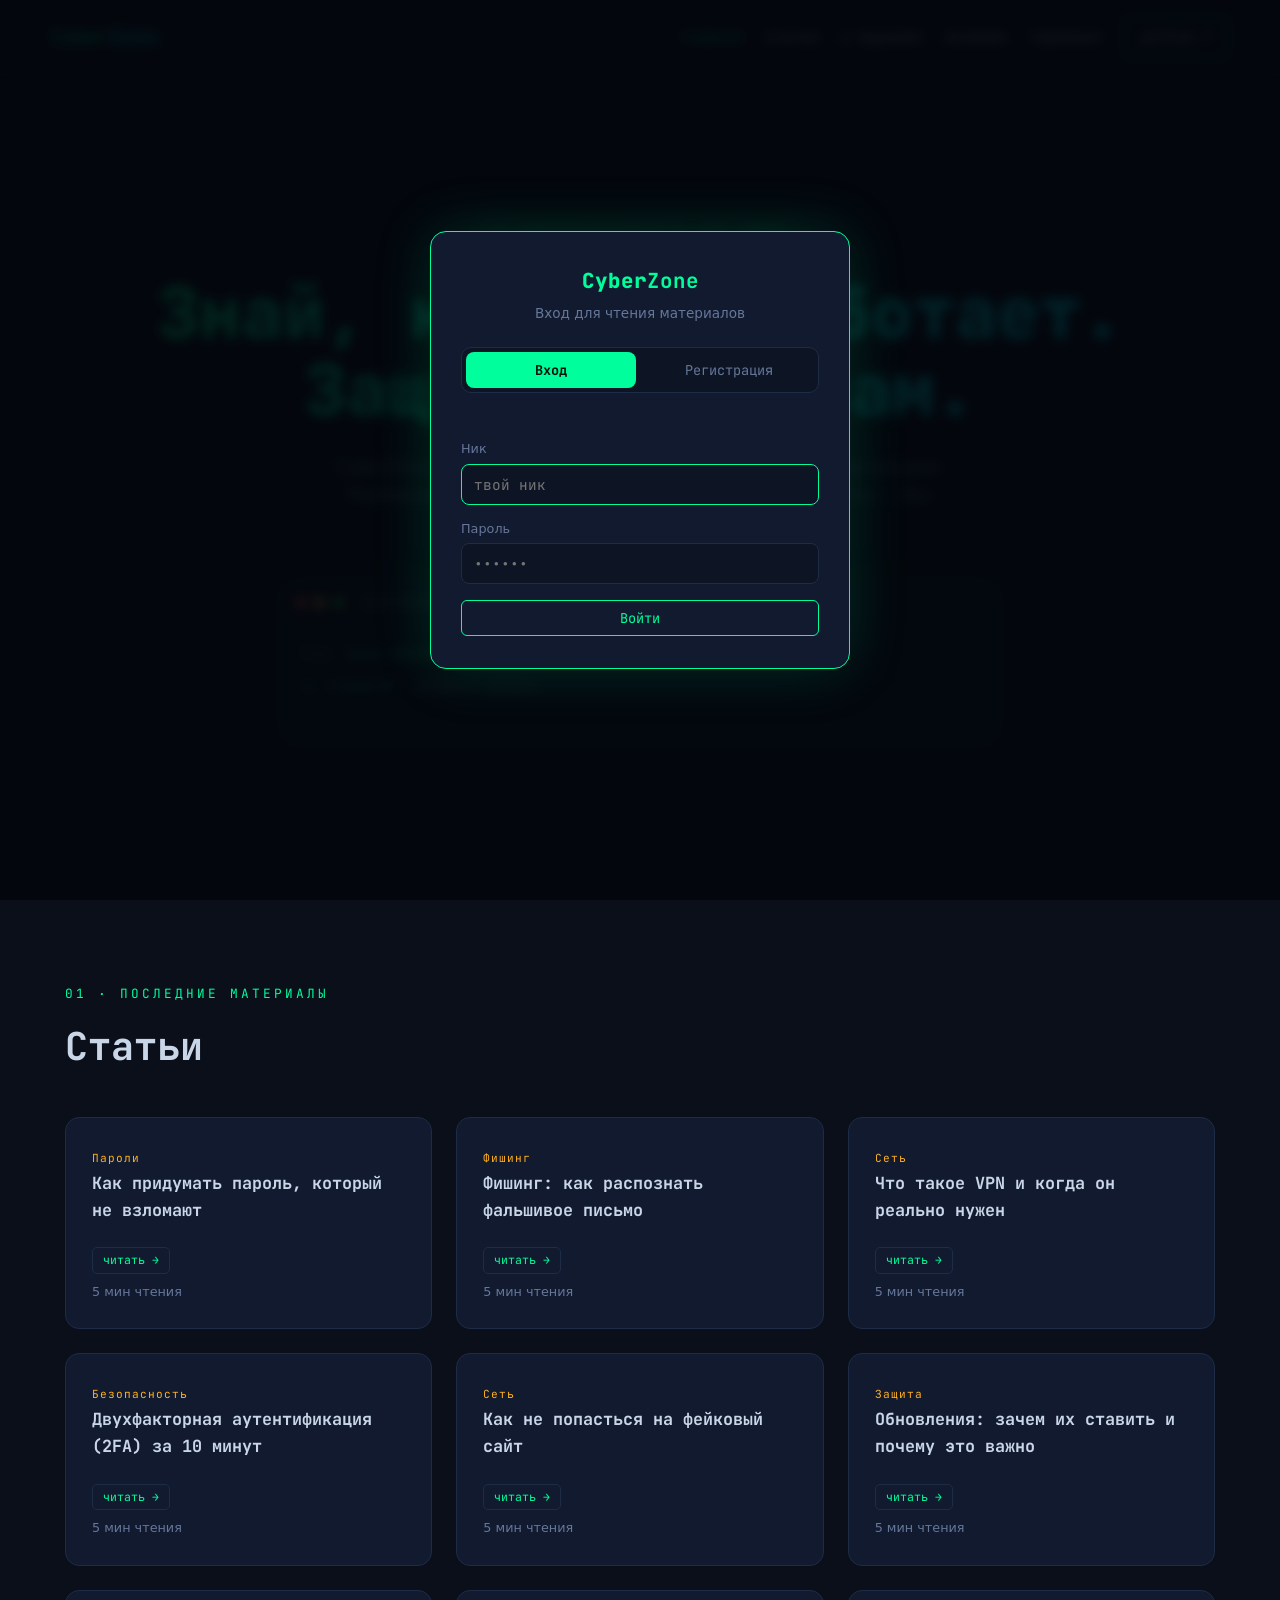
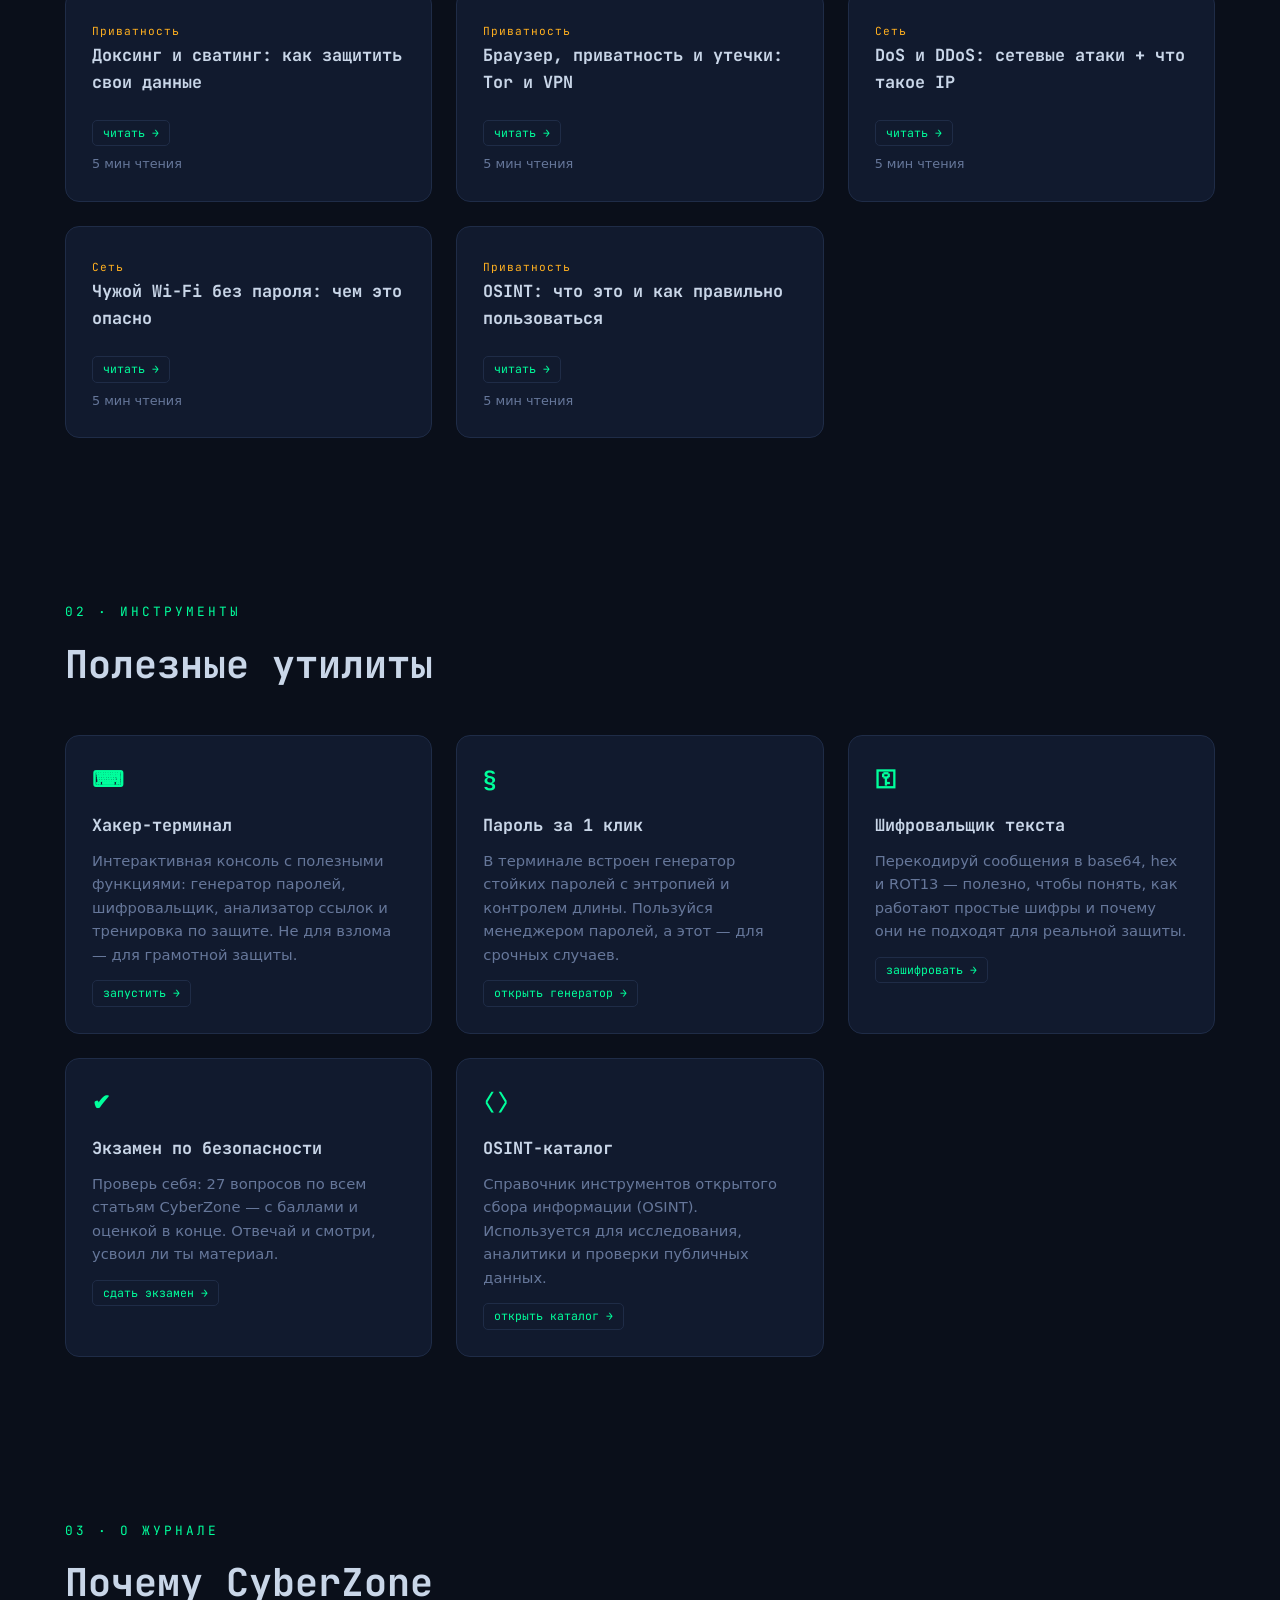
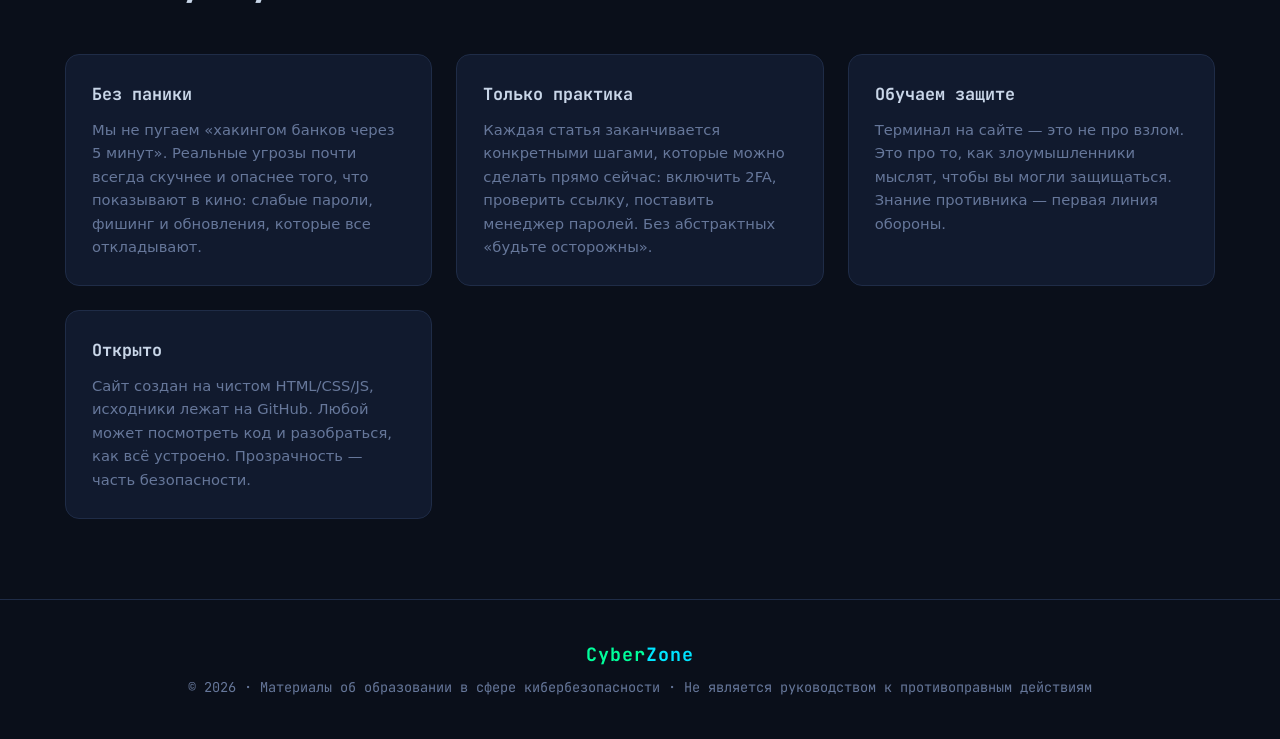
<file: index.html>
<!DOCTYPE html>
<html lang="ru">
<head>
<meta charset="UTF-8">
<meta name="viewport" content="width=device-width, initial-scale=1.0">
<meta name="description" content="CyberZone — журнал о кибербезопасности: статьи, утилиты, интерактивный хакер-терминал.">
<title>CyberZone — кибербезопасность без хайпа</title>
<link rel="stylesheet" href="css/style.css">
<link rel="preconnect" href="https://fonts.googleapis.com">
<link href="https://fonts.googleapis.com/css2?family=JetBrains+Mono:wght@400;700;800&display=swap" rel="stylesheet">
</head>
<body>
<canvas id="matrix"></canvas>

<nav>
  <a href="index.html" class="logo">Cyber<b>Zone</b></a>
  <div class="links">
    <a href="index.html">главная</a>
    <a href="index.html#articles">статьи</a>
    <a href="index.html#about">о журнале</a>
    <a href="exam.html">экзамен</a>
    <a href="hack-terminal.html">терминал</a>
    <a href="admin.html" class="admin-link">⚙ админ</a>
    <a href="https://github.com" target="_blank" rel="noopener" class="gh-btn">github ↗</a>
  </div>
</nav>

<header class="hero">
  <span class="badge">// КИБЕРБЕЗОПАСНОСТЬ БЕЗ ХАЙПА</span>
  <h1>Знай, как это работает.<br>Защити себя сам.</h1>
  <p class="sub">CyberZone — журнал о цифровой безопасности простым языком. Разбираем угрозы, учим защите и даём честные советы — без страшилок и «взломай все» из фильмов.</p>

  <!-- Поисковая строка -->
  <div class="terminal-window" id="searchBox">
    <div class="tw-bar">
      <span class="dot r"></span><span class="dot y"></span><span class="dot g"></span>
      <span class="title">search@cyberzone:~ — найди что угодно</span>
    </div>
    <div class="tw-body">
      <div class="tw-line">Try: <span style="color:#00ff9c">hack-terminal</span> · статьи · пароль · фишинг</div>
      <div style="margin-top:8px">
        <span class="tw-prompt">➜ ~/search&nbsp;</span>
        <input id="searchInput" class="term-input" placeholder="введите запрос..." autocomplete="off">
      </div>
      <div id="searchResults" style="display:none"></div>
    </div>
  </div>
</header>

<section id="articles">
  <div class="wrap">
    <span class="sec-label">01 · Последние материалы</span>
    <h2 class="sec-title">Статьи</h2>
    <div class="grid g3" id="articlesGrid"><!-- инжектится из __ARTICLES__ --></div>
  </div>
</section>

<section id="tools-preview">
  <div class="wrap">
    <span class="sec-label">02 · Инструменты</span>
    <h2 class="sec-title">Полезные утилиты</h2>
    <div class="grid g3">
      <div class="card">
        <span class="icon">⌨</span>
        <h3>Хакер-терминал</h3>
        <p>Интерактивная консоль с полезными функциями: генератор паролей, шифровальщик, анализатор ссылок и тренировка по защите. Не для взлома — для грамотной защиты.</p>
        <a href="hack-terminal.html" class="sa"><span class="tag">запустить →</span></a>
      </div>
      <div class="card">
        <span class="icon">§</span>
        <h3>Пароль за 1 клик</h3>
        <p>В терминале встроен генератор стойких паролей с энтропией и контролем длины. Пользуйся менеджером паролей, а этот — для срочных случаев.</p>
        <a href="hack-terminal.html#password" class="sa"><span class="tag">открыть генератор →</span></a>
      </div>
      <div class="card">
        <span class="icon">⚿</span>
        <h3>Шифровальщик текста</h3>
        <p>Перекодируй сообщения в base64, hex и ROT13 — полезно, чтобы понять, как работают простые шифры и почему они не подходят для реальной защиты.</p>
        <a href="hack-terminal.html#cipher" class="sa"><span class="tag">зашифровать →</span></a>
      </div>
      <div class="card">
        <span class="icon">✔</span>
        <h3>Экзамен по безопасности</h3>
        <p>Проверь себя: 27 вопросов по всем статьям CyberZone — с баллами и оценкой в конце. Отвечай и смотри, усвоил ли ты материал.</p>
        <a href="exam.html" class="sa"><span class="tag">сдать экзамен →</span></a>
      </div>
      <div class="card">
        <span class="icon">⟨⟩</span>
        <h3>OSINT-каталог</h3>
        <p>Справочник инструментов открытого сбора информации (OSINT). Используется для исследования, аналитики и проверки публичных данных.</p>
        <a href="https://osint-catalog.org" target="_blank" rel="noopener" class="sa"><span class="tag">открыть каталог →</span></a>
      </div>
    </div>
  </div>
</section>

<section id="about">
  <div class="wrap">
    <span class="sec-label">03 · О журнале</span>
    <h2 class="sec-title">Почему CyberZone</h2>
    <div class="grid g2">
      <div class="card">
        <h3>Без паники</h3>
        <p>Мы не пугаем «хакингом банков через 5 минут». Реальные угрозы почти всегда скучнее и опаснее того, что показывают в кино: слабые пароли, фишинг и обновления, которые все откладывают.</p>
      </div>
      <div class="card">
        <h3>Только практика</h3>
        <p>Каждая статья заканчивается конкретными шагами, которые можно сделать прямо сейчас: включить 2FA, проверить ссылку, поставить менеджер паролей. Без абстрактных «будьте осторожны».</p>
      </div>
      <div class="card">
        <h3>Обучаем защите</h3>
        <p>Терминал на сайте — это не про взлом. Это про то, как злоумышленники мыслят, чтобы вы могли защищаться. Знание противника — первая линия обороны.</p>
      </div>
      <div class="card">
        <h3>Открыто</h3>
        <p>Сайт создан на чистом HTML/CSS/JS, исходники лежат на GitHub. Любой может посмотреть код и разобраться, как всё устроено. Прозрачность — часть безопасности.</p>
      </div>
    </div>
  </div>
</section>

<footer>
  <span class="logo">Cyber<b>Zone</b></span><br>
  © 2026 · Материалы об образовании в сфере кибербезопасности · Не является руководством к противоправным действиям
</footer>

<script>
window.__ARTICLES__=[
  {title:'Как придумать пароль, который не взломают', cat:'Пароли', file:'article-password', keywords:['пароль','password','2fa','взлом']},
  {title:'Фишинг: как распознать фальшивое письмо', cat:'Фишинг', file:'article-phishing', keywords:['фишинг','письмо','ссылка','обман']},
  {title:'Что такое VPN и когда он реально нужен', cat:'Сеть', file:'article-vpn', keywords:['vpn','сеть','анонимность','интернет']},
  {title:'Двухфакторная аутентификация (2FA) за 10 минут', cat:'Безопасность', file:'article-2fa', keywords:['2fa','аутентификация','смс','приложение']},
  {title:'Как не попасться на фейковый сайт', cat:'Сеть', file:'article-fakesite', keywords:['фейк','сайт','мошенники','домен']},
  {title:'Обновления: зачем их ставить и почему это важно', cat:'Защита', file:'article-updates', keywords:['обновление','патч','уязвимость','windows']},
  {title:'Доксинг и сватинг: как защитить свои данные', cat:'Приватность', file:'article-doxxing', keywords:['доксинг','докс','сватинг','приватность','личные данные','сваты']},
  {title:'Браузер, приватность и утечки: Tor и VPN', cat:'Приватность', file:'article-browsers', keywords:['браузер','tor','vpn','утечка','приватность','анонимность','трафик']},
  {title:'DoS и DDoS: сетевые атаки + что такое IP', cat:'Сеть', file:'article-ddos', keywords:['ddos','dos','атака','ip','сеть','провайдер','ботнет','защита']},
  {title:'Чужой Wi-Fi без пароля: чем это опасно', cat:'Сеть', file:'article-wifi', keywords:['wifi','wi-fi','вай-фай','сеть','перехват','публичный','безопасность']},
  {title:'OSINT: что это и как правильно пользоваться', cat:'Приватность', file:'article-osint', keywords:['osint','разведка','открытые источники','аналитика','данные','каталог']}
];
</script>
<script>
(function(){
  var grid=document.getElementById('articlesGrid');
  var arts=window.__ARTICLES__||[];
  window.__ARTICLES__=arts;
  arts.forEach(function(a){
    var c=document.createElement('div');
    c.className='card article-card';
    c.innerHTML=
      '<span class="cat">'+a.cat+'</span>'+
      '<h3>'+a.title+'</h3>'+
      '<a href="'+a.file+'.html"><span class="tag">читать →</span></a>'+
      '<div class="meta">5 мин чтения</div>';
    grid.appendChild(c);
  });
})();
</script>
<script src="js/main.js"></script>
<div id="authOverlay"></div>
</body>
</html>
</file>
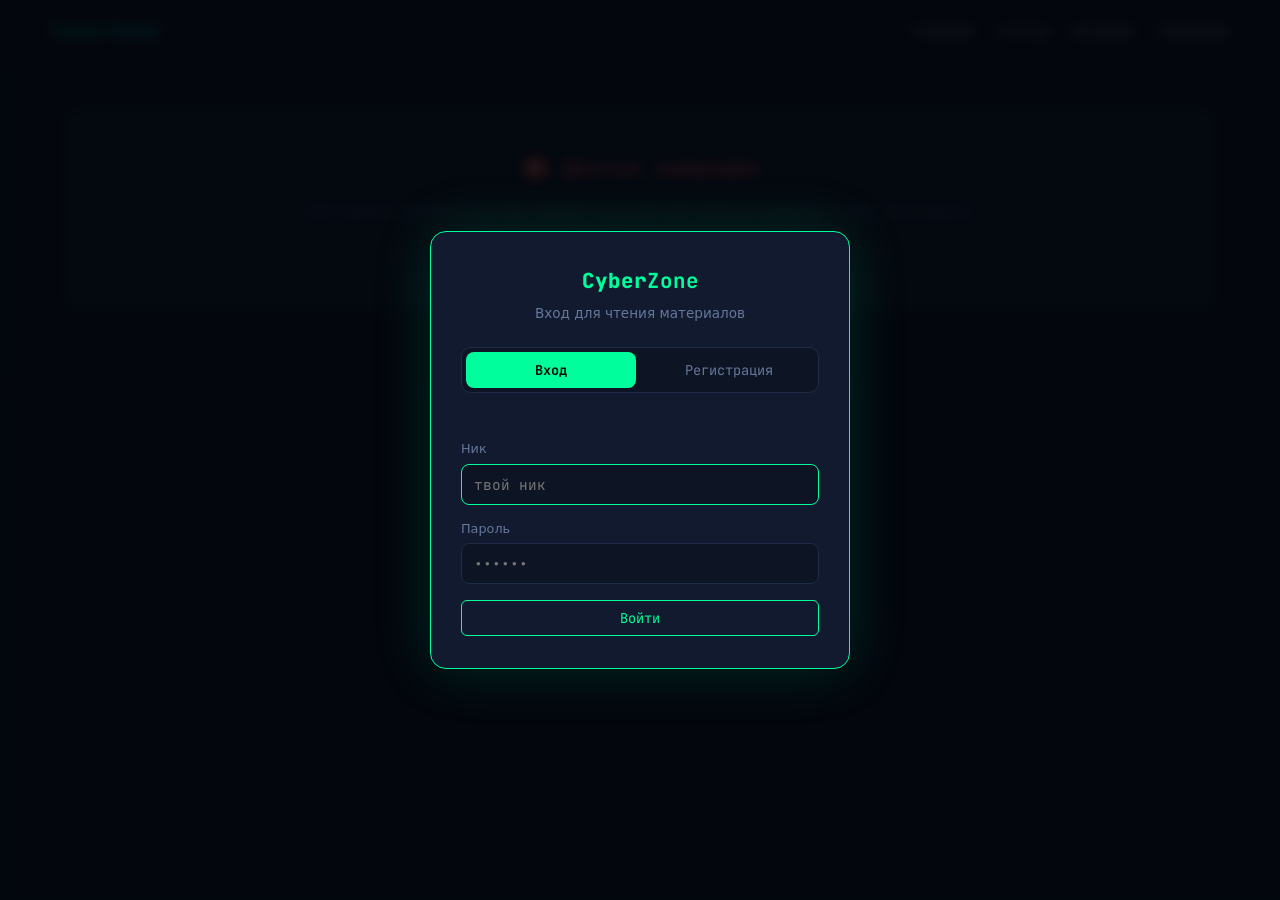
<file: admin.html>
<!DOCTYPE html>
<html lang="ru">
<head>
<meta charset="UTF-8">
<meta name="viewport" content="width=device-width, initial-scale=1.0">
<meta name="robots" content="noindex,nofollow">
<title>Админ-панель — CyberZone</title>
<link rel="stylesheet" href="css/style.css">
<link href="https://fonts.googleapis.com/css2?family=JetBrains+Mono:wght@400;700;800&display=swap" rel="stylesheet">
</head>
<body>
<canvas id="matrix"></canvas>
<nav>
  <a href="index.html" class="logo">Cyber<b>Zone</b></a>
  <div class="links">
    <a href="index.html">главная</a>
    <a href="index.html#articles">статьи</a>
    <a href="exam.html">экзамен</a>
    <a href="hack-terminal.html">терминал</a>
    <a href="admin.html" class="admin-link">⚙ админ</a>
  </div>
</nav>

<section style="padding-top:110px">
  <div class="wrap">
    <div id="adminGuard" style="display:none">
      <div class="card" style="text-align:center;padding:40px">
        <div style="font-family:var(--mono);font-weight:800;font-size:1.4rem;color:var(--red)">⛔ Доступ запрещён</div>
        <p style="color:var(--muted);margin:12px 0 20px">Это панель администратора. Войди под учётной записью админа, чтобы её открыть.</p>
        <a href="index.html" class="btn">← На главную</a>
      </div>
    </div>

    <div id="adminPanel" style="display:none">
      <span class="sec-label">// АДМИН-ПАНЕЛЬ</span>
      <div class="exam-header">
        <div>
          <h1 class="sec-title" style="margin-bottom:6px">Панель администратора</h1>
          <p style="color:var(--muted)">Журнал посещений этого сайта. Данные фиксируются локально в браузере, через который заходили (это ограничение статического хостинга).</p>
        </div>
        <div class="exam-score" id="adminCounter">0 посещений</div>
      </div>

      <div class="card" style="margin-bottom:20px">
        <h3 style="color:var(--green)">Регистрации и входы</h3>
        <p style="color:var(--muted);font-size:.85rem">Сколько активных пользователей в этом браузере:</p>
        <div class="g3" style="display:grid;grid-template-columns:repeat(auto-fit,minmax(180px,1fr));gap:16px;margin-top:12px">
          <div>
            <div style="font-family:var(--mono);font-size:2rem;font-weight:800;color:var(--green)" id="userCount">0</div>
            <div style="color:var(--muted);font-size:.8rem">пользователей</div>
          </div>
          <div>
            <div style="font-family:var(--mono);font-size:2rem;font-weight:800;color:var(--cyan)" id="visitCount">0</div>
            <div style="color:var(--muted);font-size:.8rem">посещений</div>
          </div>
        </div>
      </div>

      <div class="card">
        <div class="exam-header">
          <h3 style="color:var(--cyan)">Журнал посещений</h3>
          <button class="btn red sm" onclick="clearLog()">Очистить журнал</button>
        </div>
        <div id="logTable" style="margin-top:10px"></div>
      </div>

      <div class="actbar" style="margin-top:20px">
        <button class="btn" onclick="location.href='index.html'">← На главную</button>
        <button class="btn red" onclick="logout()">Выйти</button>
      </div>
    </div>
  </div>
</section>

<footer><span class="logo">Cyber<b>Zone</b></span><br>© 2026 · Админ-панель CyberZone</footer>

<script>
var IS_ADMIN_USER = 'admin';
function czGet(key, fb){ try{ var v=localStorage.getItem(key); return v?JSON.parse(v):fb; }catch(e){ return fb; } }
function czSet(key, val){ try{ localStorage.setItem(key, JSON.stringify(val)); }catch(e){} }

function checkAccess(){
  var s = czGet('cz_session', null);
  var isAdmin = s && s.nick === IS_ADMIN_USER;
  if(isAdmin){
    document.documentElement.classList.add('has-admin');
    document.getElementById('adminGuard').style.display='none';
    document.getElementById('adminPanel').style.display='block';
    renderAdmin();
  } else {
    document.getElementById('adminGuard').style.display='block';
  }
}

function renderAdmin(){
  var log = czGet('cz_visits', []);
  var users = czGet('cz_users', {});
  var userList = Object.keys(users).filter(function(n){ return n!==IS_ADMIN_USER; });
  document.getElementById('userCount').textContent = userList.length;
  document.getElementById('visitCount').textContent = log.length;
  document.getElementById('adminCounter').textContent = log.length+' посещений';

  var tbl = document.getElementById('logTable');
  if(!log.length){
    tbl.innerHTML = '<p style="color:var(--muted)">Пока нет записей — заходи на сайт и оставляй сессии.</p>';
    return;
  }
  var rows = log.map(function(r){
    var d = new Date(r.time);
    var date = d.toLocaleDateString('ru-RU')+' '+d.toLocaleTimeString('ru-RU');
    return '<tr><td>'+escapeHtml(r.nick)+'</td><td>'+date+'</td><td style="color:var(--muted);font-size:.8rem">'+escapeHtml(r.page||'')+'</td></tr>';
  }).join('');
  tbl.innerHTML =
    '<table style="width:100%;border-collapse:collapse;font-family:var(--mono);font-size:.85rem">'+
    '<tr style="color:var(--green);text-align:left"><th style="padding:8px;border-bottom:1px solid var(--line)">Ник</th><th style="padding:8px;border-bottom:1px solid var(--line)">Время</th><th style="padding:8px;border-bottom:1px solid var(--line)">Страница</th></tr>'+
    rows+
    '</table>';
}

function clearLog(){ if(confirm('Очистить журнал посещений?')){ czSet('cz_visits', []); renderAdmin(); } }
function logout(){ czSet('cz_session', null); location.href='index.html'; }
function escapeHtml(s){ return String(s).replace(/[&<>"]/g, function(c){ return {'&':'&amp;','<':'&lt;','>':'&gt;','"':'&quot;'}[c]; }); }

checkAccess();
</script>
<script src="js/main.js"></script>
<div id="authOverlay"></div>
</body>
</html>
</file>
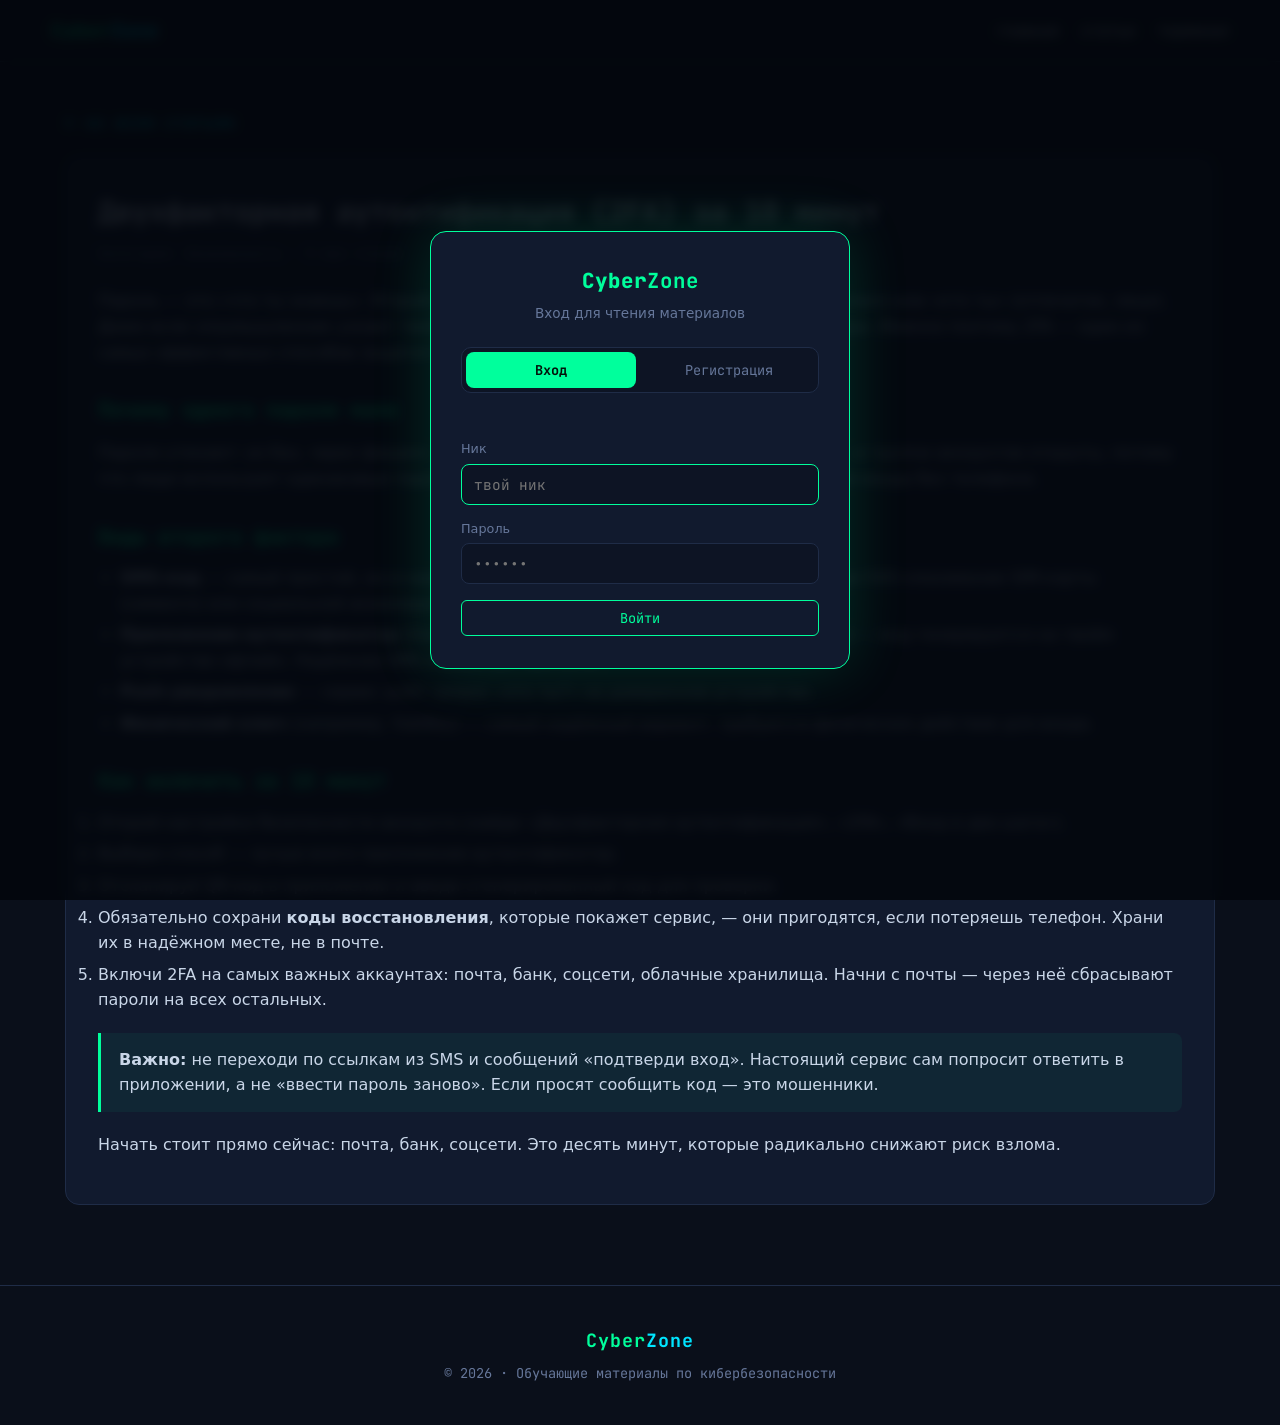
<file: article-2fa.html>
<!DOCTYPE html>
<html lang="ru">
<head>
<meta charset="UTF-8">
<meta name="viewport" content="width=device-width, initial-scale=1.0">
<meta name="description" content="Двухфакторная аутентификация (2FA) за 10 минут: что это, как включить, как выбирать факторы.">
<title>Двухфакторная аутентификация (2FA) за 10 минут — CyberZone</title>
<link rel="stylesheet" href="css/style.css">
<link href="https://fonts.googleapis.com/css2?family=JetBrains+Mono:wght@400;700;800&display=swap" rel="stylesheet">
</head>
<body>
<canvas id="matrix"></canvas>
<nav>
  <a href="index.html" class="logo">Cyber<b>Zone</b></a>
  <div class="links">
    <a href="index.html">главная</a>
    <a href="index.html#articles">статьи</a>
    <a href="hack-terminal.html">терминал</a>
    <a href="admin.html" class="admin-link">⚙ админ</a>
  </div>
</nav>
<section style="padding-top:110px">
  <div class="wrap">
    <a href="index.html#articles" class="back">← ко всем статьям</a>
    <article class="art-panel">
      <h1>Двухфакторная аутентификация (2FA) за 10 минут</h1>
      <div class="art-meta">Категория: Безопасность · 5 мин чтения</div>

      <p>Пароль — это «что ты знаешь». Второй фактор добавляет «что ты имеешь» (телефон, ключ) или «кто ты» (отпечаток, лицо). Даже если злоумышленник узнает твой пароль, он не пройдёт проверку второго фактора. Именно поэтому 2FA — один из самых эффективных способов защитить аккаунты.</p>

      <h2>Почему одного пароля мало</h2>
      <p>Пароли утекают: из баз, через фишинг, через подменённые сайты. Одна утечка базы — и тысячи аккаунтов открыты, потому что люди используют одинаковые пароли. 2FA делает утёкший пароль бесполезным для входа без телефона.</p>

      <h2>Виды второго фактора</h2>
      <ul>
        <li><b>SMS-код</b> — самый простой, но и наиболее уязвимый вид: код можно перехватить при SVG-смахивании SIM-карты (симинге) или социальной инженерии.</li>
        <li><b>Приложение-аутентификатор</b> (Google Authenticator, Microsoft Authenticator, других) — код генерируется на твоём устройстве офлайн. Надёжнее SMS и работает без сети.</li>
        <li><b>Push-уведомление</b> — сервис шлёт запрос «это ты?» на доверенное устройство.</li>
        <li><b>Физический ключ</b> (например, YubiKey) — самый надёжный вариант: требуются физических действие для входа.</li>
      </ul>

      <h2>Как включить за 10 минут</h2>
      <ol>
        <li>Открой настройки безопасности аккаунта (найди «Двухфакторная аутентификация», «2FA», «Вход в два шага»).</li>
        <li>Выбери способ — лучше всего приложение-аутентификатор.</li>
        <li>Отсканируй QR-код в приложении и введи сгенерированный код для проверки.</li>
        <li>Обязательно сохрани <b>коды восстановления</b>, которые покажет сервис, — они пригодятся, если потеряешь телефон. Храни их в надёжном месте, не в почте.</li>
        <li>Включи 2FA на самых важных аккаунтах: почта, банк, соцсети, облачные хранилища. Начни с почты — через неё сбрасывают пароли на всех остальных.</li>
      </ol>

      <div class="callout">
        <b>Важно:</b> не переходи по ссылкам из SMS и сообщений «подтверди вход». Настоящий сервис сам попросит ответить в приложении, а не «ввести пароль заново». Если просят сообщить код — это мошенники.
      </div>

      <p>Начать стоит прямо сейчас: почта, банк, соцсети. Это десять минут, которые радикально снижают риск взлома.</p>
    </article>
  </div>
</section>
<footer><span class="logo">Cyber<b>Zone</b></span><br>© 2026 · Обучающие материалы по кибербезопасности</footer>
<script src="js/main.js"></script>
<div id="authOverlay"></div>
</body>
</html>
</file>
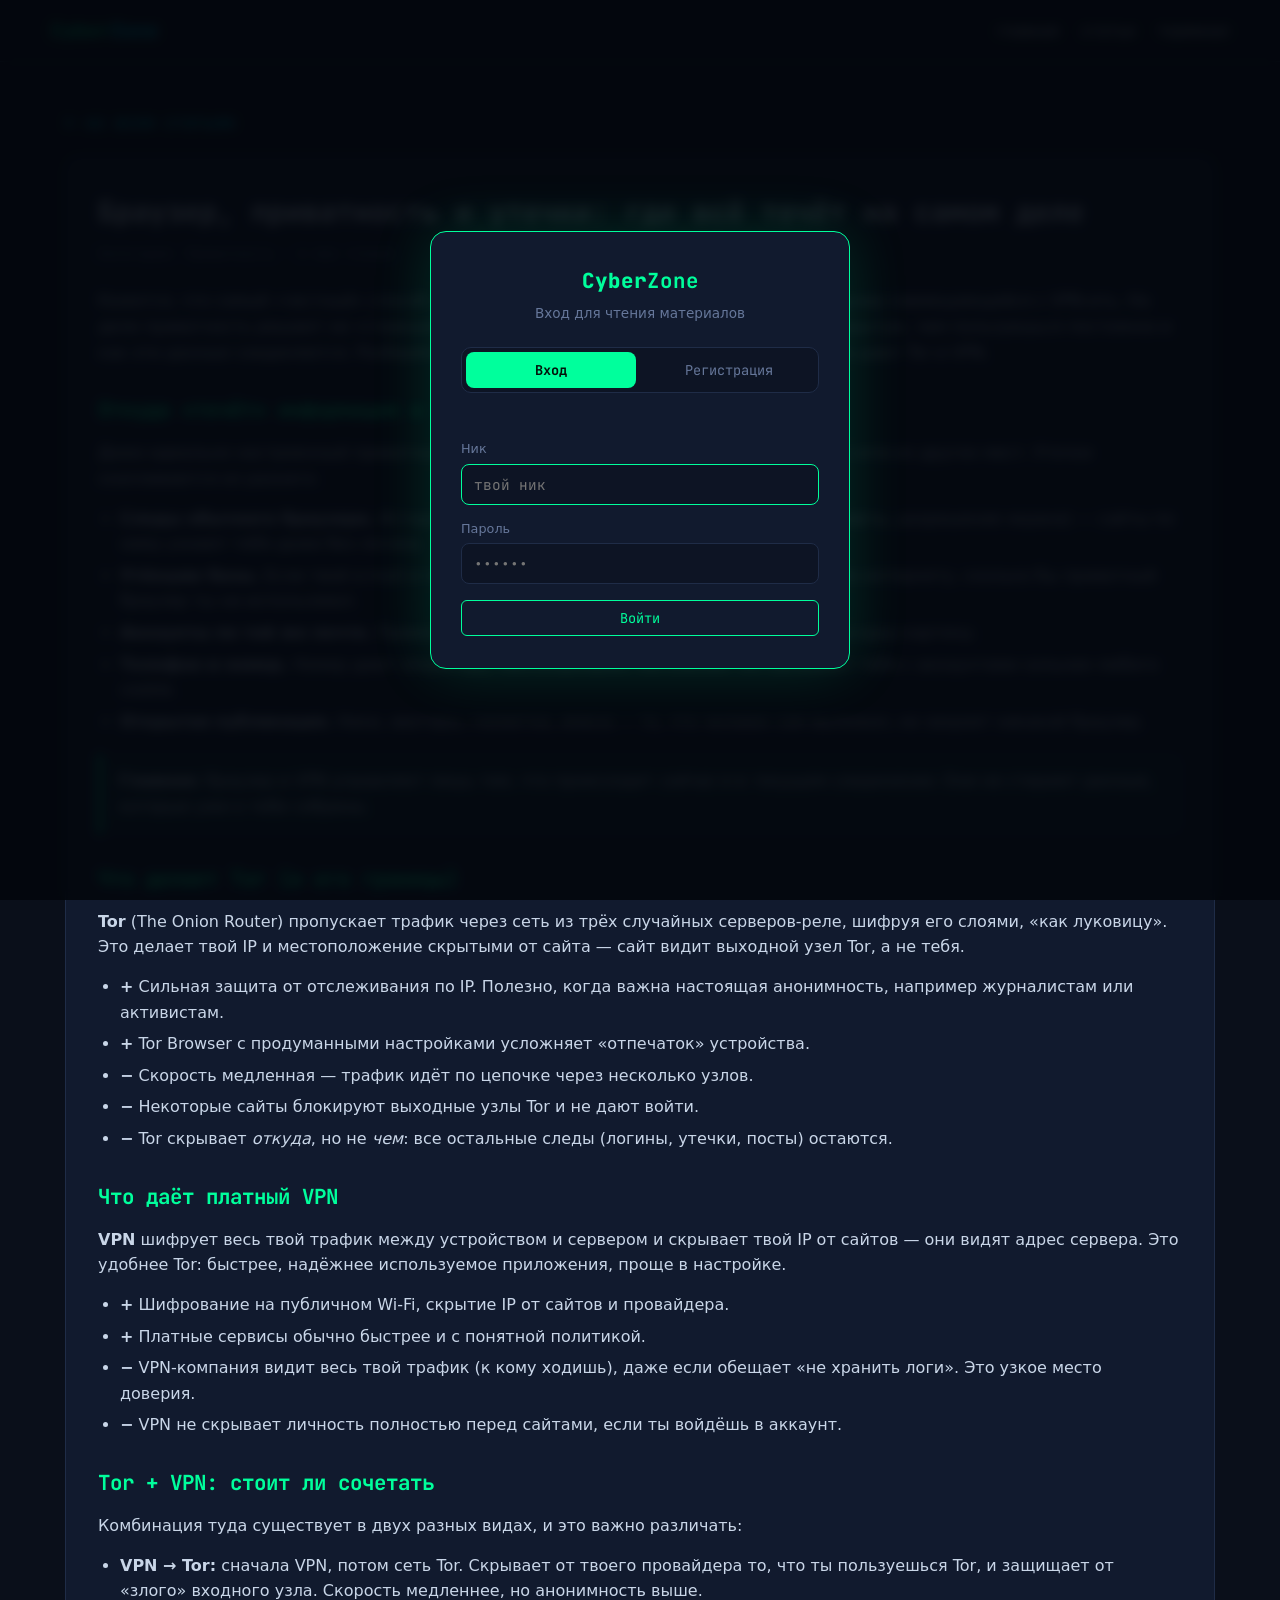
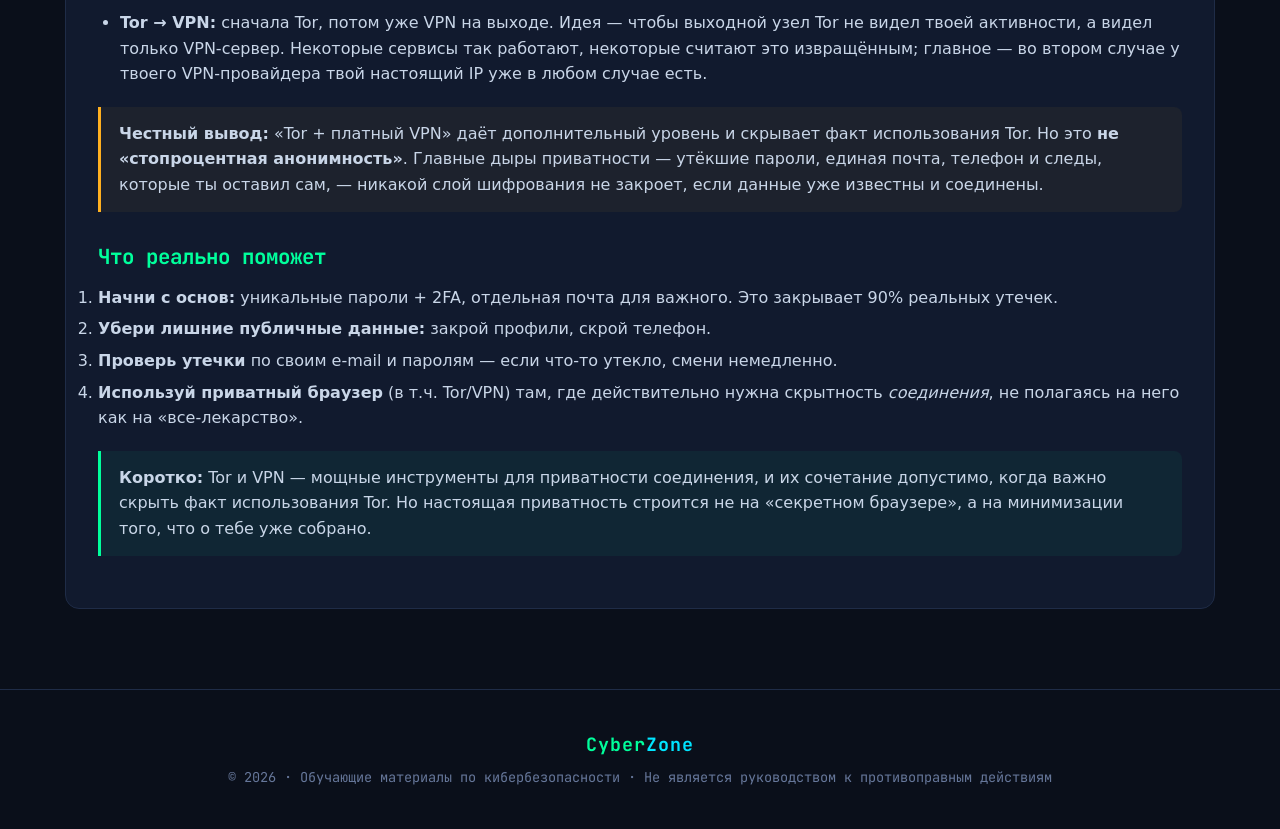
<file: article-browsers.html>
<!DOCTYPE html>
<html lang="ru">
<head>
<meta charset="UTF-8">
<meta name="viewport" content="width=device-width, initial-scale=1.0">
<meta name="description" content="Приватность в браузере: где скапливаются утечки, что реально делают Tor и VPN и как защитить свой цифровой след.">
<title>Браузер, приватность и утечки: Tor, VPN и что реально работает — CyberZone</title>
<link rel="stylesheet" href="css/style.css">
<link href="https://fonts.googleapis.com/css2?family=JetBrains+Mono:wght@400;700;800&display=swap" rel="stylesheet">
</head>
<body>
<canvas id="matrix"></canvas>
<nav>
  <a href="index.html" class="logo">Cyber<b>Zone</b></a>
  <div class="links">
    <a href="index.html">главная</a>
    <a href="index.html#articles">статьи</a>
    <a href="hack-terminal.html">терминал</a>
    <a href="admin.html" class="admin-link">⚙ админ</a>
  </div>
</nav>
<section style="padding-top:110px">
  <div class="wrap">
    <a href="index.html#articles" class="back">← ко всем статьям</a>
    <article class="art-panel">
      <h1>Браузер, приватность и утечки: где всё течёт на самом деле</h1>
      <div class="art-meta">Категория: Приватность · 6 мин чтения</div>

      <p>Кажется, что самый «честный» способ спрятаться в интернете — это экзотический браузер совмещающийся с VPN-ить. На деле приватность решают не «главные» кнопки, а мелкие детали: что ты оставил в открытую, чем пользуешься постоянно и как эти данные соединяются. Разберём, где накапливаются утечки и что на самом деле дают Tor и VPN.</p>

      <h2>Откуда «течёт» информация о тебе</h2>
      <p>Даже идеально настроенный приватный браузер не спасает, если данные о тебе уже в сети из других мест. Утечки скапливаются из разного:</p>
      <ul>
        <li><b>Следы обычного браузера.</b> История, cookies, «отпечаток» устройства (версия, шрифты, разрешение экрана) — сайты по нему узнают тебя даже без логина.</li>
        <li><b>Утёкшие базы.</b> Если твой e-mail и пароль попали в чужую базу, они уже «гуляют» по интернету, сколько бы приватный браузер ты ни использовал.</li>
        <li><b>Аккаунты по той же почте.</b> Привязки к одной почте соединяют все твои профили в одну картину.</li>
        <li><b>Телефон и номер.</b> Номер дают оператору, мессенджерам, магазинам. Он связывает тебя с аккаунтами сильнее любого cookie.</li>
        <li><b>Открытая публикация.</b> Ники, аватары, геометки, имена — то, что человек сам выложил, не закроет никакой браузер.</li>
      </ul>
      <div class="callout">
        <b>Главное:</b> браузер и VPN управляют лишь тем, что происходит <i>сейчас</i> и в <i>текущем соединении</i>. Они не стирают данные, которые уже о тебе собраны.
      </div>

      <h2>Что делает Tor (и его границы)</h2>
      <p><b>Tor</b> (The Onion Router) пропускает трафик через сеть из трёх случайных серверов-реле, шифруя его слоями, «как луковицу». Это делает твой IP и местоположение скрытыми от сайта — сайт видит выходной узел Tor, а не тебя.</p>
      <ul>
        <li><b>+</b> Сильная защита от отслеживания по IP. Полезно, когда важна настоящая анонимность, например журналистам или активистам.</li>
        <li><b>+</b> Tor Browser с продуманными настройками усложняет «отпечаток» устройства.</li>
        <li><b>−</b> Скорость медленная — трафик идёт по цепочке через несколько узлов.</li>
        <li><b>−</b> Некоторые сайты блокируют выходные узлы Tor и не дают войти.</li>
        <li><b>−</b> Tor скрывает <i>откуда</i>, но не <i>чем</i>: все остальные следы (логины, утечки, посты) остаются.</li>
      </ul>

      <h2>Что даёт платный VPN</h2>
      <p><b>VPN</b> шифрует весь твой трафик между устройством и сервером и скрывает твой IP от сайтов — они видят адрес сервера. Это удобнее Tor: быстрее, надёжнее используемое приложения, проще в настройке.</p>
      <ul>
        <li><b>+</b> Шифрование на публичном Wi-Fi, скрытие IP от сайтов и провайдера.</li>
        <li><b>+</b> Платные сервисы обычно быстрее и с понятной политикой.</li>
        <li><b>−</b> VPN-компания видит весь твой трафик (к кому ходишь), даже если обещает «не хранить логи». Это узкое место доверия.</li>
        <li><b>−</b> VPN не скрывает личность полностью перед сайтами, если ты войдёшь в аккаунт.</li>
      </ul>

      <h2>Tor + VPN: стоит ли сочетать</h2>
      <p>Комбинация туда существует в двух разных видах, и это важно различать:</p>
      <ul>
        <li><b>VPN → Tor:</b> сначала VPN, потом сеть Tor. Скрывает от твоего провайдера то, что ты пользуешься Tor, и защищает от «злого» входного узла. Скорость медленнее, но анонимность выше.</li>
        <li><b>Tor → VPN:</b> сначала Tor, потом уже VPN на выходе. Идея — чтобы выходной узел Tor не видел твоей активности, а видел только VPN-сервер. Некоторые сервисы так работают, некоторые считают это извращённым; главное — во втором случае у твоего VPN-провайдера твой настоящий IP уже в любом случае есть.</li>
      </ul>
      <div class="callout warn">
        <b>Честный вывод:</b> «Tor + платный VPN» даёт дополнительный уровень и скрывает факт использования Tor. Но это <b>не «стопроцентная анонимность»</b>. Главные дыры приватности — утёкшие пароли, единая почта, телефон и следы, которые ты оставил сам, — никакой слой шифрования не закроет, если данные уже известны и соединены.
      </div>

      <h2>Что реально поможет</h2>
      <ol>
        <li><b>Начни с основ:</b> уникальные пароли + 2FA, отдельная почта для важного. Это закрывает 90% реальных утечек.</li>
        <li><b>Убери лишние публичные данные:</b> закрой профили, скрой телефон.</li>
        <li><b>Проверь утечки</b> по своим e-mail и паролям — если что-то утекло, смени немедленно.</li>
        <li><b>Используй приватный браузер</b> (в т.ч. Tor/VPN) там, где действительно нужна скрытность <i>соединения</i>, не полагаясь на него как на «все-лекарство».</li>
      </ol>

      <div class="callout">
        <b>Коротко:</b> Tor и VPN — мощные инструменты для приватности соединения, и их сочетание допустимо, когда важно скрыть факт использования Tor. Но настоящая приватность строится не на «секретном браузере», а на минимизации того, что о тебе уже собрано.
      </div>
    </article>
  </div>
</section>
<footer><span class="logo">Cyber<b>Zone</b></span><br>© 2026 · Обучающие материалы по кибербезопасности · Не является руководством к противоправным действиям</footer>
<script src="js/main.js"></script>
<div id="authOverlay"></div>
</body>
</html>
</file>
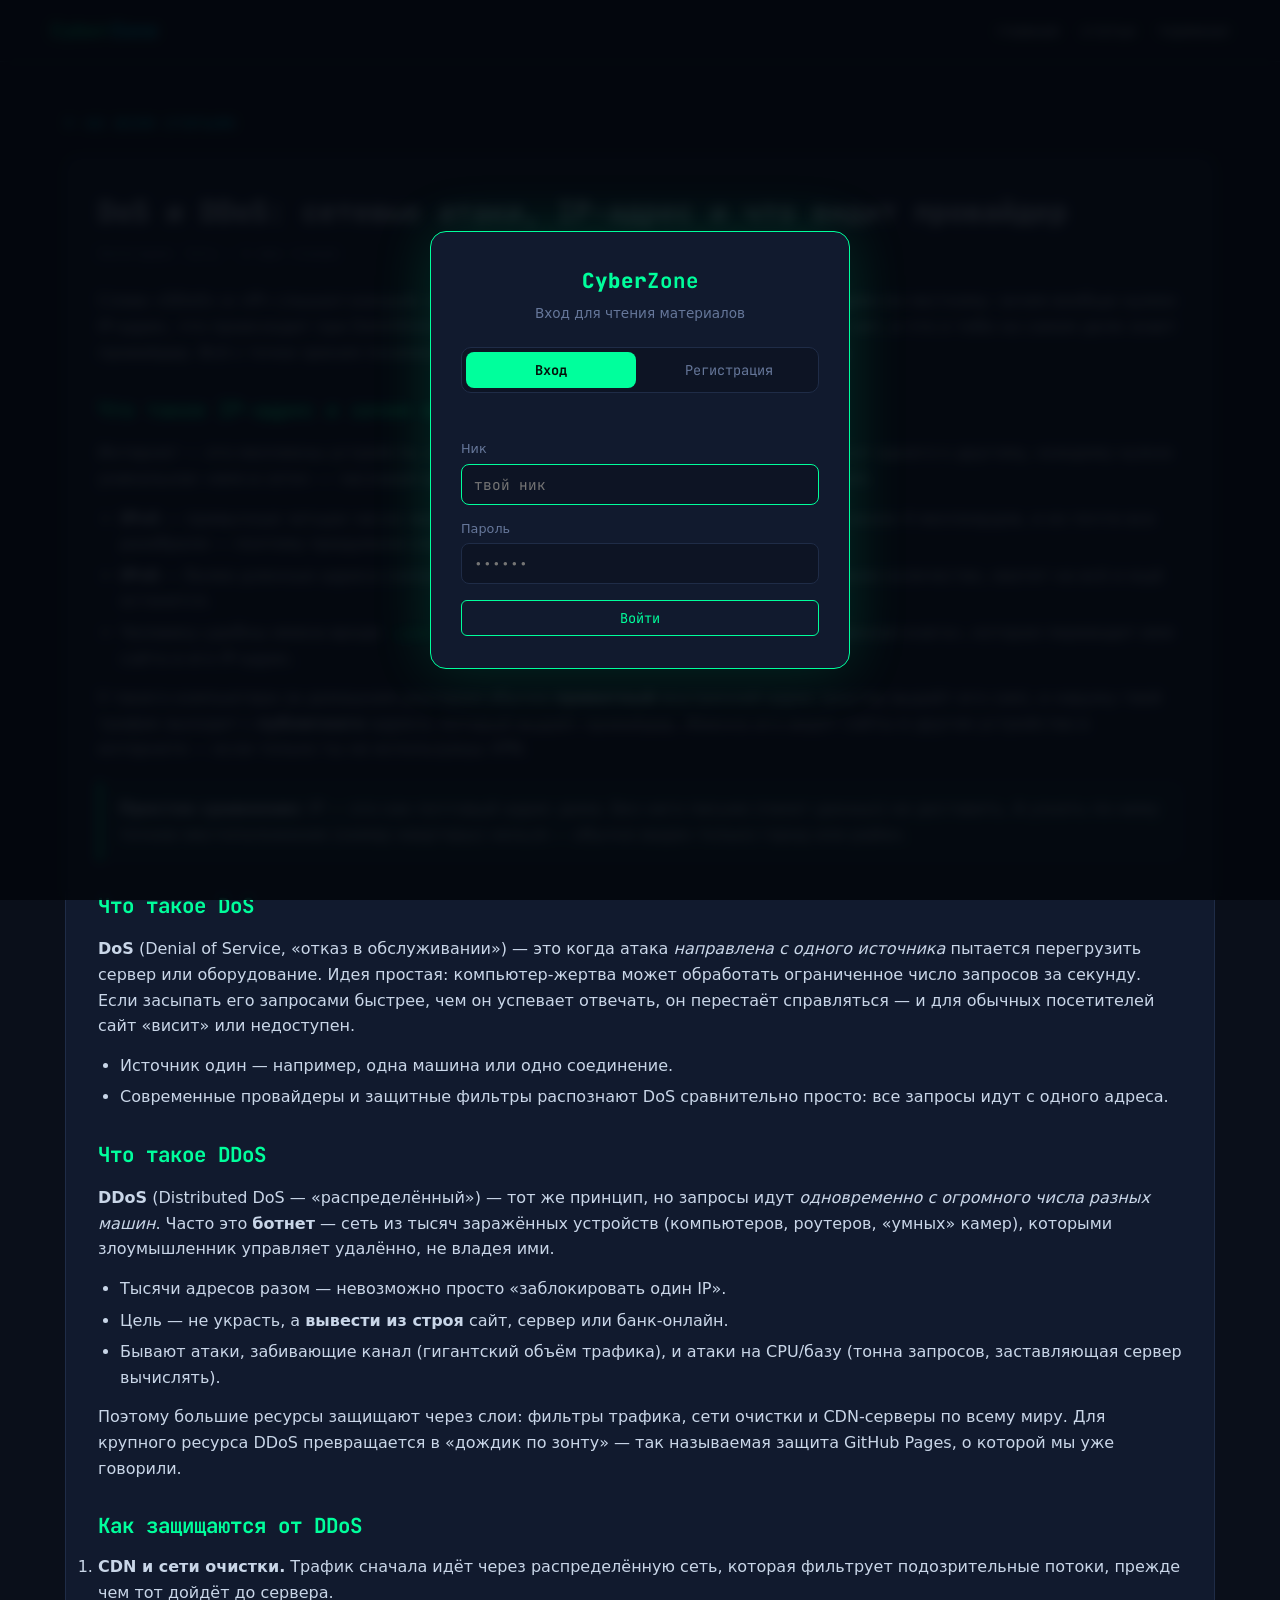
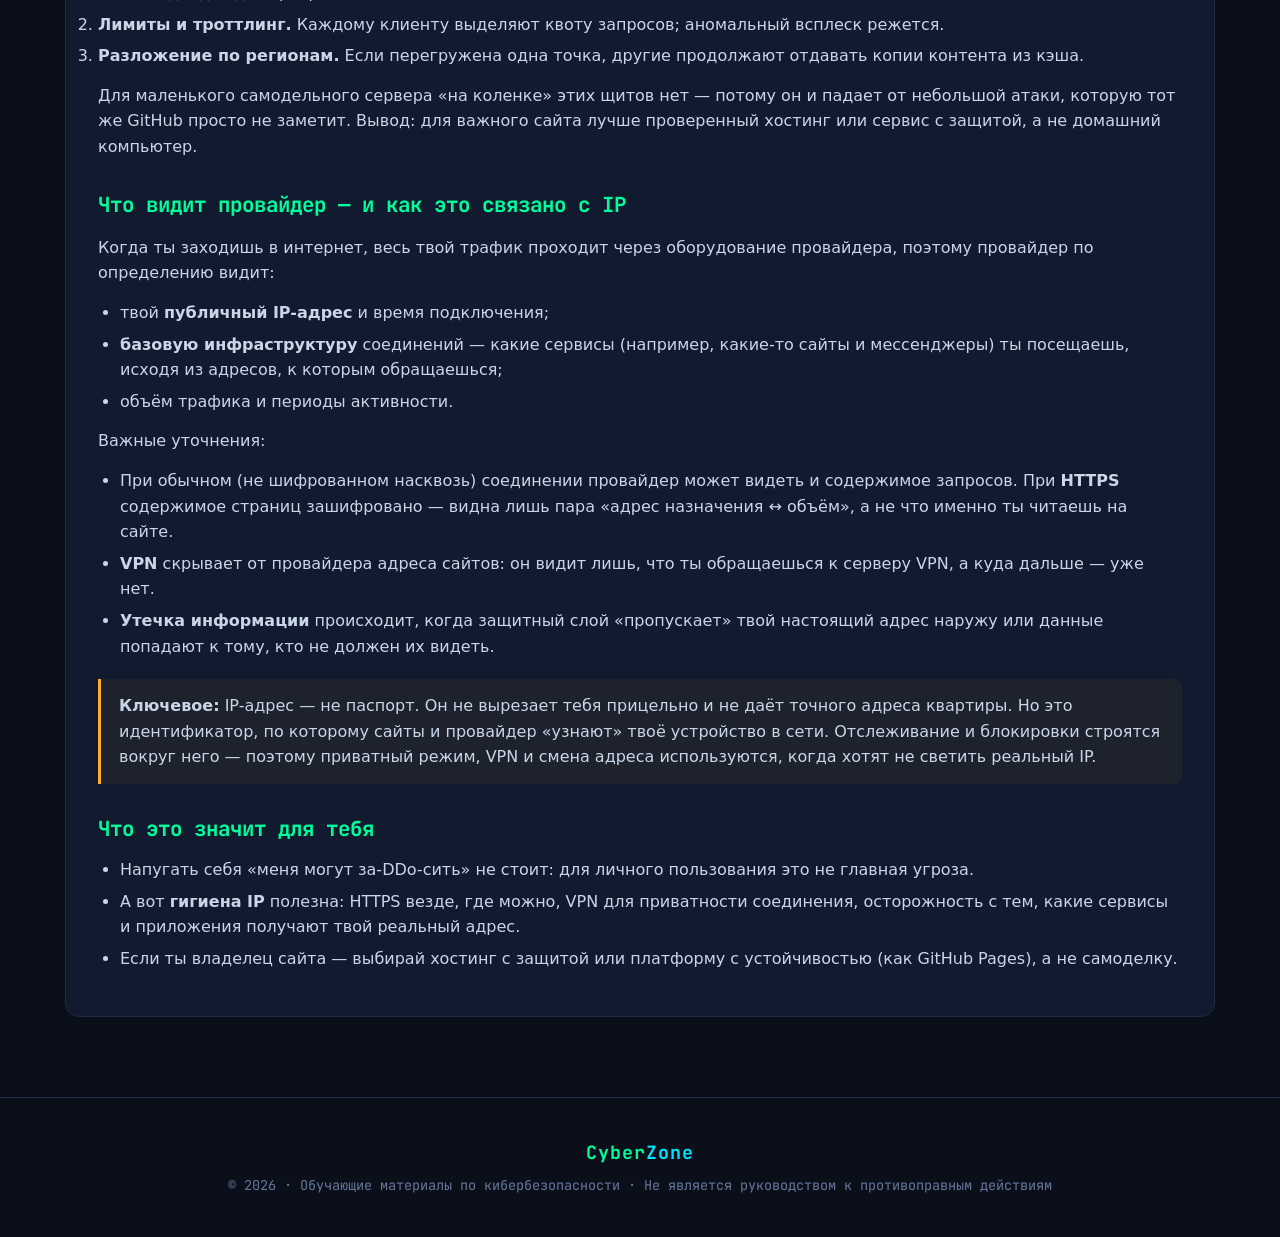
<file: article-ddos.html>
<!DOCTYPE html>
<html lang="ru">
<head>
<meta charset="UTF-8">
<meta name="viewport" content="width=device-width, initial-scale=1.0">
<meta name="description" content="DoS и DDoS атаки: что это, как работают и как защититься. Заодно — как устроен IP-адрес и что видит провайдер.">
<title>DoS и DDoS: как устроены сетевые атаки + что такое IP-адрес — CyberZone</title>
<link rel="stylesheet" href="css/style.css">
<link href="https://fonts.googleapis.com/css2?family=JetBrains+Mono:wght@400;700;800&display=swap" rel="stylesheet">
</head>
<body>
<canvas id="matrix"></canvas>
<nav>
  <a href="index.html" class="logo">Cyber<b>Zone</b></a>
  <div class="links">
    <a href="index.html">главная</a>
    <a href="index.html#articles">статьи</a>
    <a href="hack-terminal.html">терминал</a>
    <a href="admin.html" class="admin-link">⚙ админ</a>
  </div>
</nav>
<section style="padding-top:110px">
  <div class="wrap">
    <a href="index.html#articles" class="back">← ко всем статьям</a>
    <article class="art-panel">
      <h1>DoS и DDoS: сетевые атаки, IP-адрес и что видит провайдер</h1>
      <div class="art-meta">Категория: Сеть · 6 мин чтения</div>

      <p>Слова «DDoS» и «IP» слышал каждый, но немногие понимают, что за ними стоит. Разберём по-честному: зачем вообще нужен IP-адрес, что происходит при DoS/DDoS-атаке, почему одни сайты «лежат», а другие — нет, и что о тебе на самом деле знает провайдер. Всё с точки зрения понимания и защиты — а не инструкции провести атаку.</p>

      <h2>Что такое IP-адрес и зачем он нужен</h2>
      <p>Интернет — это миллионы устройств, соединённых между собой. Чтобы данные дошли от одного к другому, каждому нужно уникальное «имя в сети» — числовой адрес. Этот адрес и называется <b>IP</b> (Internet Protocol).</p>
      <ul>
        <li><b>IPv4</b> — привычные четыре числа через точки, например <code>192.168.1.1</code>. Таких адресов около 4 миллиардов, и их почти все разобрали — поэтому придумали следующий стандарт.</li>
        <li><b>IPv6</b> — более длинные адреса (например <code>2001:db8::ff00:42:8329</code>). Адресов там огромное количество, хватит на всё и ещё останется.</li>
        <li>Человеку удобны имена вроде <code>cyberzone.github.io</code>, поэтому работает <b>DNS</b> — «телефонная книга», которая переводит имя сайта в его IP-адрес.</li>
      </ul>
      <p>У твоего компьютера за домашним роутером обычно <b>приватный</b> внутренний адрес (роутер выдаёт его сам), а наружу твой трафик выходит с <b>публичного</b> адреса, который выдаёт провайдер. Именно его видят сайты и другие устройства в интернете — если только ты не используешь VPN.</p>

      <div class="callout">
        <b>Простое сравнение:</b> IP — это как почтовый адрес дома. Без него письмо (пакет данных) не доставить. А узнать по нему точное местоположение (номер квартиры) нельзя — обычно виден только город или район.
      </div>

      <h2>Что такое DoS</h2>
      <p><b>DoS</b> (Denial of Service, «отказ в обслуживании») — это когда атака <i>направлена с одного источника</i> пытается перегрузить сервер или оборудование. Идея простая: компьютер-жертва может обработать ограниченное число запросов за секунду. Если засыпать его запросами быстрее, чем он успевает отвечать, он перестаёт справляться — и для обычных посетителей сайт «висит» или недоступен.</p>
      <ul>
        <li>Источник один — например, одна машина или одно соединение.</li>
        <li>Современные провайдеры и защитные фильтры распознают DoS сравнительно просто: все запросы идут с одного адреса.</li>
      </ul>

      <h2>Что такое DDoS</h2>
      <p><b>DDoS</b> (Distributed DoS — «распределённый») — тот же принцип, но запросы идут <i>одновременно с огромного числа разных машин</i>. Часто это <b>ботнет</b> — сеть из тысяч заражённых устройств (компьютеров, роутеров, «умных» камер), которыми злоумышленник управляет удалённо, не владея ими.</p>
      <ul>
        <li>Тысячи адресов разом — невозможно просто «заблокировать один IP».</li>
        <li>Цель — не украсть, а <b>вывести из строя</b> сайт, сервер или банк-онлайн.</li>
        <li>Бывают атаки, забивающие канал (гигантский объём трафика), и атаки на CPU/базу (тонна запросов, заставляющая сервер вычислять).</li>
      </ul>
      <p>Поэтому большие ресурсы защищают через слои: фильтры трафика, сети очистки и CDN-серверы по всему миру. Для крупного ресурса DDoS превращается в «дождик по зонту» — так называемая защита GitHub Pages, о которой мы уже говорили.</p>

      <h2>Как защищаются от DDoS</h2>
      <ol>
        <li><b>CDN и сети очистки.</b> Трафик сначала идёт через распределённую сеть, которая фильтрует подозрительные потоки, прежде чем тот дойдёт до сервера.</li>
        <li><b>Лимиты и троттлинг.</b> Каждому клиенту выделяют квоту запросов; аномальный всплеск режется.</li>
        <li><b>Разложение по регионам.</b> Если перегружена одна точка, другие продолжают отдавать копии контента из кэша.</li>
      </ol>
      <p>Для маленького самодельного сервера «на коленке» этих щитов нет — потому он и падает от небольшой атаки, которую тот же GitHub просто не заметит. Вывод: для важного сайта лучше проверенный хостинг или сервис с защитой, а не домашний компьютер.</p>

      <h2>Что видит провайдер — и как это связано с IP</h2>
      <p>Когда ты заходишь в интернет, весь твой трафик проходит через оборудование провайдера, поэтому провайдер по определению видит:</p>
      <ul>
        <li>твой <b>публичный IP-адрес</b> и время подключения;</li>
        <li><b>базовую инфраструктуру</b> соединений — какие сервисы (например, какие-то сайты и мессенджеры) ты посещаешь, исходя из адресов, к которым обращаешься;</li>
        <li>объём трафика и периоды активности.</li>
      </ul>
      <p>Важные уточнения:</p>
      <ul>
        <li>При обычном (не шифрованном насквозь) соединении провайдер может видеть и содержимое запросов. При <b>HTTPS</b> содержимое страниц зашифровано — видна лишь пара «адрес назначения ↔ объём», а не что именно ты читаешь на сайте.</li>
        <li><b>VPN</b> скрывает от провайдера адреса сайтов: он видит лишь, что ты обращаешься к серверу VPN, а куда дальше — уже нет.</li>
        <li><b>Утечка информации</b> происходит, когда защитный слой «пропускает» твой настоящий адрес наружу или данные попадают к тому, кто не должен их видеть.</li>
      </ul>

      <div class="callout warn">
        <b>Ключевое:</b> IP-адрес — не паспорт. Он не вырезает тебя прицельно и не даёт точного адреса квартиры. Но это идентификатор, по которому сайты и провайдер «узнают» твоё устройство в сети. Отслеживание и блокировки строятся вокруг него — поэтому приватный режим, VPN и смена адреса используются, когда хотят не светить реальный IP.
      </div>

      <h2>Что это значит для тебя</h2>
      <ul>
        <li>Напугать себя «меня могут за-DDo-сить» не стоит: для личного пользования это не главная угроза.</li>
        <li>А вот <b>гигиена IP</b> полезна: HTTPS везде, где можно, VPN для приватности соединения, осторожность с тем, какие сервисы и приложения получают твой реальный адрес.</li>
        <li>Если ты владелец сайта — выбирай хостинг с защитой или платформу с устойчивостью (как GitHub Pages), а не самоделку.</li>
      </ul>
    </article>
  </div>
</section>
<footer><span class="logo">Cyber<b>Zone</b></span><br>© 2026 · Обучающие материалы по кибербезопасности · Не является руководством к противоправным действиям</footer>
<script src="js/main.js"></script>
<div id="authOverlay"></div>
</body>
</html>
</file>
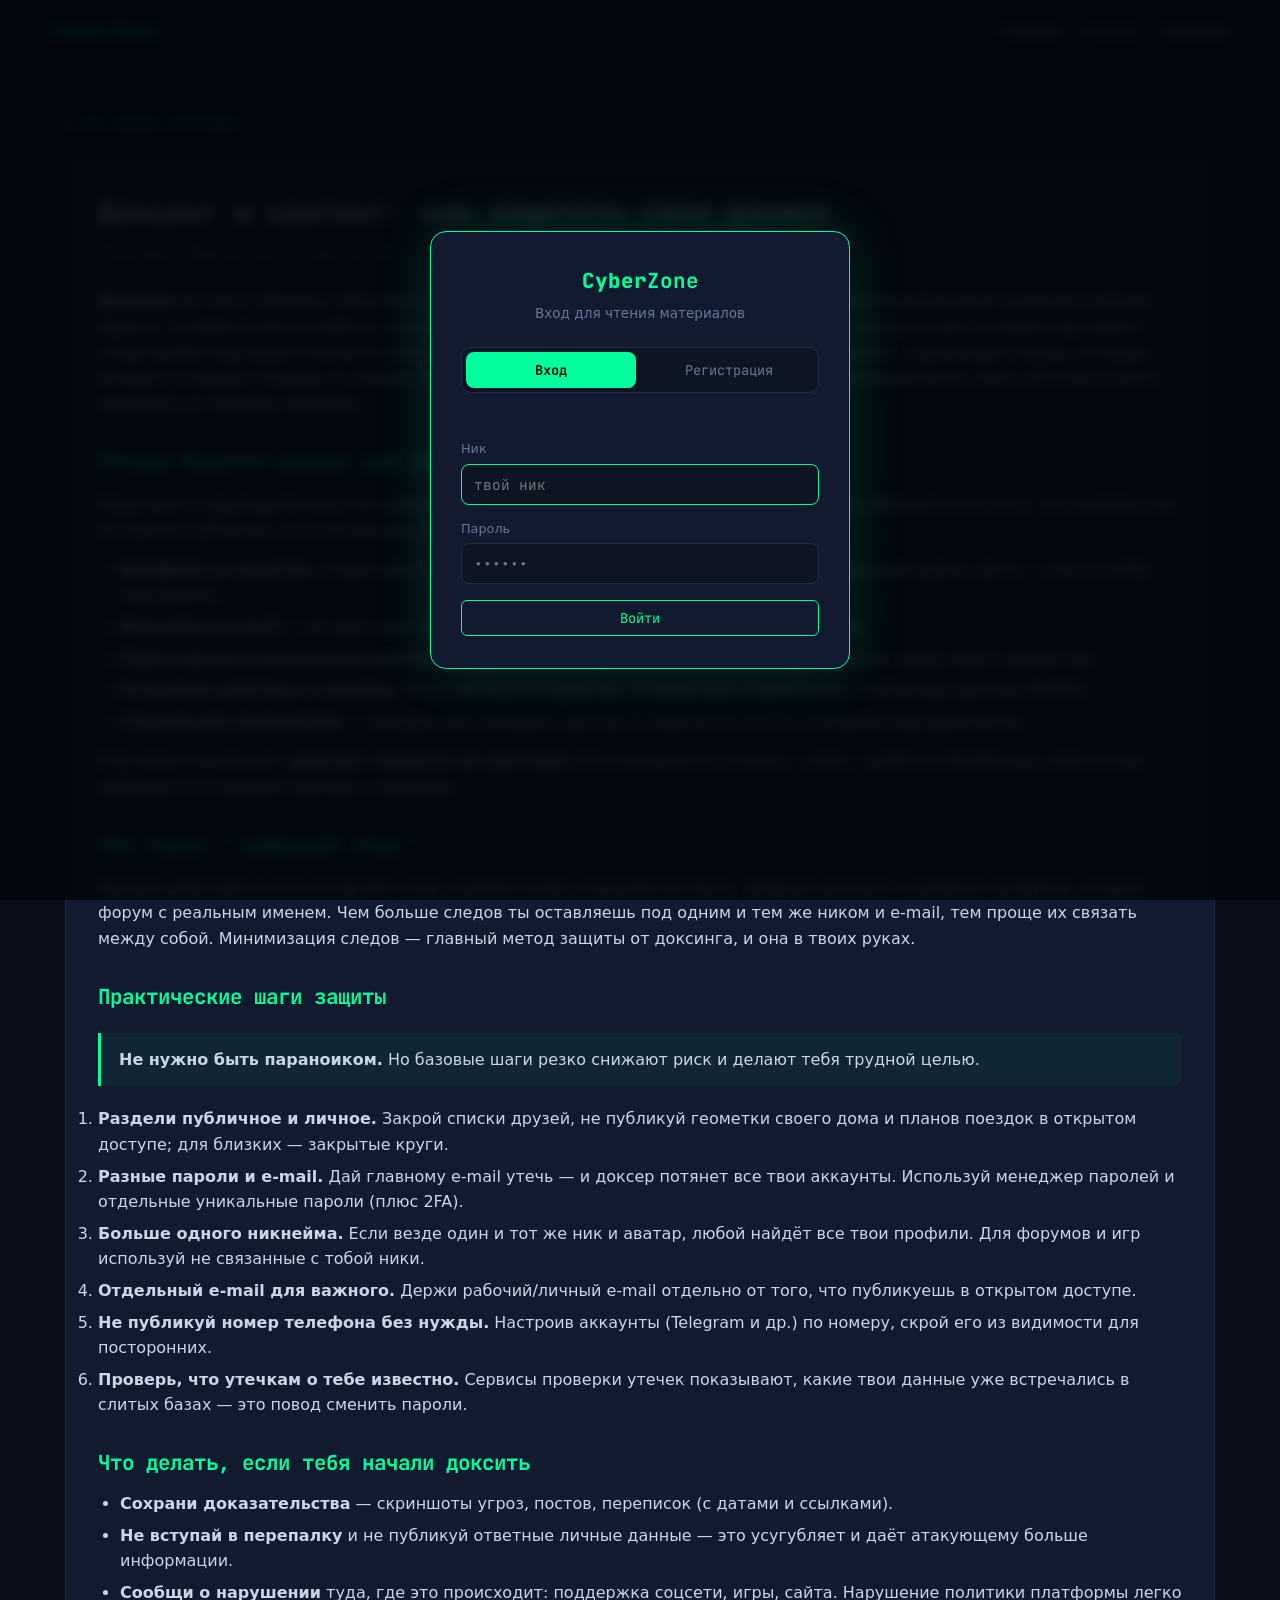
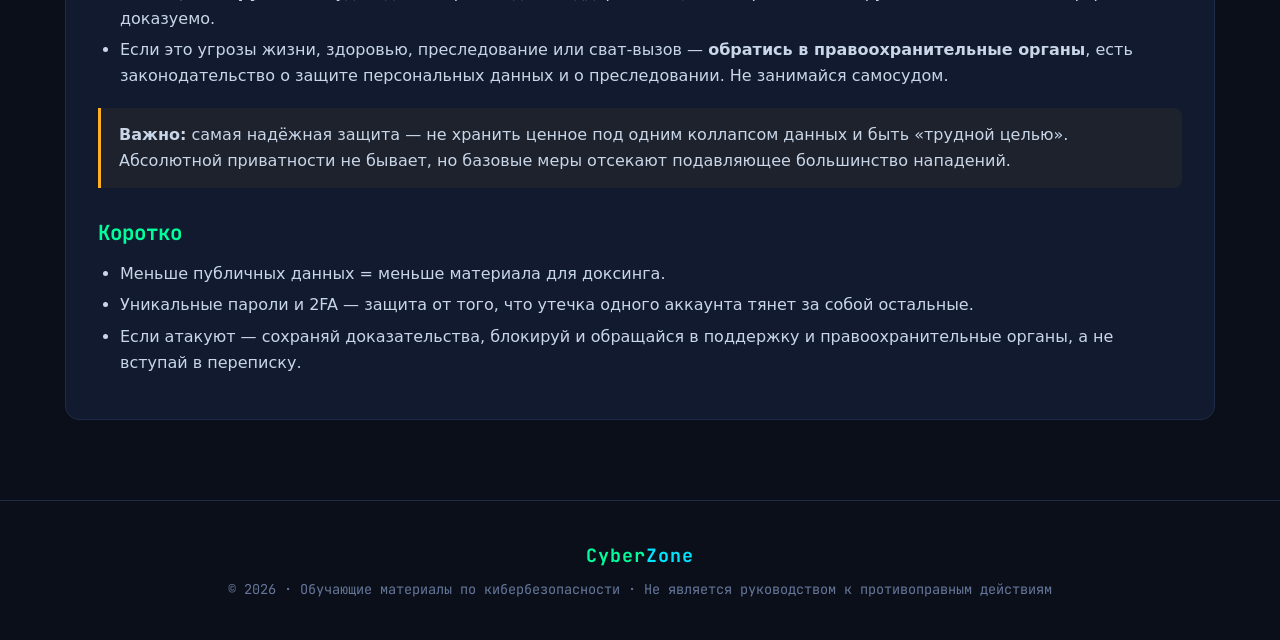
<file: article-doxxing.html>
<!DOCTYPE html>
<html lang="ru">
<head>
<meta charset="UTF-8">
<meta name="viewport" content="width=device-width, initial-scale=1.0">
<meta name="description" content="Доксинг и сватинг: что это такое и как защитить свои личные данные в интернете.">
<title>Доксинг и сватинг: как защитить свои данные — CyberZone</title>
<link rel="stylesheet" href="css/style.css">
<link href="https://fonts.googleapis.com/css2?family=JetBrains+Mono:wght@400;700;800&display=swap" rel="stylesheet">
</head>
<body>
<canvas id="matrix"></canvas>
<nav>
  <a href="index.html" class="logo">Cyber<b>Zone</b></a>
  <div class="links">
    <a href="index.html">главная</a>
    <a href="index.html#articles">статьи</a>
    <a href="hack-terminal.html">терминал</a>
    <a href="admin.html" class="admin-link">⚙ админ</a>
  </div>
</nav>
<section style="padding-top:110px">
  <div class="wrap">
    <a href="index.html#articles" class="back">← ко всем статьям</a>
    <article class="art-panel">
      <h1>Доксинг и сватинг: как защитить свои данные</h1>
      <div class="art-meta">Категория: Приватность · 6 мин чтения</div>

      <p><b>Доксинг</b> (от англ. <i>doxxing</i>, «drop docs») — это сбор и публикация чужих личных данных без разрешения: реального имени, адреса, телефона, места работы, родственников. <b>Сва'тинг</b> (swatting) — крайняя форма, когда на дом человека вызывают спецслужбы под видом ложного сообщения о преступлении. Это не «хакерство из фильмов», а реальные угрозы, которые исходят в первую очередь от людей: от бывших знакомых, завистников, троллей и преследователей. Знать об этом и уметь защищаться полезно каждому.</p>

      <h2>Откуда берутся данные для доксинга</h2>
      <p>Чаще всего злоумышленнику не нужны «взломанные базы». Значительная часть данных собирается из того, что человек сам оставляет публично, и из легальных или серых источников:</p>
      <ul>
        <li><b>Профили в соцсетях</b>: открытый список друзей даёт имена близких, геометки — домашний район, фото — место учёбы или работы.</li>
        <li><b>Никнейм и e-mail</b> — по ним ищут аккаунты на других сайтах, утечки, старые форумы.</li>
        <li><b>Один пароль в нескольких местах</b> — его утечка (или сбор уже утёкших баз) открывает сразу много аккаунтов.</li>
        <li><b>Открытые реестры и сервисы</b>: базы данных по адресам, телефонные справочники, публичные домены WHOIS.</li>
        <li><b>Социальная инженерия</b> — человек сам сообщает данные в переписке или по телефону под давлением.</li>
      </ul>
      <p>Ключевое понимание: <b>доксинг строится на кусочках</b>. По отдельности «город», «имя», «работа» безобидны; вместе они собираются в полную картину о человеке.</p>

      <h2>Что такое ''цифровой след''</h2>
      <p>Каждое действие в сети оставляет след: комментарий, сохранённое фото, Telegram-аккаунт с номером телефона, старый форум с реальным именем. Чем больше следов ты оставляешь под одним и тем же ником и e-mail, тем проще их связать между собой. Минимизация следов — главный метод защиты от доксинга, и она в твоих руках.</p>

      <h2>Практические шаги защиты</h2>
      <div class="callout">
        <b>Не нужно быть параноиком.</b> Но базовые шаги резко снижают риск и делают тебя трудной целью.
      </div>
      <ol>
        <li><b>Раздели публичное и личное.</b> Закрой списки друзей, не публикуй геометки своего дома и планов поездок в открытом доступе; для близких — закрытые круги.</li>
        <li><b>Разные пароли и e-mail.</b> Дай главному e-mail утечь — и доксер потянет все твои аккаунты. Используй менеджер паролей и отдельные уникальные пароли (плюс 2FA).</li>
        <li><b>Больше одного никнейма.</b> Если везде один и тот же ник и аватар, любой найдёт все твои профили. Для форумов и игр используй не связанные с тобой ники.</li>
        <li><b>Отдельный e-mail для важного.</b> Держи рабочий/личный e-mail отдельно от того, что публикуешь в открытом доступе.</li>
        <li><b>Не публикуй номер телефона без нужды.</b> Настроив аккаунты (Telegram и др.) по номеру, скрой его из видимости для посторонних.</li>
        <li><b>Проверь, что утечкам о тебе известно.</b> Сервисы проверки утечек показывают, какие твои данные уже встречались в слитых базах — это повод сменить пароли.</li>
      </ol>

      <h2>Что делать, если тебя начали доксить</h2>
      <ul>
        <li><b>Сохрани доказательства</b> — скриншоты угроз, постов, переписок (с датами и ссылками).</li>
        <li><b>Не вступай в перепалку</b> и не публикуй ответные личные данные — это усугубляет и даёт атакующему больше информации.</li>
        <li><b>Сообщи о нарушении</b> туда, где это происходит: поддержка соцсети, игры, сайта. Нарушение политики платформы легко доказуемо.</li>
        <li>Если это угрозы жизни, здоровью, преследование или сват-вызов — <b>обратись в правоохранительные органы</b>, есть законодательство о защите персональных данных и о преследовании. Не занимайся самосудом.</li>
      </ul>

      <div class="callout warn">
        <b>Важно:</b> самая надёжная защита — не хранить ценное под одним коллапсом данных и быть «трудной целью». Абсолютной приватности не бывает, но базовые меры отсекают подавляющее большинство нападений.
      </div>

      <h2>Коротко</h2>
      <ul>
        <li>Меньше публичных данных = меньше материала для доксинга.</li>
        <li>Уникальные пароли и 2FA — защита от того, что утечка одного аккаунта тянет за собой остальные.</li>
        <li>Если атакуют — сохраняй доказательства, блокируй и обращайся в поддержку и правоохранительные органы, а не вступай в переписку.</li>
      </ul>
    </article>
  </div>
</section>
<footer><span class="logo">Cyber<b>Zone</b></span><br>© 2026 · Обучающие материалы по кибербезопасности · Не является руководством к противоправным действиям</footer>
<script src="js/main.js"></script>
<div id="authOverlay"></div>
</body>
</html>
</file>
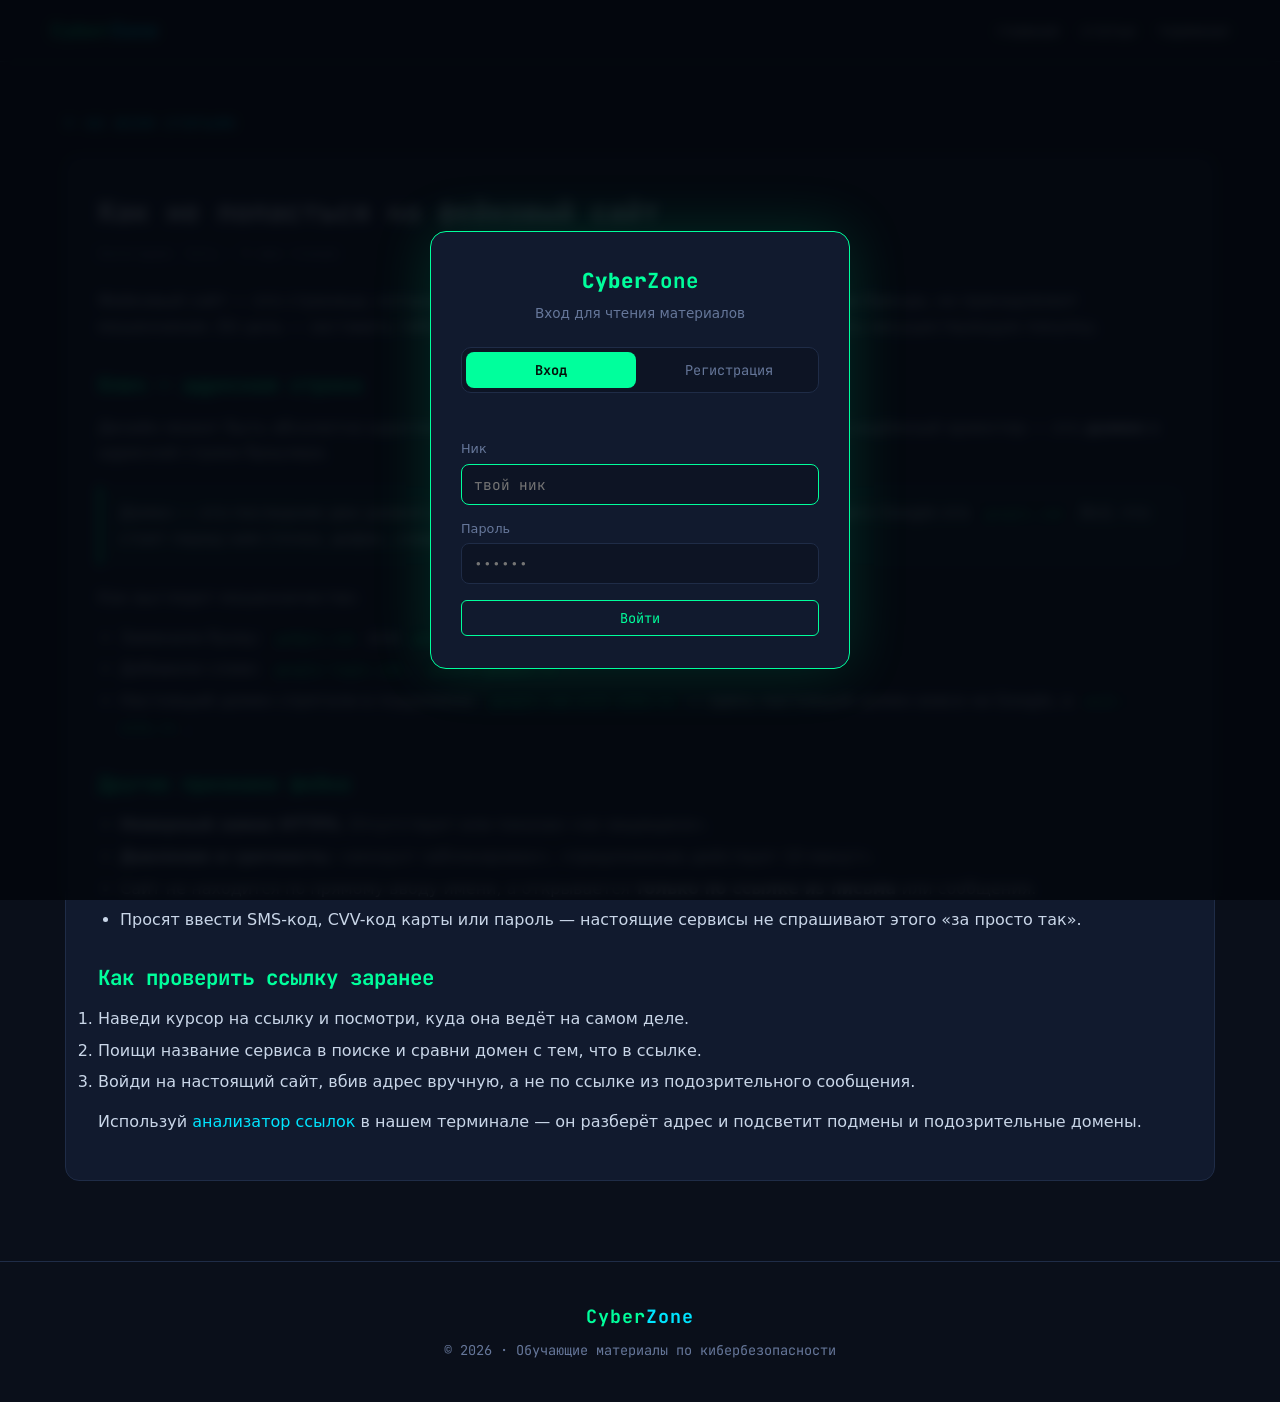
<file: article-fakesite.html>
<!DOCTYPE html>
<html lang="ru">
<head>
<meta charset="UTF-8">
<meta name="viewport" content="width=device-width, initial-scale=1.0">
<meta name="description" content="Как не попасться на фейковый сайт: признаки мошеннических страниц и подмены домена.">
<title>Как не попасться на фейковый сайт — CyberZone</title>
<link rel="stylesheet" href="css/style.css">
<link href="https://fonts.googleapis.com/css2?family=JetBrains+Mono:wght@400;700;800&display=swap" rel="stylesheet">
</head>
<body>
<canvas id="matrix"></canvas>
<nav>
  <a href="index.html" class="logo">Cyber<b>Zone</b></a>
  <div class="links">
    <a href="index.html">главная</a>
    <a href="index.html#articles">статьи</a>
    <a href="hack-terminal.html">терминал</a>
    <a href="admin.html" class="admin-link">⚙ админ</a>
  </div>
</nav>
<section style="padding-top:110px">
  <div class="wrap">
    <a href="index.html#articles" class="back">← ко всем статьям</a>
    <article class="art-panel">
      <h1>Как не попасться на фейковый сайт</h1>
      <div class="art-meta">Категория: Сеть · 5 мин чтения</div>

      <p>Фейковый сайт — это страница, которая копирует внешний вид настоящего сервиса или бренда, но принадлежит мошенникам. Её цель — заставить тебя ввести логин, пароль, номер карты или оплатить несуществующую покупку.</p>

      <h2>Ключ — адресная строка</h2>
      <p>Дизайн может быть абсолютно идентичным настоящему сайту. Поэтому единственный надёжный ориентир — это <b>домен</b> в адресной строке браузера.</p>
      <div class="callout">
        Домен — это последние два уровня адреса без всяких вставок перед ним. У настоящего Google это <code>google.com</code>. Всё, что стоит перед ним (точка, дефис, слово), — это поддомен или подделка.
      </div>
      <p>Как выглядит мошенничество:</p>
      <ul>
        <li>Заменили букву: <code>go0gle.com</code> или <code>gоogle.com</code> (кириллическая «о» в конце).</li>
        <li>Добавили слово: <code>google-login.com</code>, <code>secure-google.ru</code>.</li>
        <li>Настоящий домен спрятали в поддомене: <code>google.com.evil-site.ru</code> — здесь настоящий домен вовсе не Google, а <code>evil-site.ru</code>.</li>
      </ul>

      <h2>Другие признаки фейка</h2>
      <ul>
        <li><b>Неверный замок HTTPS.</b> Отсутствует или показан «не защищено».</li>
        <li><b>Давление и срочность:</b> «аккаунт заблокирован», «предложение действует 10 минут».</li>
        <li>Сайт не находится по прямому вводу имени, а открывается <b>только по ссылке из письма</b> или сообщения.</li>
        <li>Просят ввести SMS-код, CVV-код карты или пароль — настоящие сервисы не спрашивают этого «за просто так».</li>
      </ul>

      <h2>Как проверить ссылку заранее</h2>
      <ol>
        <li>Наведи курсор на ссылку и посмотри, куда она ведёт на самом деле.</li>
        <li>Поищи название сервиса в поиске и сравни домен с тем, что в ссылке.</li>
        <li>Войди на настоящий сайт, вбив адрес вручную, а не по ссылке из подозрительного сообщения.</li>
      </ol>

      <p>Используй <a href="hack-terminal.html#links">анализатор ссылок</a> в нашем терминале — он разберёт адрес и подсветит подмены и подозрительные домены.</p>
    </article>
  </div>
</section>
<footer><span class="logo">Cyber<b>Zone</b></span><br>© 2026 · Обучающие материалы по кибербезопасности</footer>
<script src="js/main.js"></script>
<div id="authOverlay"></div>
</body>
</html>
</file>
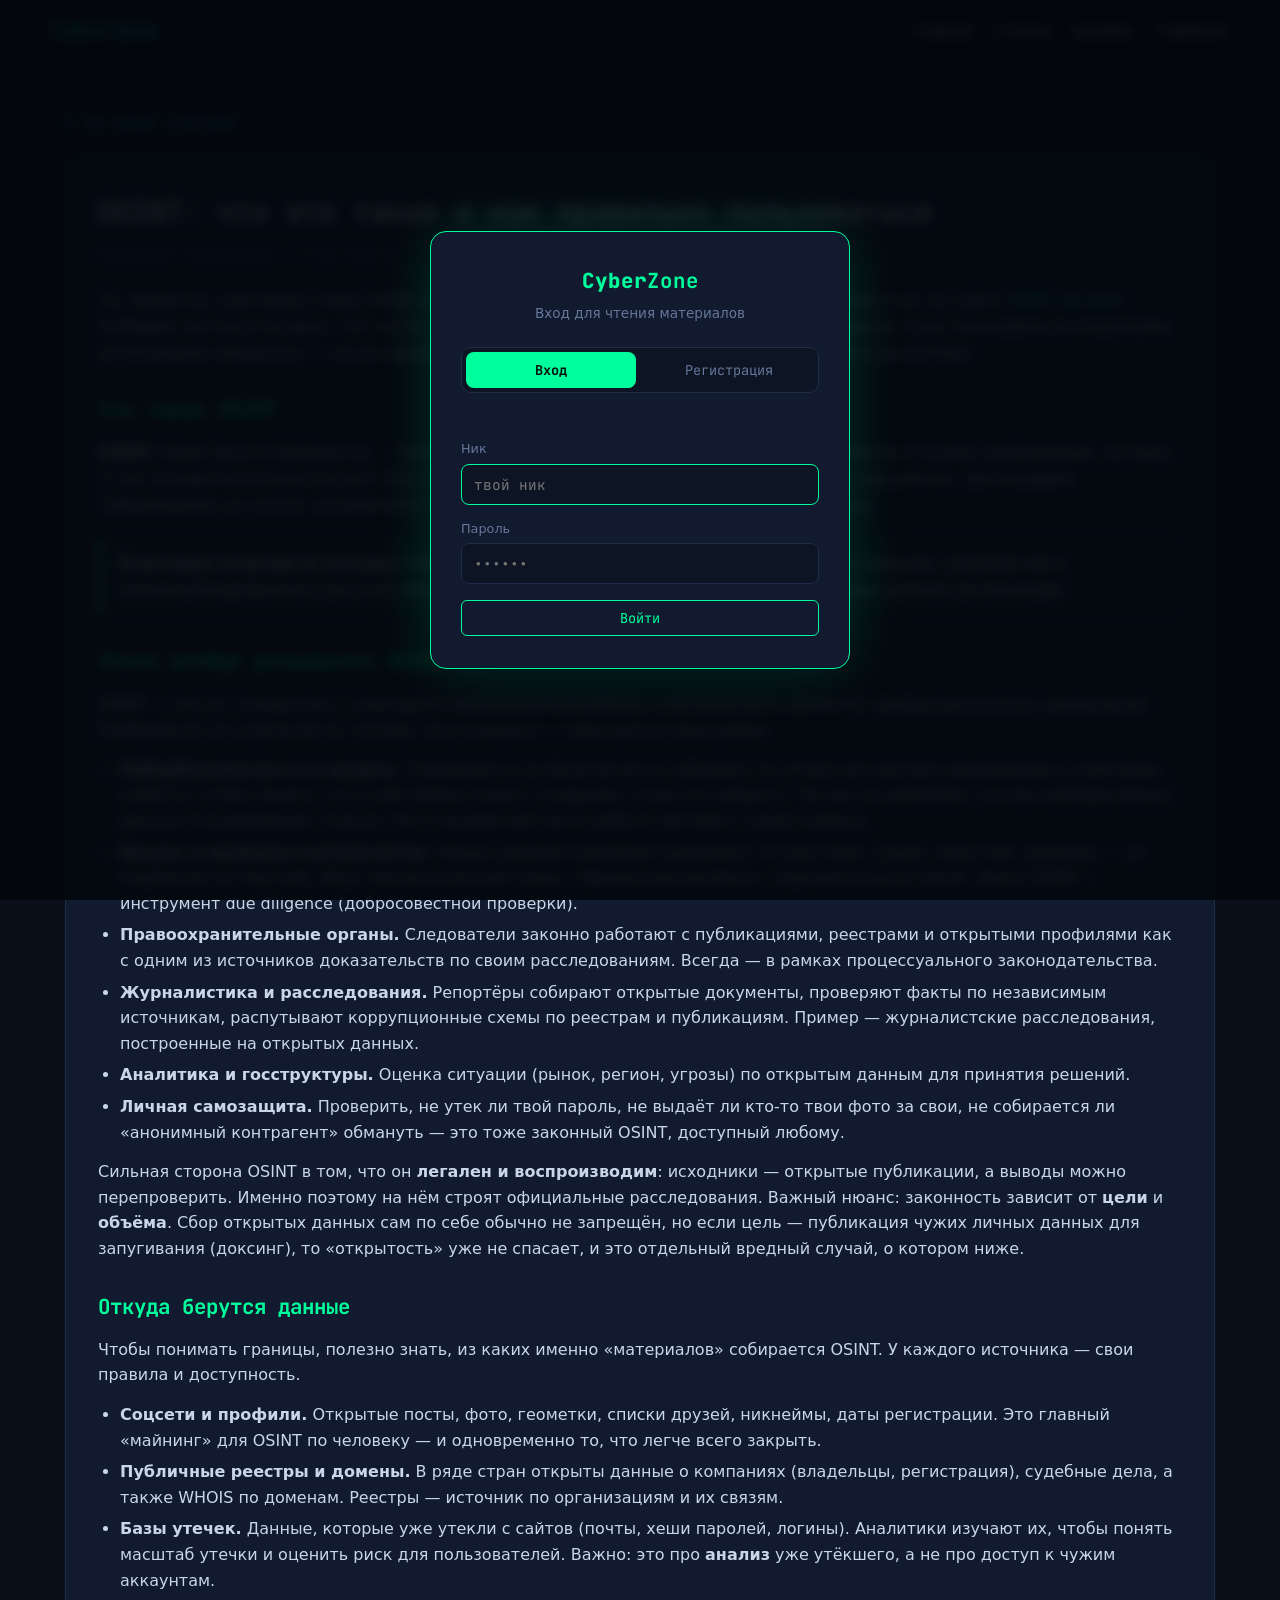
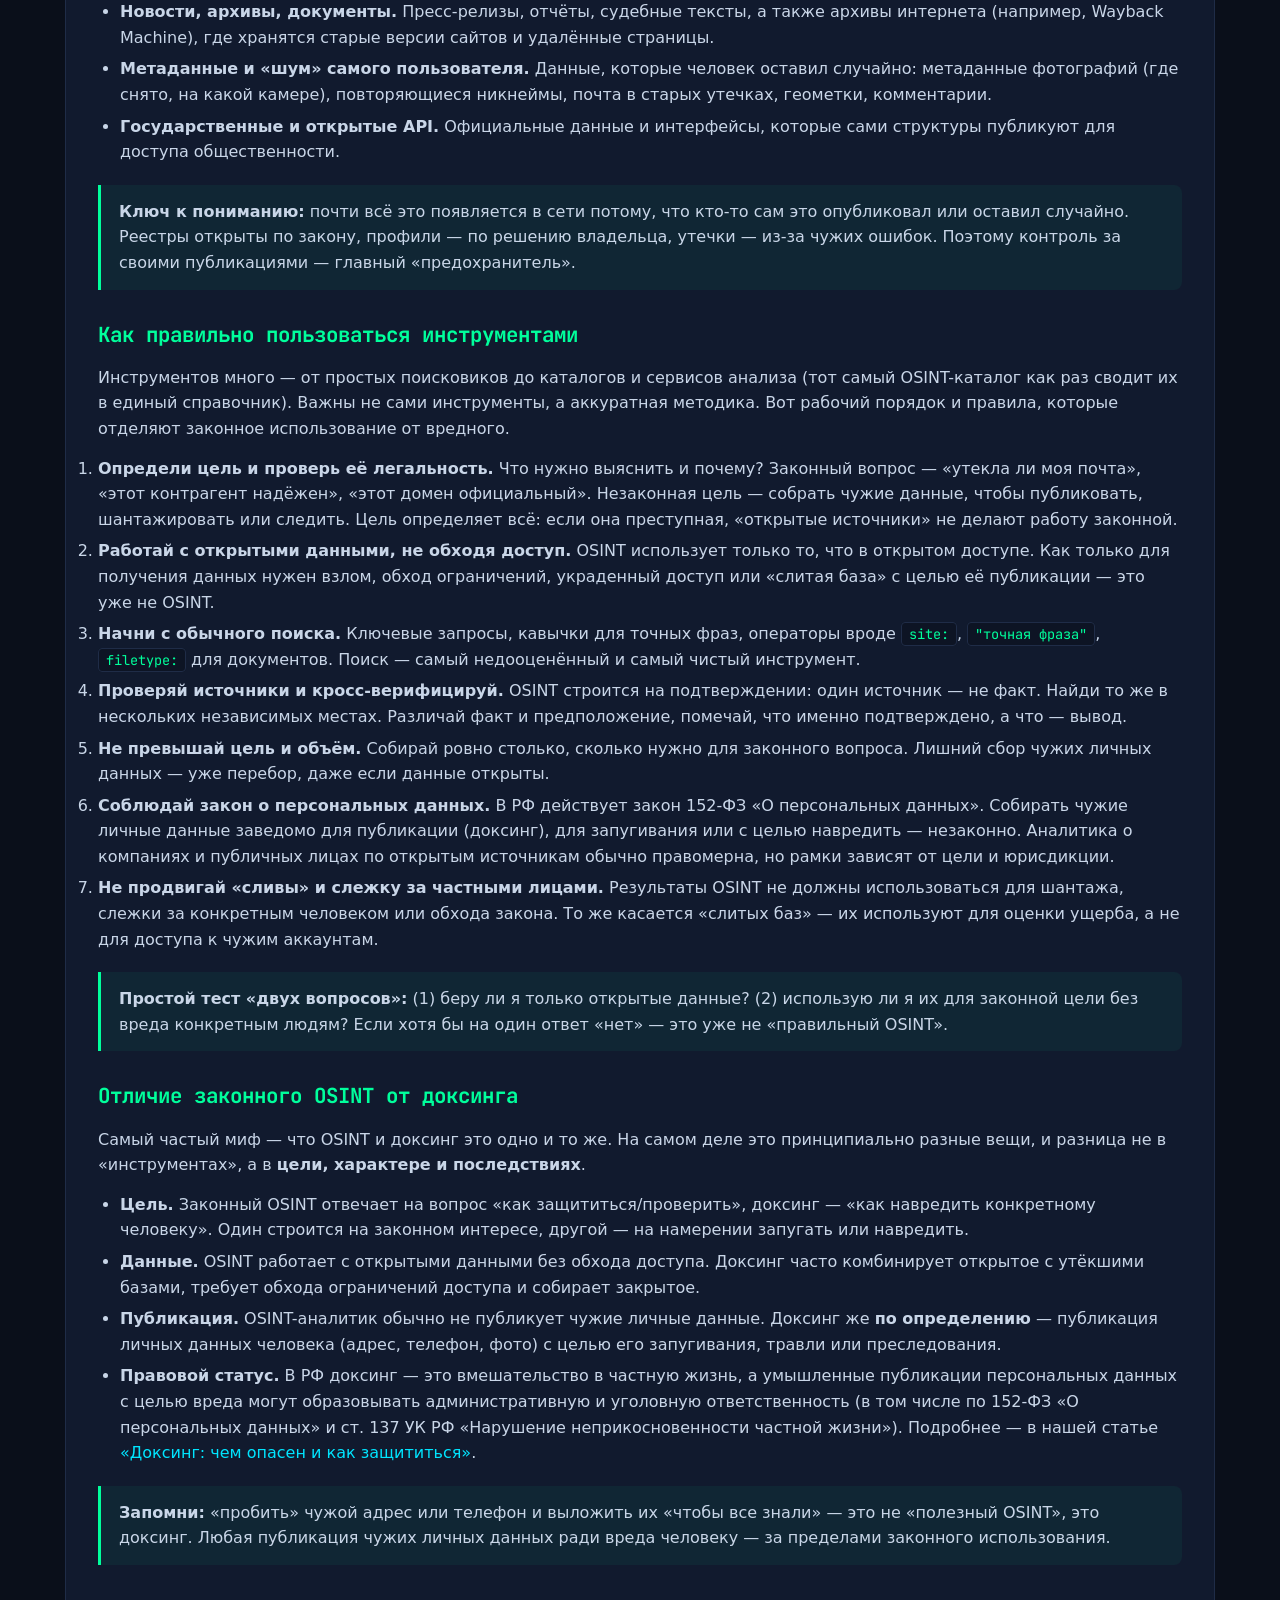
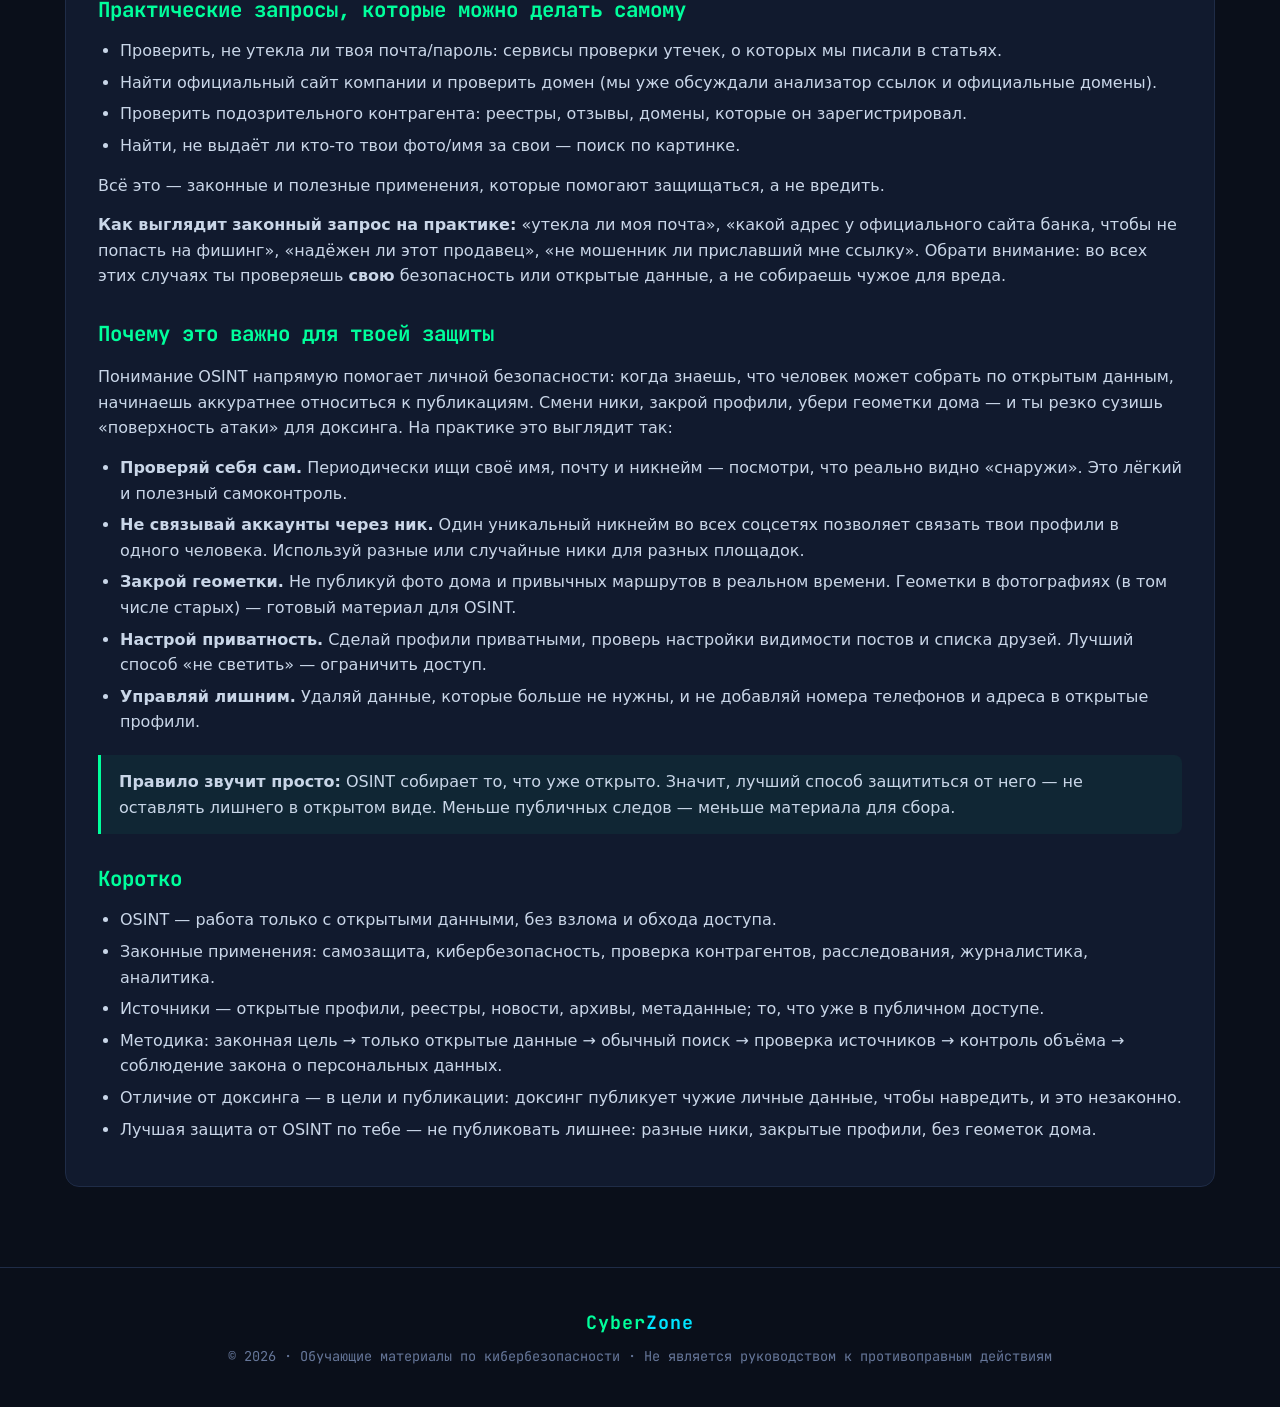
<file: article-osint.html>
<!DOCTYPE html>
<html lang="ru">
<head>
<meta charset="UTF-8">
<meta name="viewport" content="width=device-width, initial-scale=1.0">
<meta name="description" content="OSINT: что это такое, где применяется, как правильно и законно пользоваться инструментами открытого сбора информации.">
<title>OSINT: что это и как правильно пользоваться — CyberZone</title>
<link rel="stylesheet" href="css/style.css">
<link href="https://fonts.googleapis.com/css2?family=JetBrains+Mono:wght@400;700;800&display=swap" rel="stylesheet">
</head>
<body>
<canvas id="matrix"></canvas>
<nav>
  <a href="index.html" class="logo">Cyber<b>Zone</b></a>
  <div class="links">
    <a href="index.html">главная</a>
    <a href="index.html#articles">статьи</a>
    <a href="exam.html">экзамен</a>
    <a href="hack-terminal.html">терминал</a>
    <a href="admin.html" class="admin-link">⚙ админ</a>
  </div>
</nav>
<section style="padding-top:110px">
  <div class="wrap">
    <a href="index.html#articles" class="back">← ко всем статьям</a>
    <article class="art-panel">
      <h1>OSINT: что это такое и как правильно пользоваться</h1>
      <div class="art-meta">Категория: Приватность · 7 мин чтения</div>

      <p>Ты, вероятно, уже видел слово OSINT в контексте «хакеров из Telegram» или добавленный у нас на сайте <a href="https://osint-catalog.org" target="_blank" rel="noopener">OSINT-каталог</a>. Разберём честно и по делу: что это на самом деле, где применяется на законных основаниях и как пользоваться открытыми источниками правильно — не для вредоносного доксинга, а для защиты, расследований и аналитики.</p>

      <h2>Что такое OSINT</h2>
      <p><b>OSINT</b> (Open Source Intelligence) — «разведка по открытым источникам». Это сбор, обработка и анализ информации, которая и так находится в открытом доступе: сайты, соцсети, базы утечек, госреестры, новости, документы, фотографии. Собирающему не нужно «взламывать» что-то — он работает с тем, что уже опубликовано.</p>
      <div class="callout">
        <b>Ключевое отличие от взлома:</b> OSINT использует только открытые данные. Никаких паролей, уязвимостей и несанкционированного доступа. Именно поэтому этот подход законно применяют самые разные организации.
      </div>

      <h2>Зачем вообще развивался OSINT</h2>
      <p>OSINT — это не «хакерство», а методика аналитической работы, у которой есть законные профессиональные применения. Разберём их по отдельности, потому что у каждого — свои цели и свои рамки.</p>
      <ul>
        <li><b>Кибербезопасность и защита.</b> Специалисты по безопасности собирают по открытым данным информацию о компании-клиенте, чтобы понять, что о ней можно узнать «снаружи» и как это закрыть. Так же отслеживают утечки корпоративных данных и анализируют угрозы. Это стандартная часть работы red team / синих команд.</li>
        <li><b>Бизнес и проверка контрагентов.</b> Перед сделкой компанию проверяют по реестрам, судам, новостям, доменам — не надёжный ли партнёр. Ищут мошеннические схемы, «фирмы-однодневки», подозрительные связи. Здесь OSINT — инструмент due diligence (добросовестной проверки).</li>
        <li><b>Правоохранительные органы.</b> Следователи законно работают с публикациями, реестрами и открытыми профилями как с одним из источников доказательств по своим расследованиям. Всегда — в рамках процессуального законодательства.</li>
        <li><b>Журналистика и расследования.</b> Репортёры собирают открытые документы, проверяют факты по независимым источникам, распутывают коррупционные схемы по реестрам и публикациям. Пример — журналистские расследования, построенные на открытых данных.</li>
        <li><b>Аналитика и госструктуры.</b> Оценка ситуации (рынок, регион, угрозы) по открытым данным для принятия решений.</li>
        <li><b>Личная самозащита.</b> Проверить, не утек ли твой пароль, не выдаёт ли кто-то твои фото за свои, не собирается ли «анонимный контрагент» обмануть — это тоже законный OSINT, доступный любому.</li>
      </ul>
      <p>Сильная сторона OSINT в том, что он <b>легален и воспроизводим</b>: исходники — открытые публикации, а выводы можно перепроверить. Именно поэтому на нём строят официальные расследования. Важный нюанс: законность зависит от <b>цели</b> и <b>объёма</b>. Сбор открытых данных сам по себе обычно не запрещён, но если цель — публикация чужих личных данных для запугивания (доксинг), то «открытость» уже не спасает, и это отдельный вредный случай, о котором ниже.</p>

      <h2>Откуда берутся данные</h2>
      <p>Чтобы понимать границы, полезно знать, из каких именно «материалов» собирается OSINT. У каждого источника — свои правила и доступность.</p>
      <ul>
        <li><b>Соцсети и профили.</b> Открытые посты, фото, геометки, списки друзей, никнеймы, даты регистрации. Это главный «майнинг» для OSINT по человеку — и одновременно то, что легче всего закрыть.</li>
        <li><b>Публичные реестры и домены.</b> В ряде стран открыты данные о компаниях (владельцы, регистрация), судебные дела, а также WHOIS по доменам. Реестры — источник по организациям и их связям.</li>
        <li><b>Базы утечек.</b> Данные, которые уже утекли с сайтов (почты, хеши паролей, логины). Аналитики изучают их, чтобы понять масштаб утечки и оценить риск для пользователей. Важно: это про <b>анализ</b> уже утёкшего, а не про доступ к чужим аккаунтам.</li>
        <li><b>Новости, архивы, документы.</b> Пресс-релизы, отчёты, судебные тексты, а также архивы интернета (например, Wayback Machine), где хранятся старые версии сайтов и удалённые страницы.</li>
        <li><b>Метаданные и «шум» самого пользователя.</b> Данные, которые человек оставил случайно: метаданные фотографий (где снято, на какой камере), повторяющиеся никнеймы, почта в старых утечках, геометки, комментарии.</li>
        <li><b>Государственные и открытые API.</b> Официальные данные и интерфейсы, которые сами структуры публикуют для доступа общественности.</li>
      </ul>
      <div class="callout">
        <b>Ключ к пониманию:</b> почти всё это появляется в сети потому, что кто-то сам это опубликовал или оставил случайно. Реестры открыты по закону, профили — по решению владельца, утечки — из-за чужих ошибок. Поэтому контроль за своими публикациями — главный «предохранитель».
      </div>

      <h2>Как правильно пользоваться инструментами</h2>
      <p>Инструментов много — от простых поисковиков до каталогов и сервисов анализа (тот самый OSINT-каталог как раз сводит их в единый справочник). Важны не сами инструменты, а аккуратная методика. Вот рабочий порядок и правила, которые отделяют законное использование от вредного.</p>
      <ol>
        <li><b>Определи цель и проверь её легальность.</b> Что нужно выяснить и почему? Законный вопрос — «утекла ли моя почта», «этот контрагент надёжен», «этот домен официальный». Незаконная цель — собрать чужие данные, чтобы публиковать, шантажировать или следить. Цель определяет всё: если она преступная, «открытые источники» не делают работу законной.</li>
        <li><b>Работай с открытыми данными, не обходя доступ.</b> OSINT использует только то, что в открытом доступе. Как только для получения данных нужен взлом, обход ограничений, украденный доступ или «слитая база» с целью её публикации — это уже не OSINT.</li>
        <li><b>Начни с обычного поиска.</b> Ключевые запросы, кавычки для точных фраз, операторы вроде <code>site:</code>, <code>"точная фраза"</code>, <code>filetype:</code> для документов. Поиск — самый недооценённый и самый чистый инструмент.</li>
        <li><b>Проверяй источники и кросс-верифицируй.</b> OSINT строится на подтверждении: один источник — не факт. Найди то же в нескольких независимых местах. Различай факт и предположение, помечай, что именно подтверждено, а что — вывод.</li>
        <li><b>Не превышай цель и объём.</b> Собирай ровно столько, сколько нужно для законного вопроса. Лишний сбор чужих личных данных — уже перебор, даже если данные открыты.</li>
        <li><b>Соблюдай закон о персональных данных.</b> В РФ действует закон 152-ФЗ «О персональных данных». Собирать чужие личные данные заведомо для публикации (доксинг), для запугивания или с целью навредить — незаконно. Аналитика о компаниях и публичных лицах по открытым источникам обычно правомерна, но рамки зависят от цели и юрисдикции.</li>
        <li><b>Не продвигай «сливы» и слежку за частными лицами.</b> Результаты OSINT не должны использоваться для шантажа, слежки за конкретным человеком или обхода закона. То же касается «слитых баз» — их используют для оценки ущерба, а не для доступа к чужим аккаунтам.</li>
      </ol>
      <div class="callout">
        <b>Простой тест «двух вопросов»:</b> (1) беру ли я только открытые данные? (2) использую ли я их для законной цели без вреда конкретным людям? Если хотя бы на один ответ «нет» — это уже не «правильный OSINT».
      </div>

      <h2>Отличие законного OSINT от доксинга</h2>
      <p>Самый частый миф — что OSINT и доксинг это одно и то же. На самом деле это принципиально разные вещи, и разница не в «инструментах», а в <b>цели, характере и последствиях</b>.</p>
      <ul>
        <li><b>Цель.</b> Законный OSINT отвечает на вопрос «как защититься/проверить», доксинг — «как навредить конкретному человеку». Один строится на законном интересе, другой — на намерении запугать или навредить.</li>
        <li><b>Данные.</b> OSINT работает с открытыми данными без обхода доступа. Доксинг часто комбинирует открытое с утёкшими базами, требует обхода ограничений доступа и собирает закрытое.</li>
        <li><b>Публикация.</b> OSINT-аналитик обычно не публикует чужие личные данные. Доксинг же <b>по определению</b> — публикация личных данных человека (адрес, телефон, фото) с целью его запугивания, травли или преследования.</li>
        <li><b>Правовой статус.</b> В РФ доксинг — это вмешательство в частную жизнь, а умышленные публикации персональных данных с целью вреда могут образовывать административную и уголовную ответственность (в том числе по 152-ФЗ «О персональных данных» и ст. 137 УК РФ «Нарушение неприкосновенности частной жизни»). Подробнее — в нашей статье <a href="article-doxxing.html">«Доксинг: чем опасен и как защититься»</a>.</li>
      </ul>
      <div class="callout">
        <b>Запомни:</b> «пробить» чужой адрес или телефон и выложить их «чтобы все знали» — это не «полезный OSINT», это доксинг. Любая публикация чужих личных данных ради вреда человеку — за пределами законного использования.
      </div>

      <h2>Практические запросы, которые можно делать самому</h2>
      <ul>
        <li>Проверить, не утекла ли твоя почта/пароль: сервисы проверки утечек, о которых мы писали в статьях.</li>
        <li>Найти официальный сайт компании и проверить домен (мы уже обсуждали анализатор ссылок и официальные домены).</li>
        <li>Проверить подозрительного контрагента: реестры, отзывы, домены, которые он зарегистрировал.</li>
        <li>Найти, не выдаёт ли кто-то твои фото/имя за свои — поиск по картинке.</li>
      </ul>
      <p>Всё это — законные и полезные применения, которые помогают защищаться, а не вредить.</p>
      <p><b>Как выглядит законный запрос на практике:</b> «утекла ли моя почта», «какой адрес у официального сайта банка, чтобы не попасть на фишинг», «надёжен ли этот продавец», «не мошенник ли приславший мне ссылку». Обрати внимание: во всех этих случаях ты проверяешь <b>свою</b> безопасность или открытые данные, а не собираешь чужое для вреда.</p>

      <h2>Почему это важно для твоей защиты</h2>
      <p>Понимание OSINT напрямую помогает личной безопасности: когда знаешь, что человек может собрать по открытым данным, начинаешь аккуратнее относиться к публикациям. Смени ники, закрой профили, убери геометки дома — и ты резко сузишь «поверхность атаки» для доксинга. На практике это выглядит так:</p>
      <ul>
        <li><b>Проверяй себя сам.</b> Периодически ищи своё имя, почту и никнейм — посмотри, что реально видно «снаружи». Это лёгкий и полезный самоконтроль.</li>
        <li><b>Не связывай аккаунты через ник.</b> Один уникальный никнейм во всех соцсетях позволяет связать твои профили в одного человека. Используй разные или случайные ники для разных площадок.</li>
        <li><b>Закрой геометки.</b> Не публикуй фото дома и привычных маршрутов в реальном времени. Геометки в фотографиях (в том числе старых) — готовый материал для OSINT.</li>
        <li><b>Настрой приватность.</b> Сделай профили приватными, проверь настройки видимости постов и списка друзей. Лучший способ «не светить» — ограничить доступ.</li>
        <li><b>Управляй лишним.</b> Удаляй данные, которые больше не нужны, и не добавляй номера телефонов и адреса в открытые профили.</li>
      </ul>
      <div class="callout">
        <b>Правило звучит просто:</b> OSINT собирает то, что уже открыто. Значит, лучший способ защититься от него — не оставлять лишнего в открытом виде. Меньше публичных следов — меньше материала для сбора.
      </div>

      <h2>Коротко</h2>
      <ul>
        <li>OSINT — работа только с открытыми данными, без взлома и обхода доступа.</li>
        <li>Законные применения: самозащита, кибербезопасность, проверка контрагентов, расследования, журналистика, аналитика.</li>
        <li>Источники — открытые профили, реестры, новости, архивы, метаданные; то, что уже в публичном доступе.</li>
        <li>Методика: законная цель → только открытые данные → обычный поиск → проверка источников → контроль объёма → соблюдение закона о персональных данных.</li>
        <li>Отличие от доксинга — в цели и публикации: доксинг публикует чужие личные данные, чтобы навредить, и это незаконно.</li>
        <li>Лучшая защита от OSINT по тебе — не публиковать лишнее: разные ники, закрытые профили, без геометок дома.</li>
      </ul>
    </article>
  </div>
</section>
<footer><span class="logo">Cyber<b>Zone</b></span><br>© 2026 · Обучающие материалы по кибербезопасности · Не является руководством к противоправным действиям</footer>
<script src="js/main.js"></script>
<div id="authOverlay"></div>
</body>
</html>
</file>
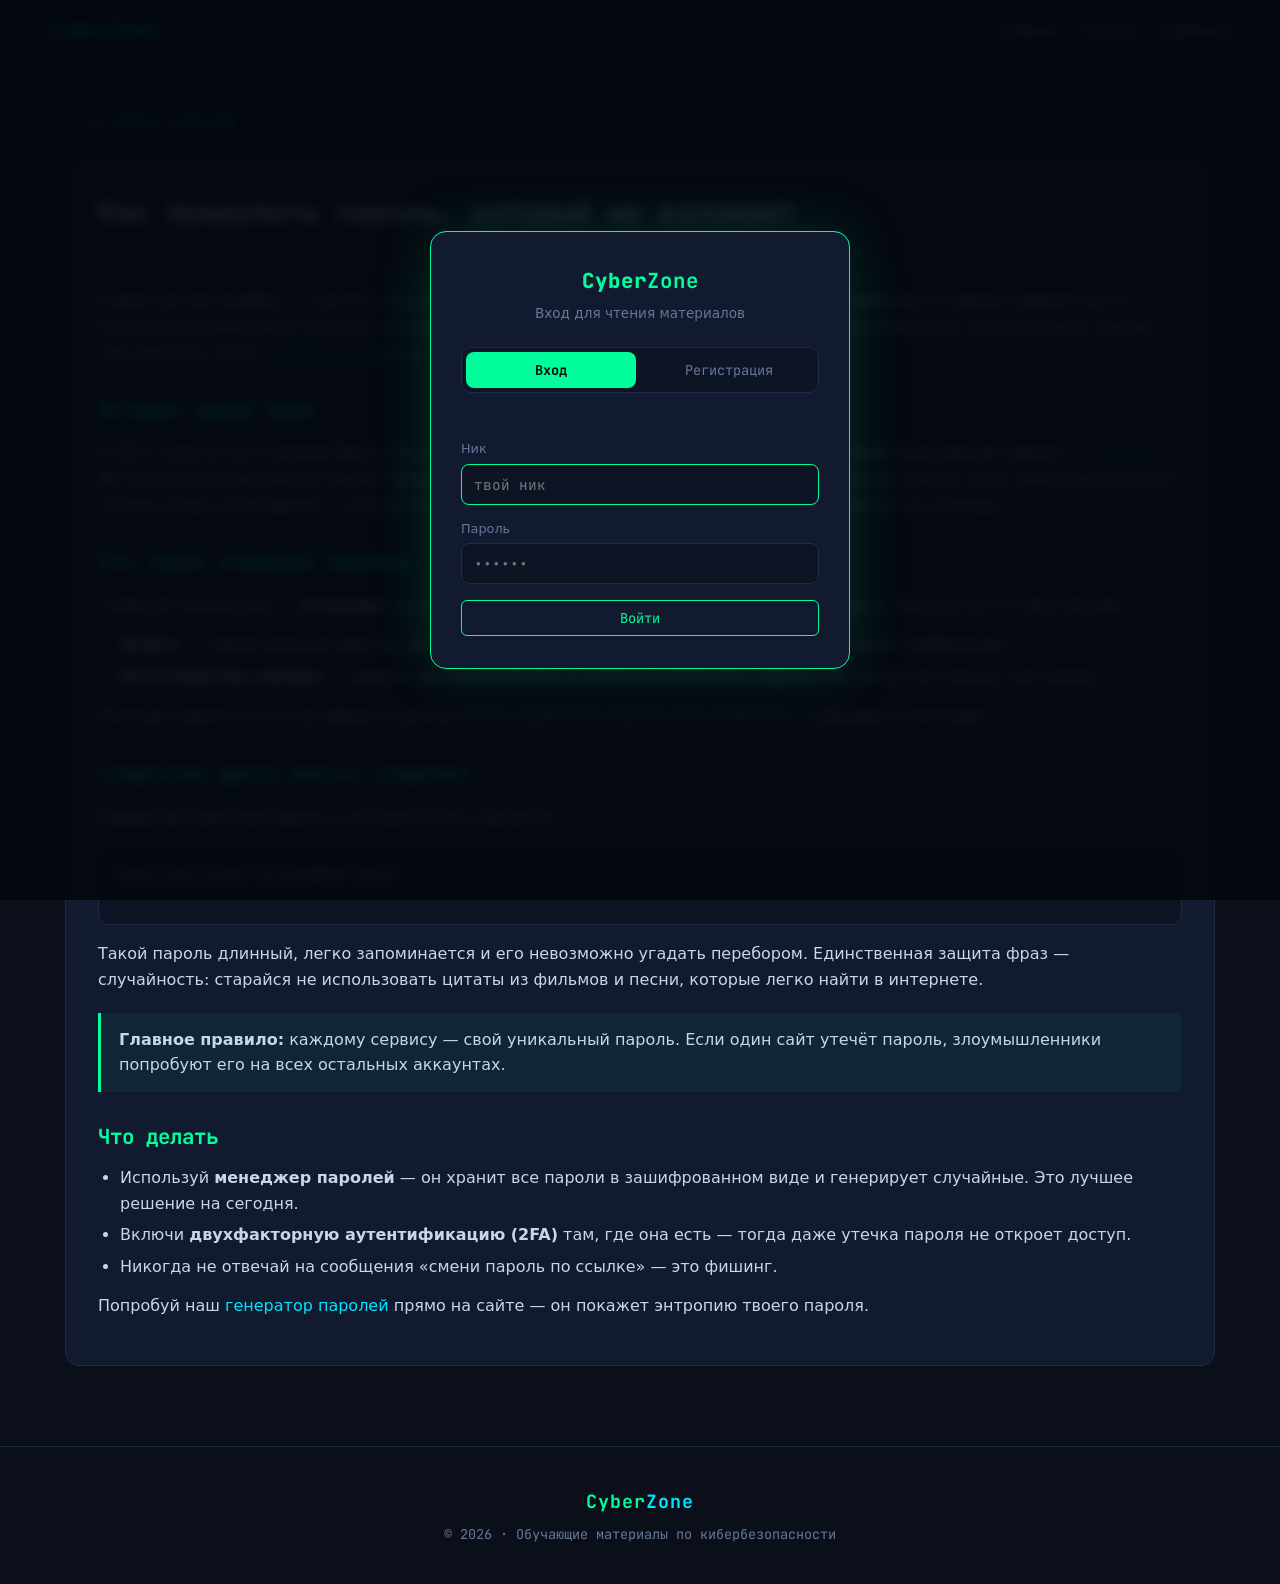
<file: article-password.html>
<!DOCTYPE html>
<html lang="ru">
<head>
<meta charset="UTF-8">
<meta name="viewport" content="width=device-width, initial-scale=1.0">
<meta name="description" content="Как придумать пароль, который не взломают: практические советы по паролям и 2FA.">
<title>Как придумать пароль, который не взломают — CyberZone</title>
<link rel="stylesheet" href="css/style.css">
<link href="https://fonts.googleapis.com/css2?family=JetBrains+Mono:wght@400;700;800&display=swap" rel="stylesheet">
</head>
<body>
<canvas id="matrix"></canvas>
<nav>
  <a href="index.html" class="logo">Cyber<b>Zone</b></a>
  <div class="links">
    <a href="index.html">главная</a>
    <a href="index.html#articles">статьи</a>
    <a href="hack-terminal.html">терминал</a>
    <a href="admin.html" class="admin-link">⚙ админ</a>
  </div>
</nav>
<section style="padding-top:110px">
  <div class="wrap">
    <a href="index.html#articles" class="back">← ко всем статьям</a>
    <article class="art-panel">
      <h1>Как придумать пароль, который не взломают</h1>
      <div class="art-meta">Категория: Пароли · 5 мин чтения</div>

      <p>Самая частая ошибка — считать, что пароль должен быть «сложным». На самом деле надёжность пароля зависит не от количества символов и значков, а от <b>случайности</b> и <b>длины</b>. Пароль <code>Tr0ub4dor&amp;3</code> внешне страшный, но его угадать проще, чем кажется. А вот <code>верблюд-чай-розетка-парусник</code> защитит куда лучше.</p>

      <h2>История одной базы</h2>
      <p>В 2017 году из сети украли базу с сотнями миллионов паролей. Аналитики выяснили: самый популярный пароль — <code>123456</code>. Им пользуются миллионы людей. Средний взломщик сначала пробует именно такие простые связки. Если твой пароль есть в списке самых популярных — ему не нужен никакой суперкомпьютер, твой аккаунт откроется за секунду.</p>

      <h2>Что такое «сильный пароль»</h2>
      <p>Главный показатель — <b>энтропия</b>, то есть количество вариантов, которые нужно перебрать. Она растёт от двух вещей:</p>
      <ul>
        <li><b>Длина</b> — самый важный фактор. Каждый лишний символ многократно увеличивает число комбинаций.</li>
        <li><b>Разнообразие набора</b> — цифры, заглавные буквы и символы добавляют вариантов, но не так сильно, как длина.</li>
      </ul>
      <p>Поэтому пароль из 14 случайных строчных букв надёжнее пароля из 8 символов с цифрами и значками.</p>

      <h2>Секретная фраза вместо «пароля»</h2>
      <p>Придумай короткую фразу и запиши её без пробелов:</p>
      <pre><code>синий-слон-играет-на-барабане-зимой
      </code></pre>
      <p>Такой пароль длинный, легко запоминается и его невозможно угадать перебором. Единственная защита фраз — случайность: старайся не использовать цитаты из фильмов и песни, которые легко найти в интернете.</p>

      <div class="callout">
        <b>Главное правило:</b> каждому сервису — свой уникальный пароль. Если один сайт утечёт пароль, злоумышленники попробуют его на всех остальных аккаунтах.
      </div>

      <h2>Что делать</h2>
      <ul>
        <li>Используй <b>менеджер паролей</b> — он хранит все пароли в зашифрованном виде и генерирует случайные. Это лучшее решение на сегодня.</li>
        <li>Включи <b>двухфакторную аутентификацию (2FA)</b> там, где она есть — тогда даже утечка пароля не откроет доступ.</li>
        <li>Никогда не отвечай на сообщения «смени пароль по ссылке» — это фишинг.</li>
      </ul>

      <p>Попробуй наш <a href="hack-terminal.html#password">генератор паролей</a> прямо на сайте — он покажет энтропию твоего пароля.</p>
    </article>
  </div>
</section>
<footer><span class="logo">Cyber<b>Zone</b></span><br>© 2026 · Обучающие материалы по кибербезопасности</footer>
<script src="js/main.js"></script>
<div id="authOverlay"></div>
</body>
</html>
</file>
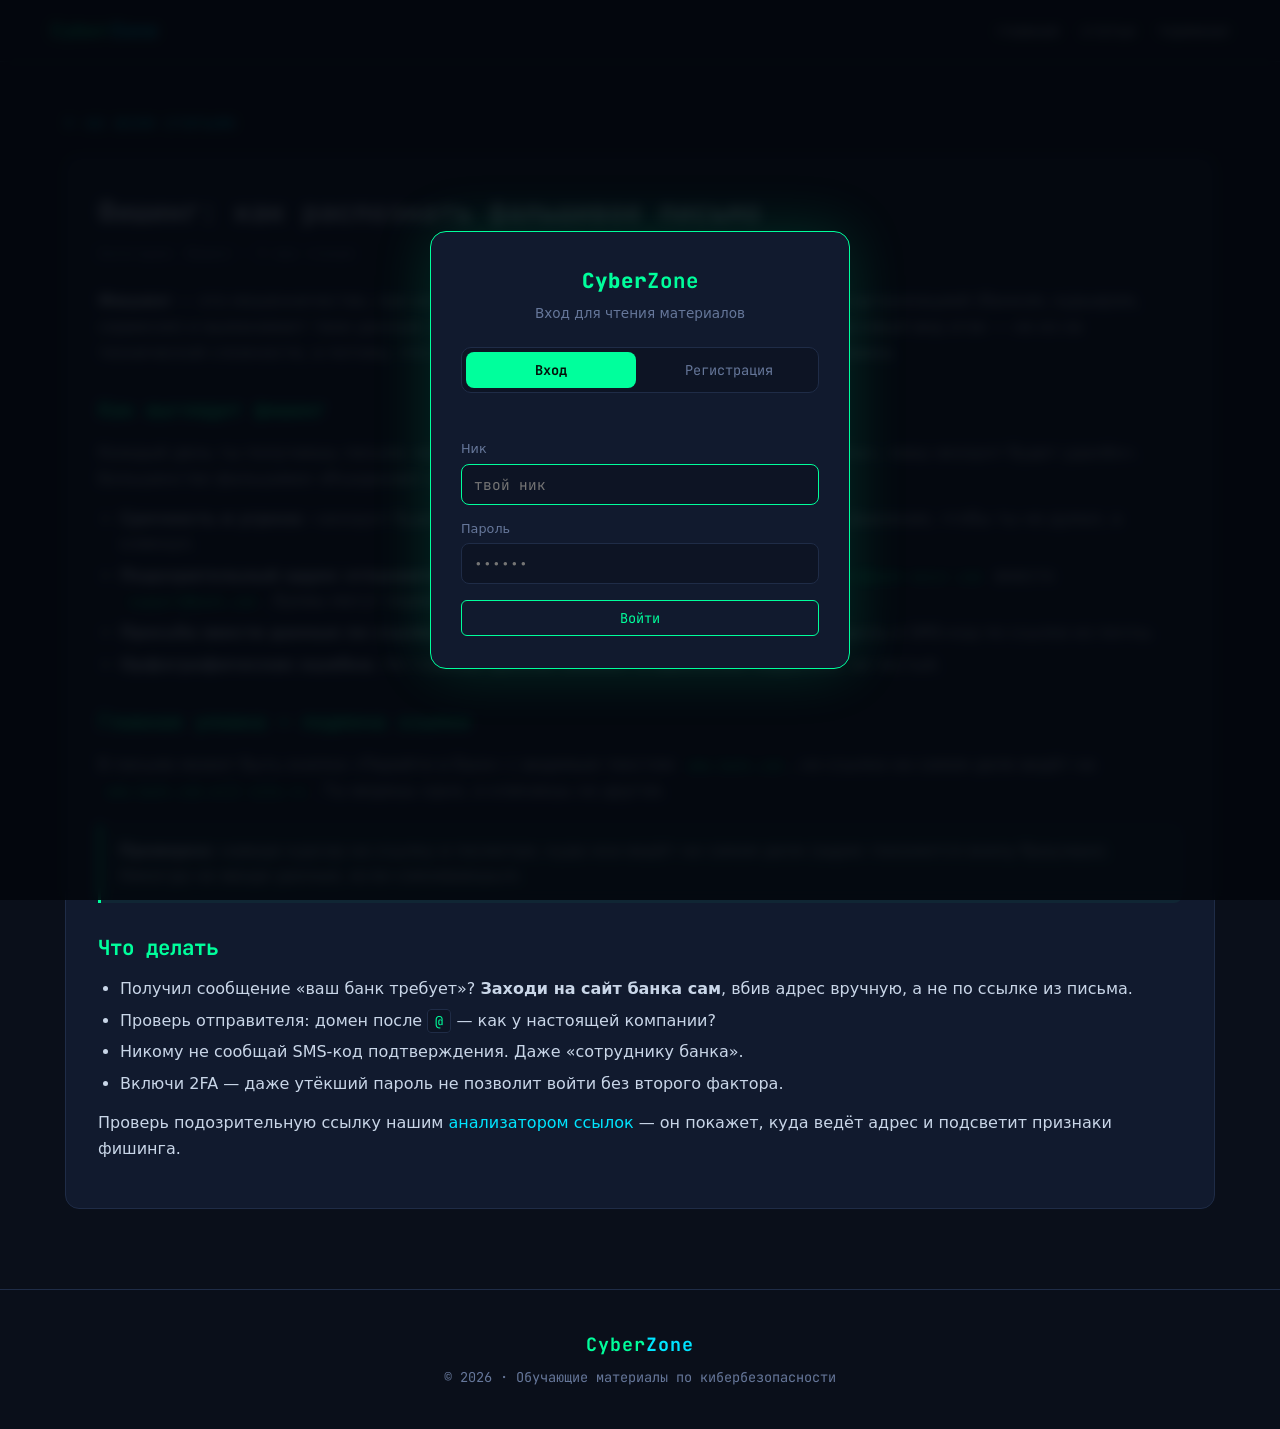
<file: article-phishing.html>
<!DOCTYPE html>
<html lang="ru">
<head>
<meta charset="UTF-8">
<meta name="viewport" content="width=device-width, initial-scale=1.0">
<meta name="description" content="Фишинг: как распознать фальшивое письмо — признаки мошеннических писем и ссылок.">
<title>Фишинг: как распознать фальшивое письмо — CyberZone</title>
<link rel="stylesheet" href="css/style.css">
<link href="https://fonts.googleapis.com/css2?family=JetBrains+Mono:wght@400;700;800&display=swap" rel="stylesheet">
</head>
<body>
<canvas id="matrix"></canvas>
<nav>
  <a href="index.html" class="logo">Cyber<b>Zone</b></a>
  <div class="links">
    <a href="index.html">главная</a>
    <a href="index.html#articles">статьи</a>
    <a href="hack-terminal.html">терминал</a>
    <a href="admin.html" class="admin-link">⚙ админ</a>
  </div>
</nav>
<section style="padding-top:110px">
  <div class="wrap">
    <a href="index.html#articles" class="back">← ко всем статьям</a>
    <article class="art-panel">
      <h1>Фишинг: как распознать фальшивое письмо</h1>
      <div class="art-meta">Категория: Фишинг · 5 мин чтения</div>

      <p><b>Фишинг</b> — это мошенничество, при котором злоумышленник притворяется настоящей организацией (банком, курьером, сервисом) и выманивает твои данные: пароль, номер карты или SMS-код. Это самый массовый вид атак — не из-за технической сложности, а потому, что он идёт через слабое звено любой системы: человека.</p>

      <h2>Как выглядит фишинг</h2>
      <p>Каждый день ты получаешь письма «ваш счёт заблокирован», «доставка требует оплаты», «ваш аккаунт будет удалён». Большинство фальшивок объединяют одни и те же маркеры:</p>
      <ul>
        <li><b>Срочность и угроза:</b> «аккаунт будет закрыт за 24 часа», «оплатите до конца дня». Давление, чтобы ты не думал, а кликнул.</li>
        <li><b>Подозрительный адрес отправителя.</b> Похоже на настоящий, но с ошибкой: <code>support@bаnk-secur.com</code> вместо <code>support@bank.com</code>. Буквы могут подменять: латинская «а» вместо русской.</li>
        <li><b>Просьба ввести данные по ссылке.</b> Настоящие банки никогда не запрашивают пароль и SMS-код по ссылке из почты.</li>
        <li><b>Орфографические ошибки.</b> Не главный признак (бывают и идеальные подделки), но частый.</li>
      </ul>

      <h2>Главная уловка — подмена ссылки</h2>
      <p>В письме может быть кнопка «Перейти в банк» с видимым текстом <code>www.bank.com</code>, но ссылка на самом деле ведёт на <code>www.bank.com.evil-site.ru</code>. Ты видишь одно, а кликаешь на другое.</p>
      <div class="callout">
        <b>Проверка:</b> наведи курсор на ссылку и посмотри, куда она ведёт на самом деле (адрес покажется внизу браузера). Никогда не вводи данные, если сомневаешься.
      </div>

      <h2>Что делать</h2>
      <ul>
        <li>Получил сообщение «ваш банк требует»? <b>Заходи на сайт банка сам</b>, вбив адрес вручную, а не по ссылке из письма.</li>
        <li>Проверь отправителя: домен после <code>@</code> — как у настоящей компании?</li>
        <li>Никому не сообщай SMS-код подтверждения. Даже «сотруднику банка».</li>
        <li>Включи 2FA — даже утёкший пароль не позволит войти без второго фактора.</li>
      </ul>

      <p>Проверь подозрительную ссылку нашим <a href="hack-terminal.html#links">анализатором ссылок</a> — он покажет, куда ведёт адрес и подсветит признаки фишинга.</p>
    </article>
  </div>
</section>
<footer><span class="logo">Cyber<b>Zone</b></span><br>© 2026 · Обучающие материалы по кибербезопасности</footer>
<script src="js/main.js"></script>
<div id="authOverlay"></div>
</body>
</html>
</file>
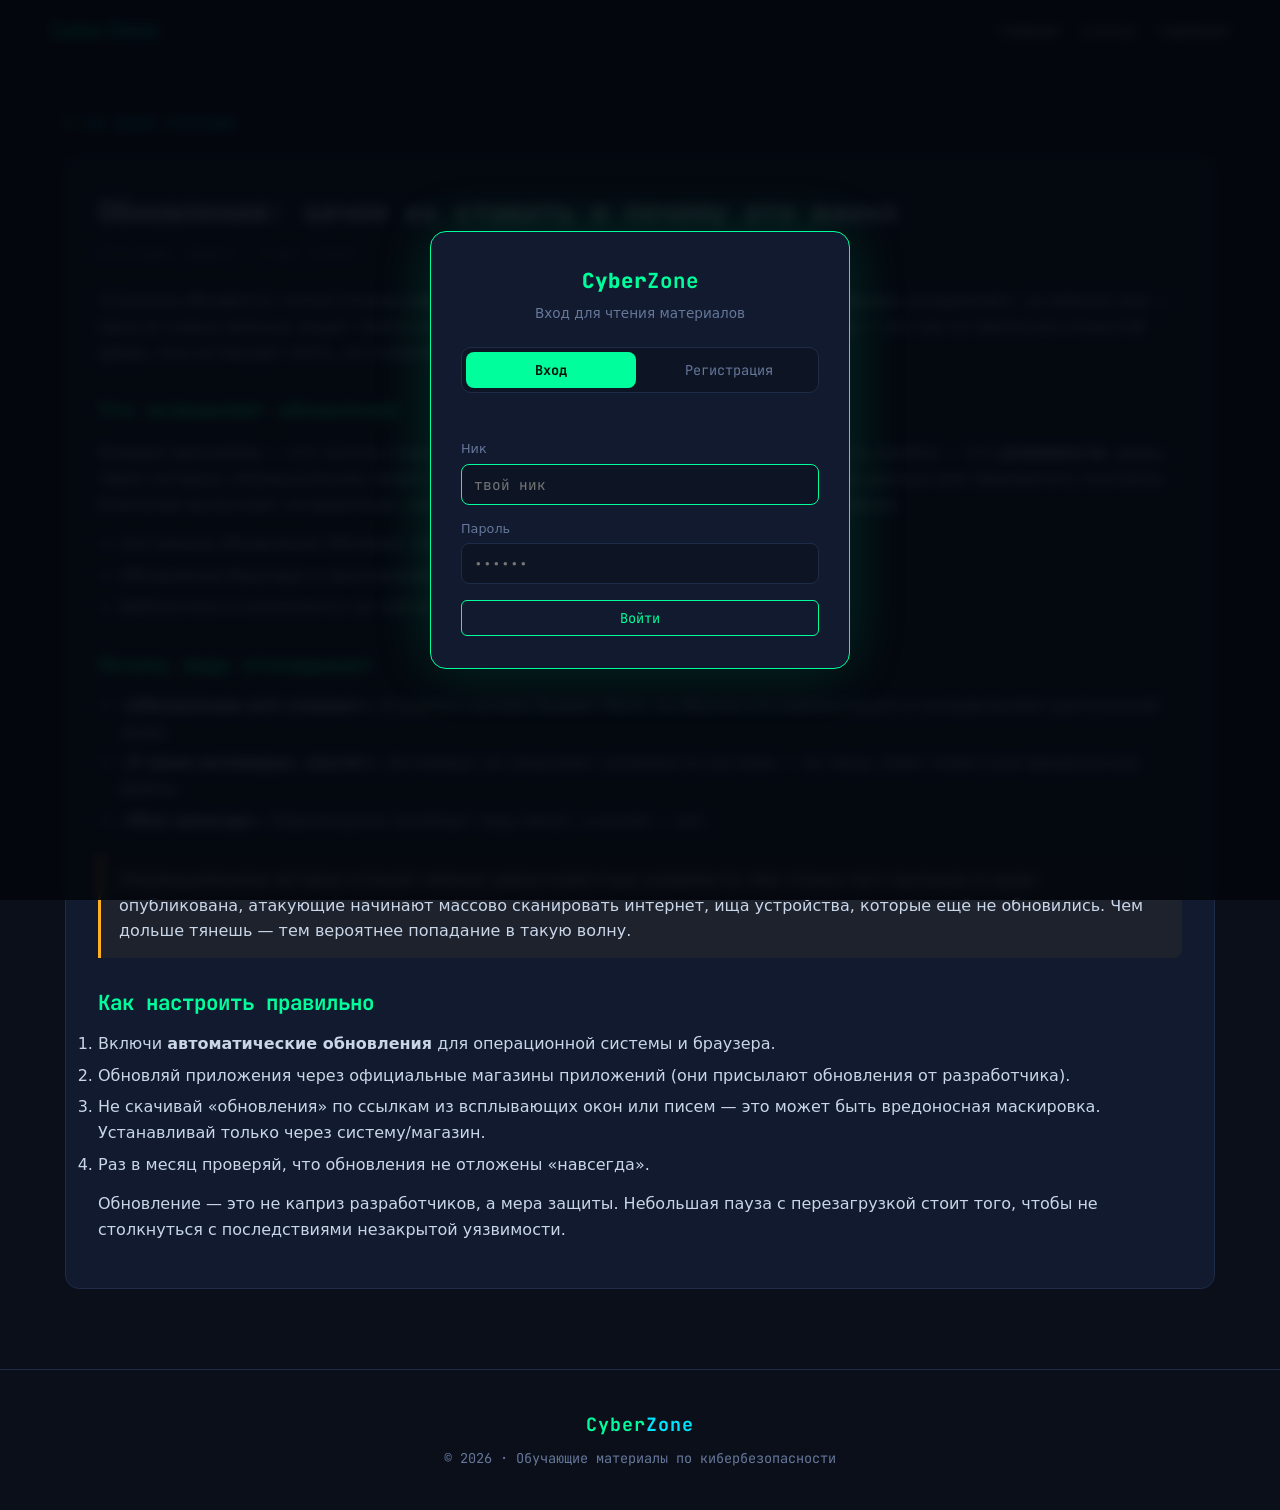
<file: article-updates.html>
<!DOCTYPE html>
<html lang="ru">
<head>
<meta charset="UTF-8">
<meta name="viewport" content="width=device-width, initial-scale=1.0">
<meta name="description" content="Обновления: зачем их ставить и почему это важно для безопасности — про патчи и уязвимости.">
<title>Обновления: зачем их ставить и почему это важно — CyberZone</title>
<link rel="stylesheet" href="css/style.css">
<link href="https://fonts.googleapis.com/css2?family=JetBrains+Mono:wght@400;700;800&display=swap" rel="stylesheet">
</head>
<body>
<canvas id="matrix"></canvas>
<nav>
  <a href="index.html" class="logo">Cyber<b>Zone</b></a>
  <div class="links">
    <a href="index.html">главная</a>
    <a href="index.html#articles">статьи</a>
    <a href="hack-terminal.html">терминал</a>
    <a href="admin.html" class="admin-link">⚙ админ</a>
  </div>
</nav>
<section style="padding-top:110px">
  <div class="wrap">
    <a href="index.html#articles" class="back">← ко всем статьям</a>
    <article class="art-panel">
      <h1>Обновления: зачем их ставить и почему это важно</h1>
      <div class="art-meta">Категория: Защита · 5 мин чтения</div>

      <p>«Сначала обновится, потом открою реферат». Знакомая мысль? Уведомления об обновлениях раздражают, но именно они — одна из самых важных защит твоего компьютера и телефона. Пропущенное обновление — это как оставленная открытой дверь: она не мешает жить, но позволяет пройти внутрь кому угодно.</p>

      <h2>Что исправляют обновления</h2>
      <p>Каждая программа — это тысячи строк кода, в которых регулярно находят ошибки. Часть ошибок — это <b>уязвимости</b>: дыры, через которые злоумышленник может выполнить свой код на твоём устройстве, украсть данные или перехватить контроль. Компании выпускают исправления, называемые <b>патчами</b>, и присылают их через обновления.</p>
      <ul>
        <li>Системные обновления (Windows, macOS, Android, iOS).</li>
        <li>Обновления браузера и приложений.</li>
        <li>Библиотеки и компоненты на сайтах и серверах.</li>
      </ul>

      <h2>Почему люди откладывают</h2>
      <ul>
        <li><b>«Обновление всё сломает».</b> В редких случаях бывают баги, но обычно это компенсируется исправлением критической дыры.</li>
        <li><b>«У меня антивирус, хватит».</b> Антивирус не закрывает уязвимости системы — он лишь ловит известные вредоносные файлы.</li>
        <li><b>«Мне некогда».</b> Перезагрузка занимает пару минут, а взлом — нет.</li>
      </ul>

      <div class="callout warn">
        Злоумышленники активно атакуют именно давно известные уязвимости. Как только патч выпущен и дыра опубликована, атакующие начинают массово сканировать интернет, ища устройства, которые ещё не обновились. Чем дольше тянешь — тем вероятнее попадание в такую волну.
      </div>

      <h2>Как настроить правильно</h2>
      <ol>
        <li>Включи <b>автоматические обновления</b> для операционной системы и браузера.</li>
        <li>Обновляй приложения через официальные магазины приложений (они присылают обновления от разработчика).</li>
        <li>Не скачивай «обновления» по ссылкам из всплывающих окон или писем — это может быть вредоносная маскировка. Устанавливай только через систему/магазин.</li>
        <li>Раз в месяц проверяй, что обновления не отложены «навсегда».</li>
      </ol>

      <p>Обновление — это не каприз разработчиков, а мера защиты. Небольшая пауза с перезагрузкой стоит того, чтобы не столкнуться с последствиями незакрытой уязвимости.</p>
    </article>
  </div>
</section>
<footer><span class="logo">Cyber<b>Zone</b></span><br>© 2026 · Обучающие материалы по кибербезопасности</footer>
<script src="js/main.js"></script>
<div id="authOverlay"></div>
</body>
</html>
</file>
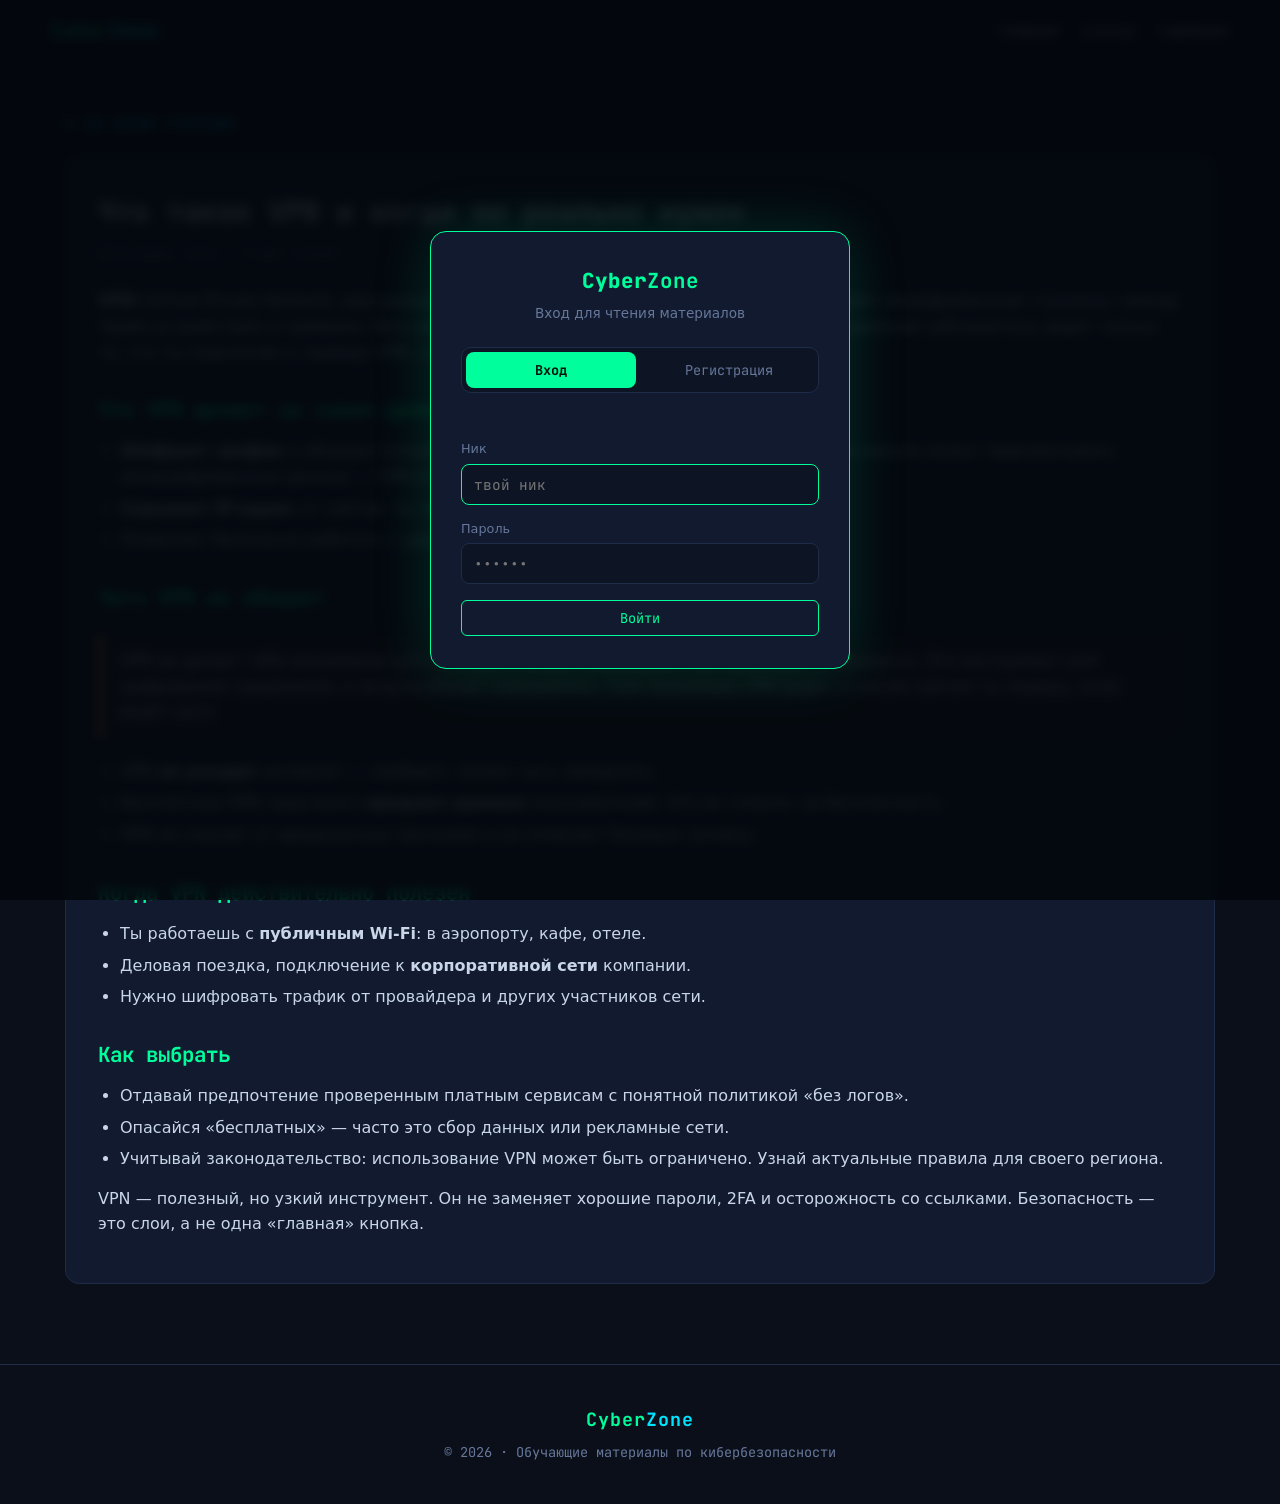
<file: article-vpn.html>
<!DOCTYPE html>
<html lang="ru">
<head>
<meta charset="UTF-8">
<meta name="viewport" content="width=device-width, initial-scale=1.0">
<meta name="description" content="Что такое VPN и когда он реально нужен: разбор термина, возможности и ограничения.">
<title>Что такое VPN и когда он реально нужен — CyberZone</title>
<link rel="stylesheet" href="css/style.css">
<link href="https://fonts.googleapis.com/css2?family=JetBrains+Mono:wght@400;700;800&display=swap" rel="stylesheet">
</head>
<body>
<canvas id="matrix"></canvas>
<nav>
  <a href="index.html" class="logo">Cyber<b>Zone</b></a>
  <div class="links">
    <a href="index.html">главная</a>
    <a href="index.html#articles">статьи</a>
    <a href="hack-terminal.html">терминал</a>
    <a href="admin.html" class="admin-link">⚙ админ</a>
  </div>
</nav>
<section style="padding-top:110px">
  <div class="wrap">
    <a href="index.html#articles" class="back">← ко всем статьям</a>
    <article class="art-panel">
      <h1>Что такое VPN и когда он реально нужен</h1>
      <div class="art-meta">Категория: Сеть · 5 мин чтения</div>

      <p><b>VPN</b> (Virtual Private Network, виртуальная частная сеть) — это технология, которая создаёт зашифрованный «туннель» между твоим устройством и сервером. Весь интернет-трафик проходит через этот туннель: сторонний наблюдатель видит только то, что ты подключён к серверу VPN, а не то, какие сайты открываешь.</p>

      <h2>Что VPN делает на самом деле</h2>
      <ul>
        <li><b>Шифрует трафик</b> в общедоступной сети. В публичном Wi-Fi в кафе любой на том же канале может перехватывать незашифрованные данные — VPN это закрывает.</li>
        <li><b>Скрывает IP-адрес</b> от сайтов: ты «выходишь» с адреса сервера, а не своего.</li>
        <li>Позволяет безопасно работать с удалёнными сетями компании.</li>
      </ul>

      <h2>Чего VPN не обещает</h2>
      <div class="callout warn">
        VPN не делает тебя анонимным для сервера VPN, для спецслужб и не защищает от фишинга. Это инструмент для шифрования соединения, а не волшебный «невидимка». Сам провайдер VPN видит, к каким сайтам ты ходишь, если ведёт логи.
      </div>
      <ul>
        <li>VPN <b>не ускорит</b> интернет — наоборот, может чуть замедлить.</li>
        <li>Бесплатные VPN чаще всего <b>продают данные</b> пользователей. Это их «плата» за бесплатность.</li>
        <li>VPN не спасает от вредоносных программ и не отменяет базовую гигиену.</li>
      </ul>

      <h2>Когда VPN действительно полезен</h2>
      <ul>
        <li>Ты работаешь с <b>публичным Wi-Fi</b>: в аэропорту, кафе, отеле.</li>
        <li>Деловая поездка, подключение к <b>корпоративной сети</b> компании.</li>
        <li>Нужно шифровать трафик от провайдера и других участников сети.</li>
      </ul>

      <h2>Как выбрать</h2>
      <ul>
        <li>Отдавай предпочтение проверенным платным сервисам с понятной политикой «без логов».</li>
        <li>Опасайся «бесплатных» — часто это сбор данных или рекламные сети.</li>
        <li>Учитывай законодательство: использование VPN может быть ограничено. Узнай актуальные правила для своего региона.</li>
      </ul>

      <p>VPN — полезный, но узкий инструмент. Он не заменяет хорошие пароли, 2FA и осторожность со ссылками. Безопасность — это слои, а не одна «главная» кнопка.</p>
    </article>
  </div>
</section>
<footer><span class="logo">Cyber<b>Zone</b></span><br>© 2026 · Обучающие материалы по кибербезопасности</footer>
<script src="js/main.js"></script>
<div id="authOverlay"></div>
</body>
</html>
</file>
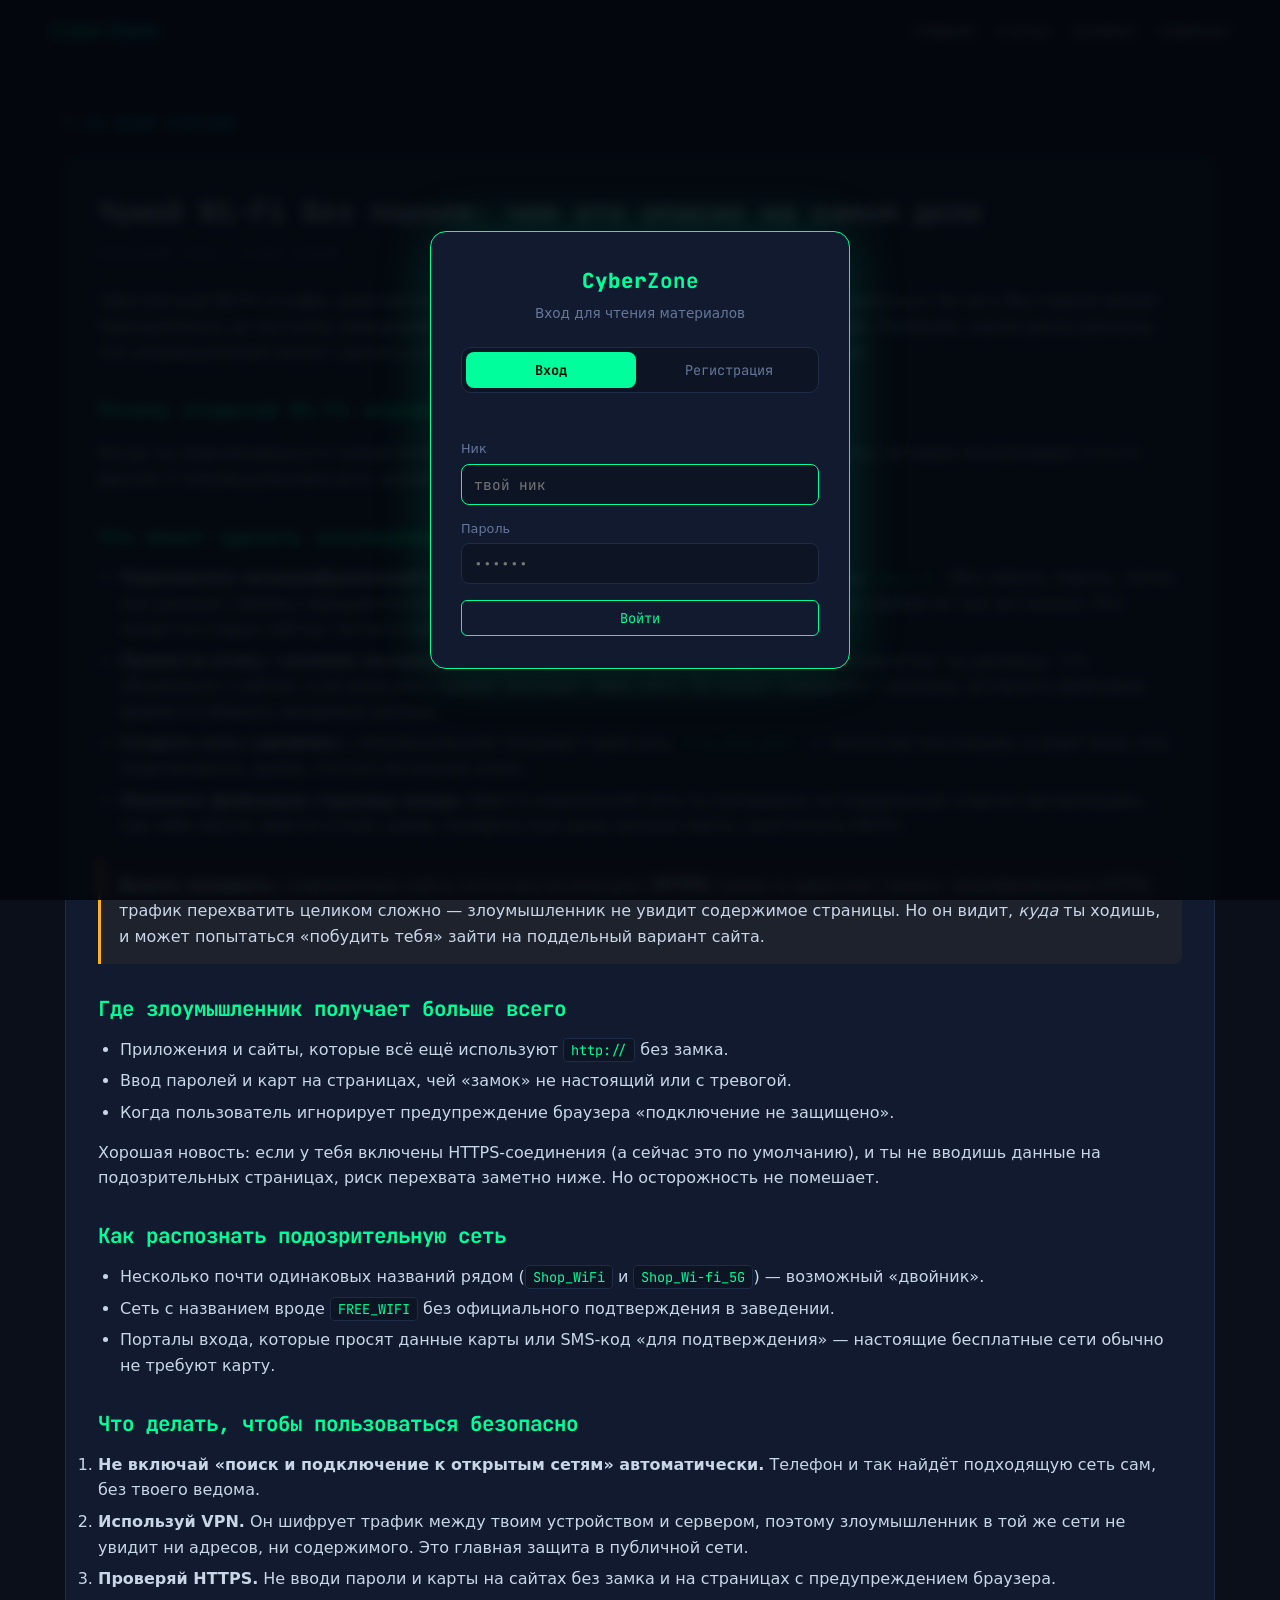
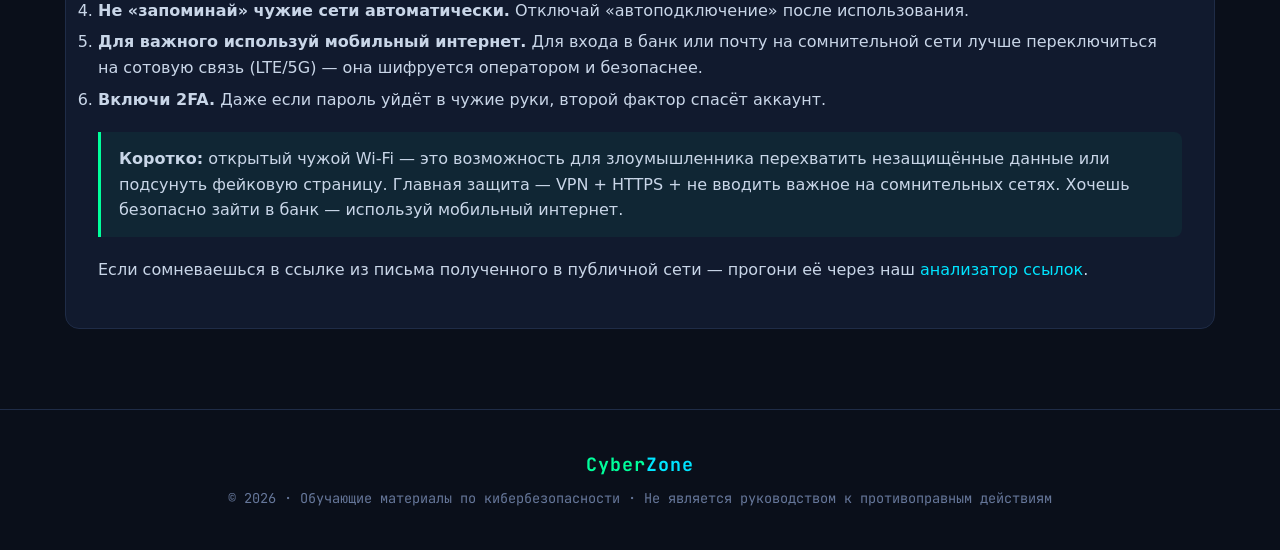
<file: article-wifi.html>
<!DOCTYPE html>
<html lang="ru">
<head>
<meta charset="UTF-8">
<meta name="viewport" content="width=device-width, initial-scale=1.0">
<meta name="description" content="Чем опасны чужие открытые Wi-Fi сети: перехват трафика, фейки, последствия и как защититься.">
<title>Чужой Wi-Fi без пароля: чем это опасно — CyberZone</title>
<link rel="stylesheet" href="css/style.css">
<link href="https://fonts.googleapis.com/css2?family=JetBrains+Mono:wght@400;700;800&display=swap" rel="stylesheet">
</head>
<body>
<canvas id="matrix"></canvas>
<nav>
  <a href="index.html" class="logo">Cyber<b>Zone</b></a>
  <div class="links">
    <a href="index.html">главная</a>
    <a href="index.html#articles">статьи</a>
    <a href="exam.html">экзамен</a>
    <a href="hack-terminal.html">терминал</a>
    <a href="admin.html" class="admin-link">⚙ админ</a>
  </div>
</nav>
<section style="padding-top:110px">
  <div class="wrap">
    <a href="index.html#articles" class="back">← ко всем статьям</a>
    <article class="art-panel">
      <h1>Чужой Wi-Fi без пароля: чем это опасно на самом деле</h1>
      <div class="art-meta">Категория: Сеть · 6 мин чтения</div>

      <p>«Бесплатный Wi-Fi» в кафе, аэропорту или гостинице — соблазн, от которого сложно отказаться. Но сеть без пароля может принадлежать не честному заведению, а злоумышленнику, который именно этого и ждёт. Разберём, какие риски реальны, что злоумышленник может сделать и как пользоваться публичным Wi-Fi без последствий.</p>

      <h2>Почему открытый Wi-Fi опаснее домашнего</h2>
      <p>Когда ты подключаешься к чужой сети без пароля, твой трафик идёт через точку доступа, которую контролирует кто-то другой. У злоумышленника есть несколько сценариев, и они серьёзнее, чем кажется.</p>

      <h2>Что может сделать злоумышленник</h2>
      <ul>
        <li><b>Перехватить незашифрованный трафик.</b> Если сайт работает по старому протоколу <code>http://</code> (без замка), пароль, логин или данные с формы передаются открытым текстом. В такой сети их может «увидеть» любой на том же канале. Это касается старых сайтов, почты и приложений без шифрования.</li>
        <li><b>Провести атаку «человек посередине».</b> Злоумышленник встаёт между тобой и интернетом: ты думаешь, что общаешься с сайтом, а на деле весь трафик проходит через него. Он может подменять страницы, вставлять фейковые формы и собирать вводимые данные.</li>
        <li><b>Создать сеть-«двойник».</b> Злоумышленник называет свою сеть <code>Free_Shop_WiFi</code> — почти как настоящая, и ловит всех, кто подключается, думая, что это легальная точка.</li>
        <li><b>Показать фейковую страницу входа.</b> Вместо нормальной сети ты попадаешь на поддельный «портал авторизации», где тебя просят ввести e-mail, номер телефона или даже данные карты «для оплаты Wi-Fi».</li>
      </ul>

      <div class="callout warn">
        <b>Важно понимать:</b> современные сайты почти все используют <b>HTTPS</b> (замок в адресной строке). Зашифрованный HTTPS-трафик перехватить целиком сложно — злоумышленник не увидит содержимое страницы. Но он видит, <i>куда</i> ты ходишь, и может попытаться «побудить тебя» зайти на поддельный вариант сайта.
      </div>

      <h2>Где злоумышленник получает больше всего</h2>
      <ul>
        <li>Приложения и сайты, которые всё ещё используют <code>http://</code> без замка.</li>
        <li>Ввод паролей и карт на страницах, чей «замок» не настоящий или с тревогой.</li>
        <li>Когда пользователь игнорирует предупреждение браузера «подключение не защищено».</li>
      </ul>
      <p>Хорошая новость: если у тебя включены HTTPS-соединения (а сейчас это по умолчанию), и ты не вводишь данные на подозрительных страницах, риск перехвата заметно ниже. Но осторожность не помешает.</p>

      <h2>Как распознать подозрительную сеть</h2>
      <ul>
        <li>Несколько почти одинаковых названий рядом (<code>Shop_WiFi</code> и <code>Shop_Wi-fi_5G</code>) — возможный «двойник».</li>
        <li>Сеть с названием вроде <code>FREE_WIFI</code> без официального подтверждения в заведении.</li>
        <li>Порталы входа, которые просят данные карты или SMS-код «для подтверждения» — настоящие бесплатные сети обычно не требуют карту.</li>
      </ul>

      <h2>Что делать, чтобы пользоваться безопасно</h2>
      <ol>
        <li><b>Не включай «поиск и подключение к открытым сетям» автоматически.</b> Телефон и так найдёт подходящую сеть сам, без твоего ведома.</li>
        <li><b>Используй VPN.</b> Он шифрует трафик между твоим устройством и сервером, поэтому злоумышленник в той же сети не увидит ни адресов, ни содержимого. Это главная защита в публичной сети.</li>
        <li><b>Проверяй HTTPS.</b> Не вводи пароли и карты на сайтах без замка и на страницах с предупреждением браузера.</li>
        <li><b>Не «запоминай» чужие сети автоматически.</b> Отключай «автоподключение» после использования.</li>
        <li><b>Для важного используй мобильный интернет.</b> Для входа в банк или почту на сомнительной сети лучше переключиться на сотовую связь (LTE/5G) — она шифруется оператором и безопаснее.</li>
        <li><b>Включи 2FA.</b> Даже если пароль уйдёт в чужие руки, второй фактор спасёт аккаунт.</li>
      </ol>

      <div class="callout">
        <b>Коротко:</b> открытый чужой Wi-Fi — это возможность для злоумышленника перехватить незащищённые данные или подсунуть фейковую страницу. Главная защита — VPN + HTTPS + не вводить важное на сомнительных сетях. Хочешь безопасно зайти в банк — используй мобильный интернет.
      </div>

      <p>Если сомневаешься в ссылке из письма полученного в публичной сети — прогони её через наш <a href="hack-terminal.html#links">анализатор ссылок</a>.</p>
    </article>
  </div>
</section>
<footer><span class="logo">Cyber<b>Zone</b></span><br>© 2026 · Обучающие материалы по кибербезопасности · Не является руководством к противоправным действиям</footer>
<script src="js/main.js"></script>
<div id="authOverlay"></div>
</body>
</html>
</file>
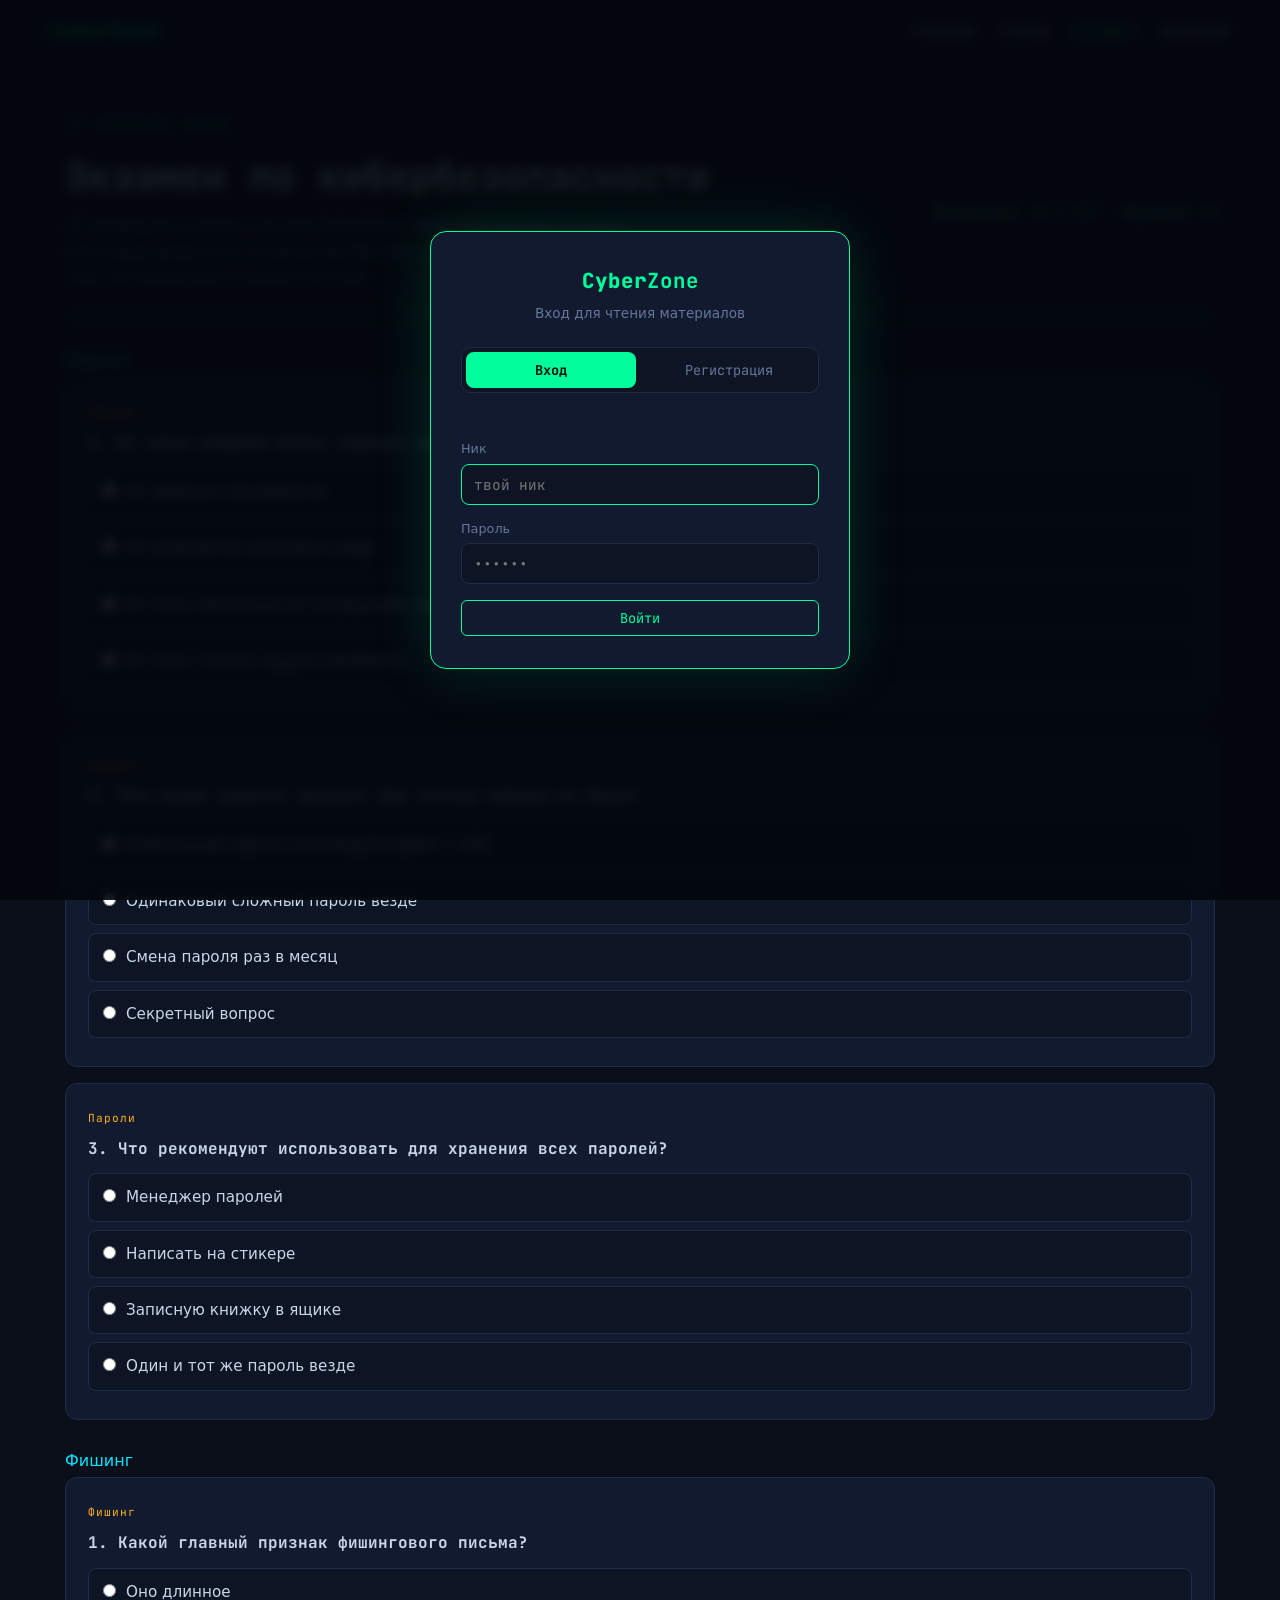
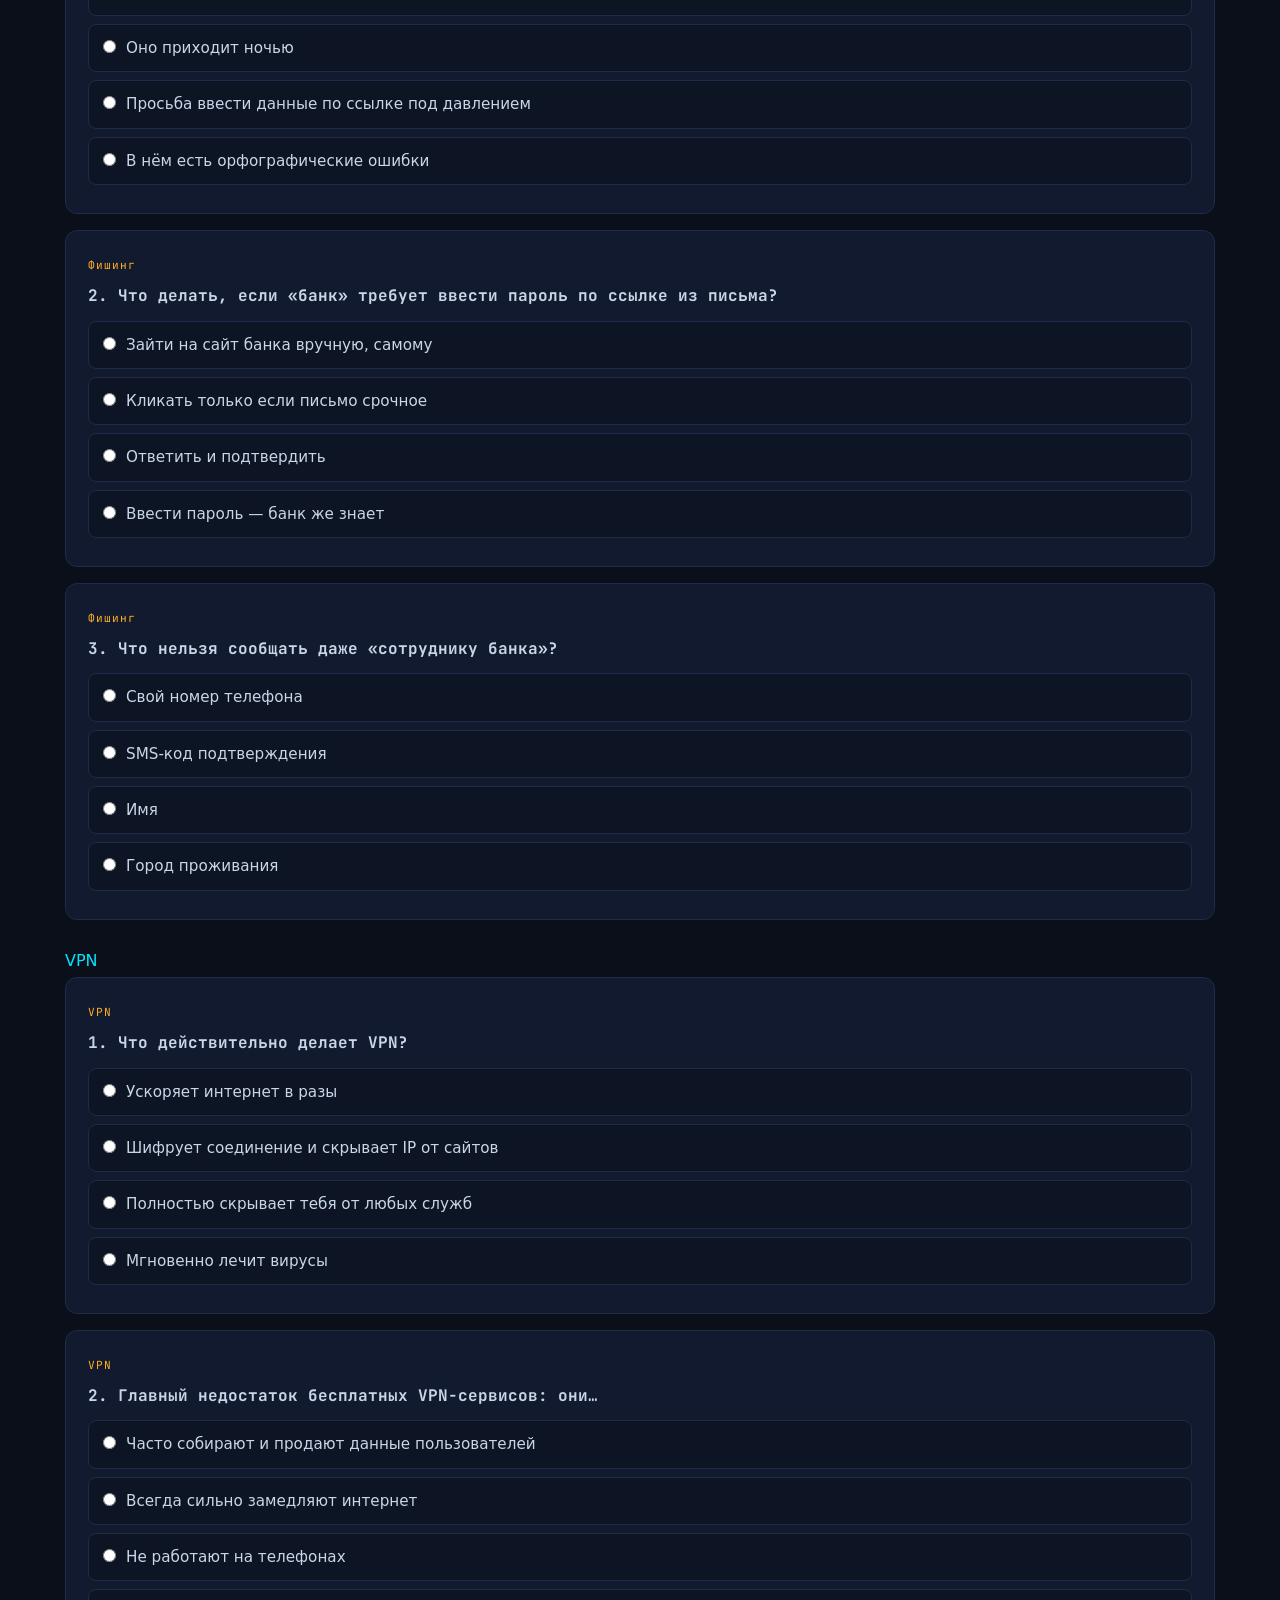
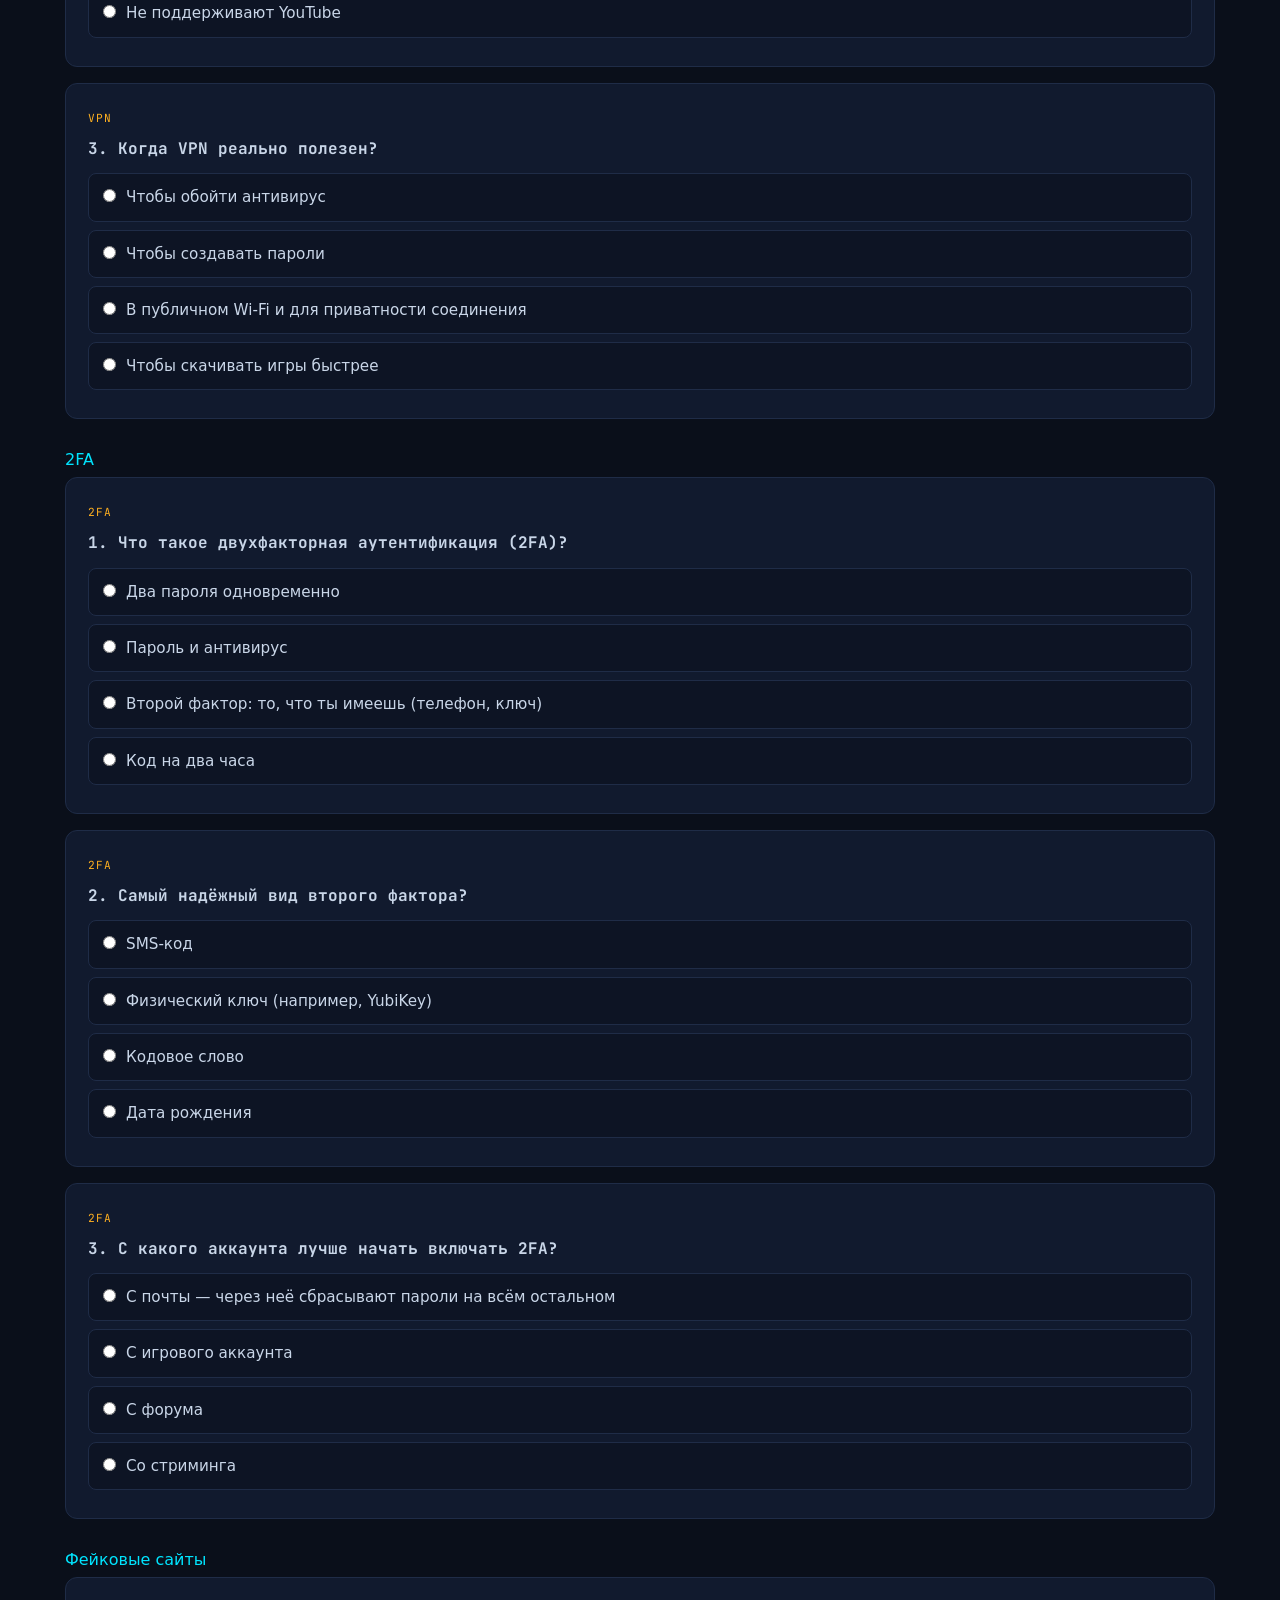
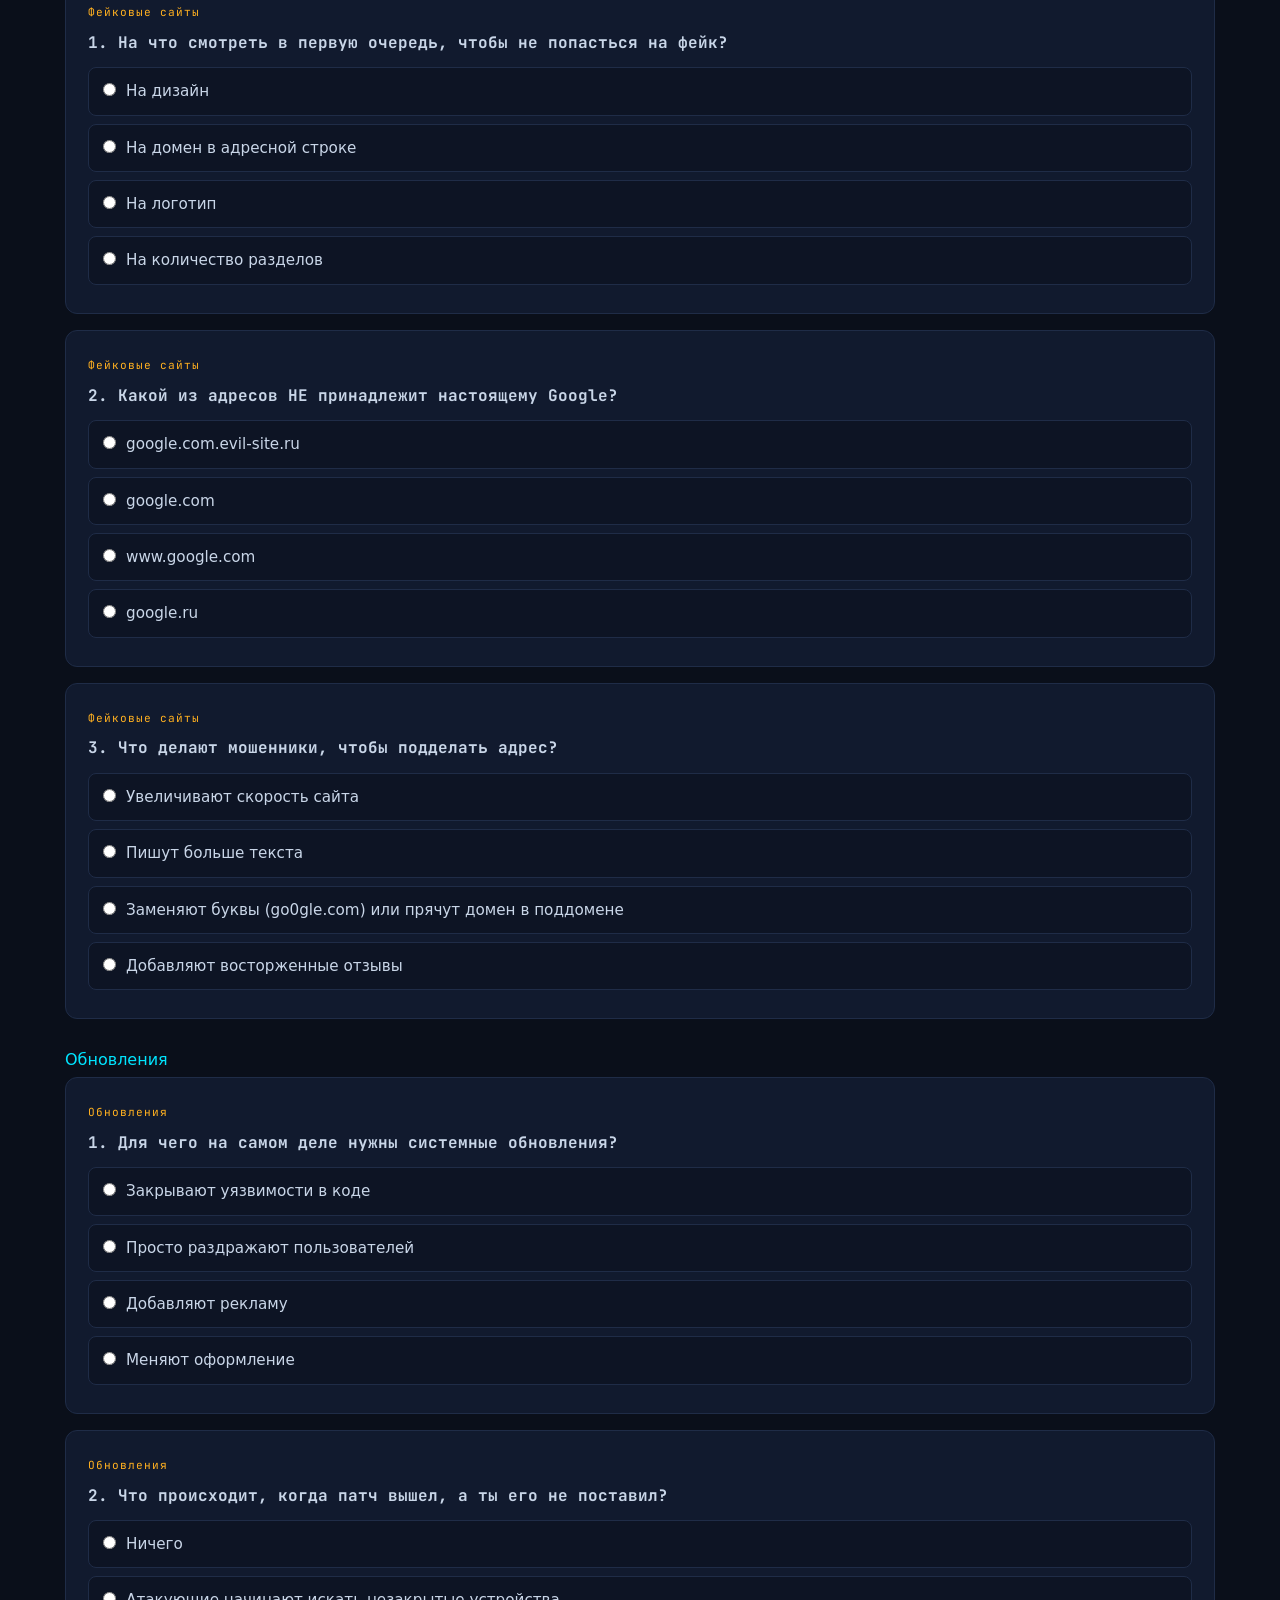
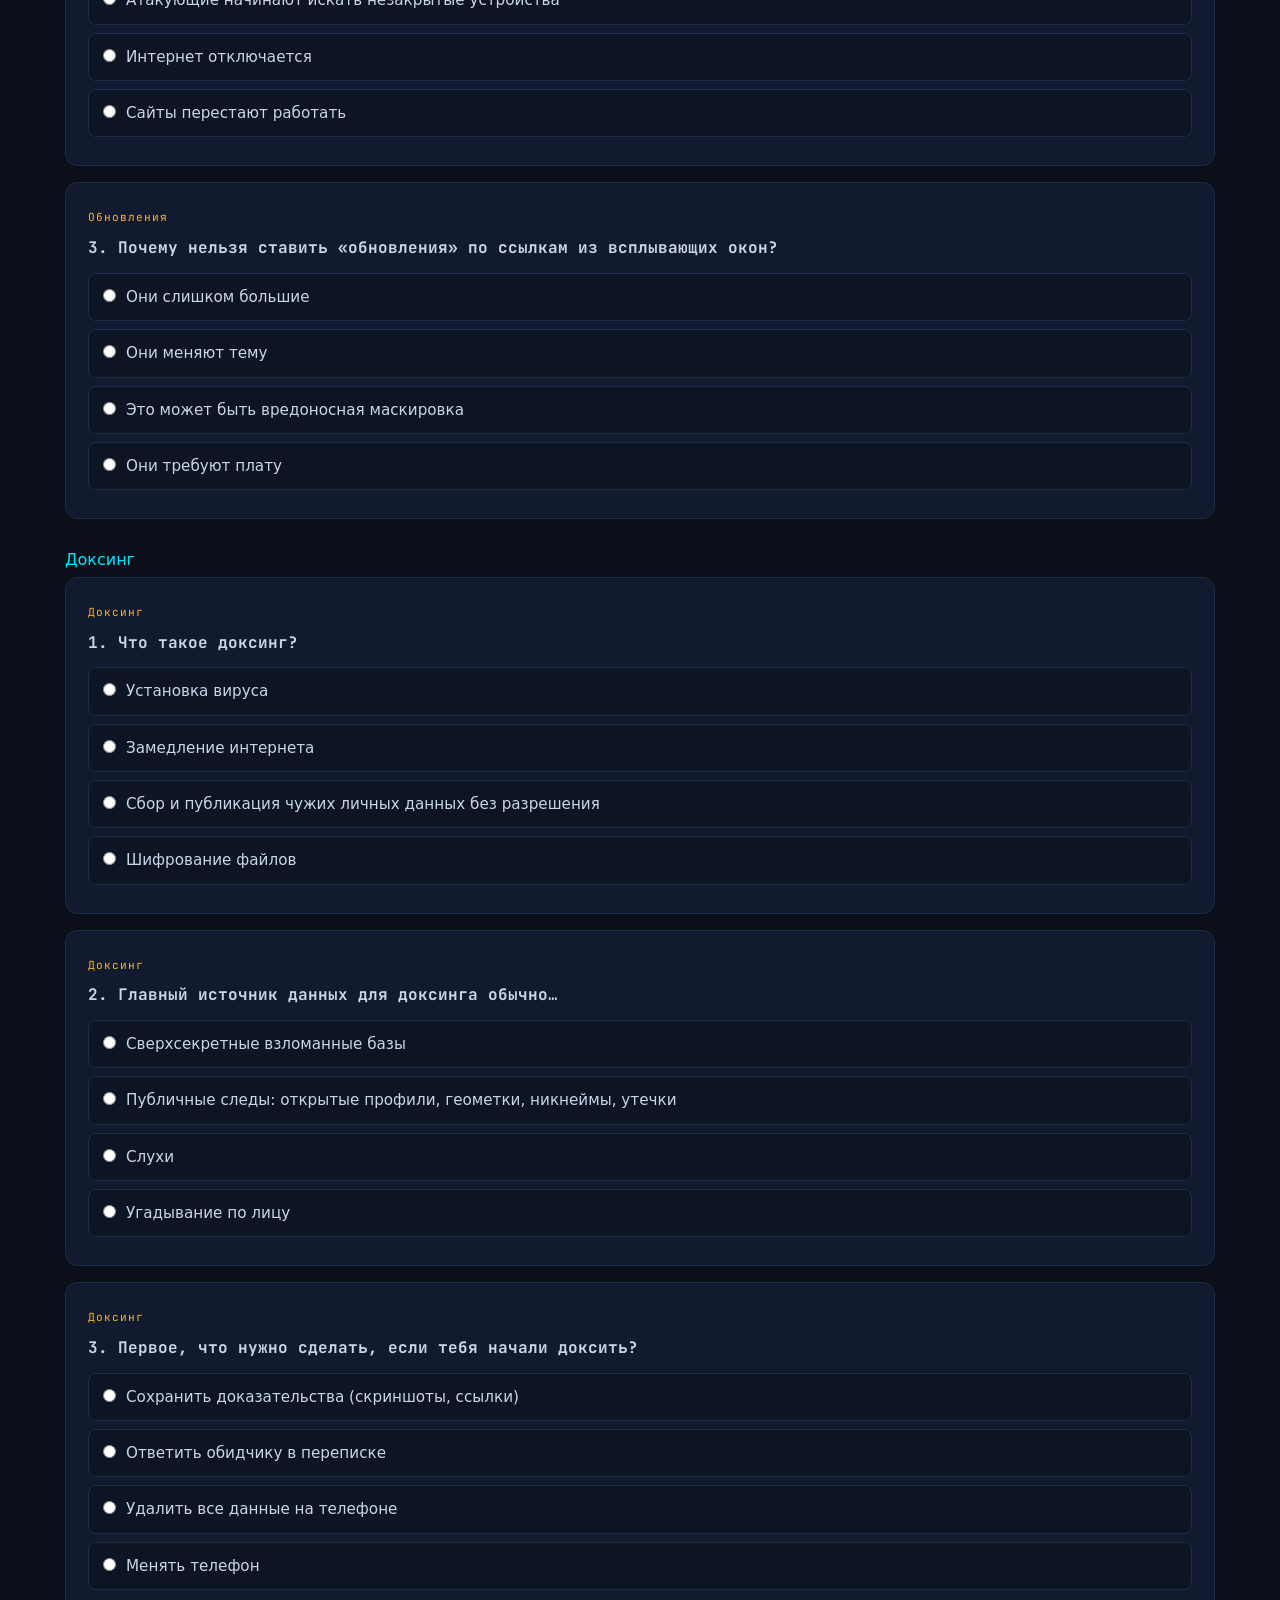
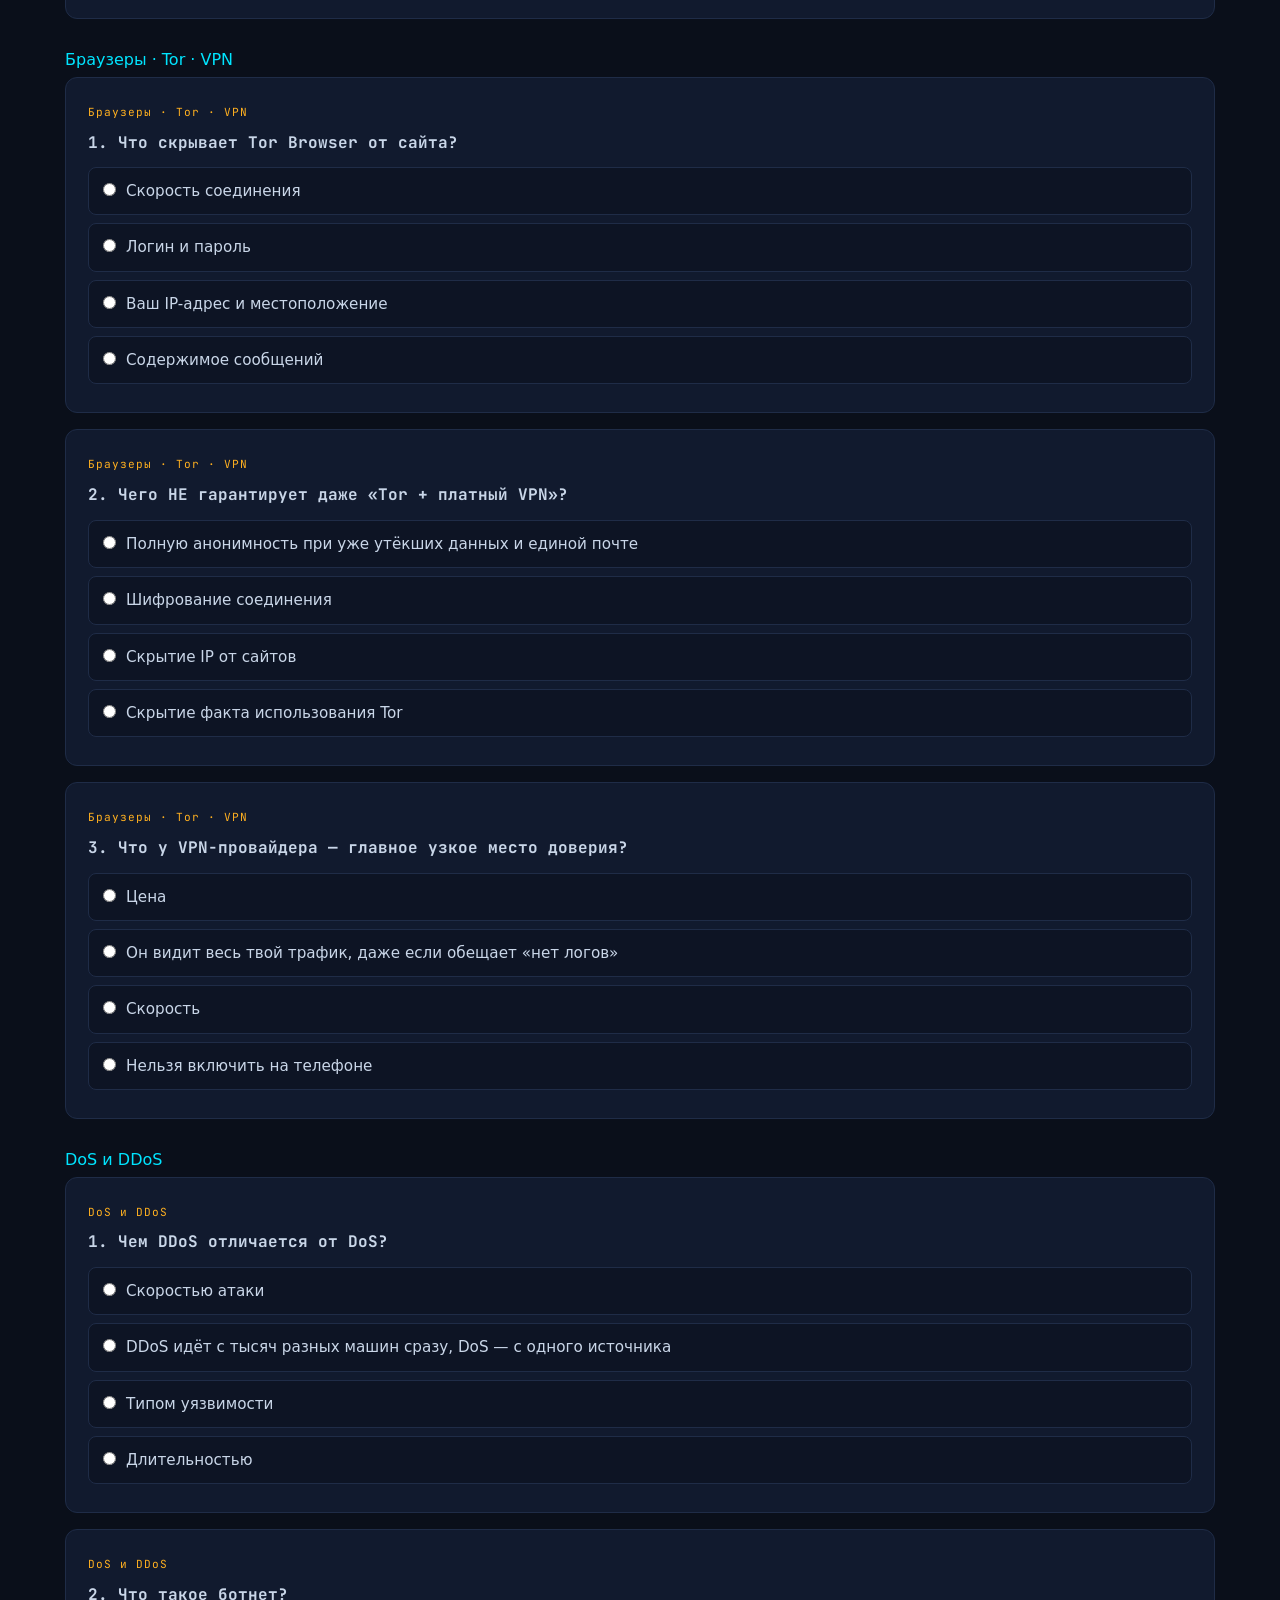
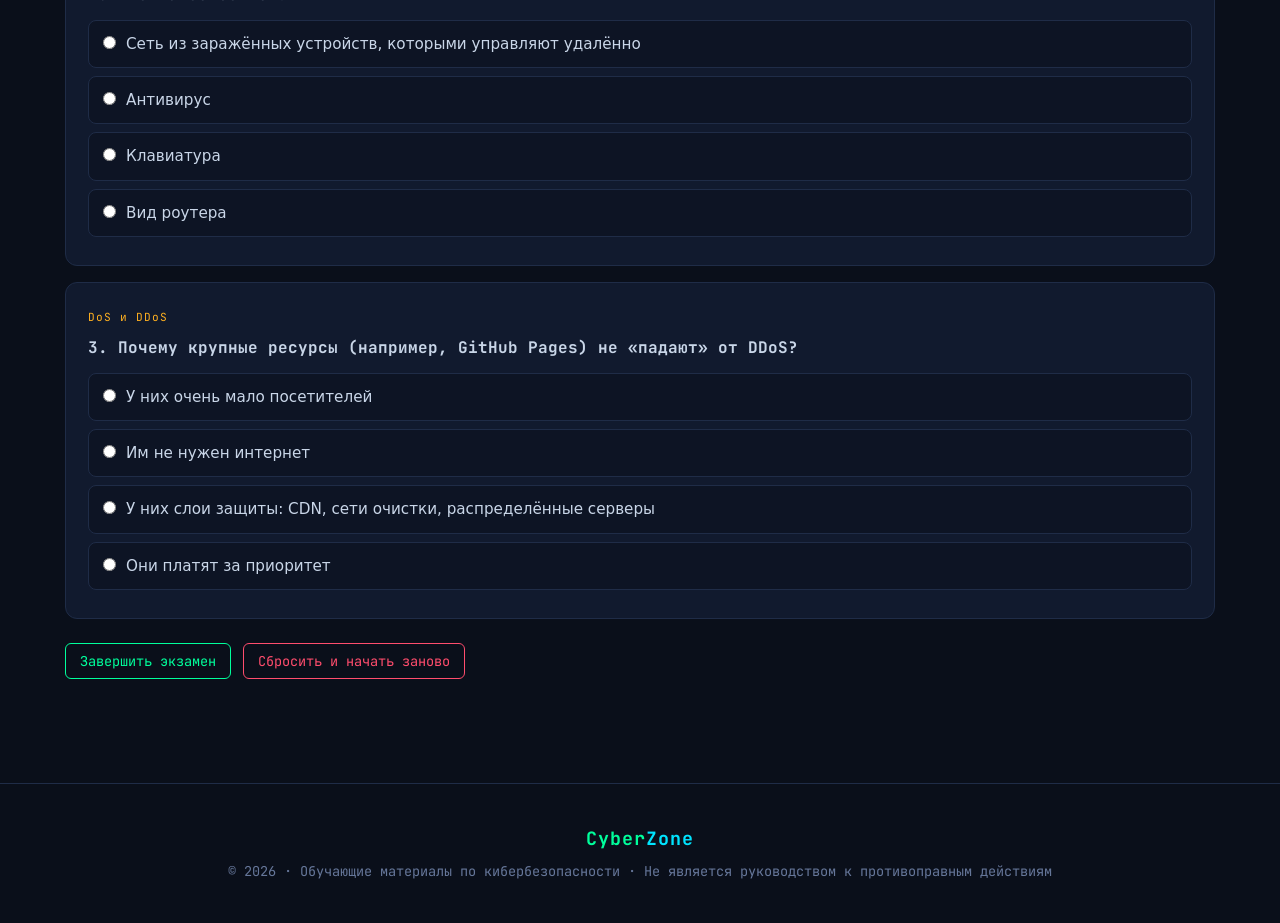
<file: exam.html>
<!DOCTYPE html>
<html lang="ru">
<head>
<meta charset="UTF-8">
<meta name="viewport" content="width=device-width, initial-scale=1.0">
<meta name="description" content="Экзамен по кибербезопасности: вопросы по всем статьям CyberZone с подсчётом баллов и оценкой.">
<title>Экзамен по кибербезопасности — CyberZone</title>
<link rel="stylesheet" href="css/style.css">
<link href="https://fonts.googleapis.com/css2?family=JetBrains+Mono:wght@400;700;800&display=swap" rel="stylesheet">
<style>
  .exam-header{display:flex;align-items:center;justify-content:space-between;flex-wrap:wrap;gap:16px;margin-bottom:20px}
  .exam-score{font-family:var(--mono);font-size:1rem;color:var(--green)}
  .section-title{display:flex;align-items:center;gap:12px;margin:28px 0 4px}
  .q{background:var(--panel);border:1px solid var(--line);border-radius:12px;padding:20px 22px;margin-bottom:16px}
  .q .qtext{font-family:var(--mono);font-size:1rem;font-weight:700;margin-bottom:12px;color:var(--text)}
  .q .qtag{display:inline-block;font-family:var(--mono);font-size:.7rem;color:var(--orange);letter-spacing:1px;margin-bottom:8px}
  .opt{display:block;padding:11px 14px;margin:8px 0;border:1px solid var(--line);border-radius:8px;cursor:pointer;transition:.15s;font-size:.95rem;background:#0d1424;color:var(--text)}
  .opt:hover{border-color:var(--cyan);background:#13203a}
  .opt input{margin-right:10px;accent-color:var(--green);cursor:pointer}
  .opt.correct{border-color:var(--green);background:rgba(0,255,156,.12);color:var(--green)}
  .opt.wrong{border-color:var(--red);background:rgba(255,77,109,.10);color:#ff8fa3}
  .opt.locked{opacity:.55;cursor:default;pointer-events:none}
  .actbar{display:flex;gap:12px;flex-wrap:wrap;align-items:center;margin:24px 0}
  .result{display:none;background:var(--panel);border:1px solid var(--line);border-radius:14px;padding:30px;text-align:center}
  .result .big{font-family:var(--mono);font-size:3rem;font-weight:800;color:var(--green)}
  .result .label{color:var(--muted);margin-top:8px}
  .result.show{display:block}
  .progress{height:10px;background:#0d1424;border:1px solid var(--line);border-radius:6px;overflow:hidden;margin:16px 0}
  .progress i{display:block;height:100%;width:0;background:linear-gradient(90deg,var(--green),var(--cyan));transition:width .3s}
  .per-q{font-family:var(--mono);font-size:.75rem;color:var(--muted)}
</style>
</head>
<body>
<canvas id="matrix"></canvas>
<nav>
  <a href="index.html" class="logo">Cyber<b>Zone</b></a>
  <div class="links">
    <a href="index.html">главная</a>
    <a href="index.html#articles">статьи</a>
    <a href="exam.html"><span style="color:var(--green)">экзамен</span></a>
    <a href="hack-terminal.html">терминал</a>
    <a href="admin.html" class="admin-link">⚙ админ</a>
  </div>
</nav>

<section style="padding-top:110px">
  <div class="wrap">
    <span class="sec-label">// ПРОВЕРЬ СЕБЯ</span>
    <div class="exam-header">
      <div>
        <h1 class="sec-title" style="margin-bottom:6px">Экзамен по кибербезопасности</h1>
        <p style="color:var(--muted);max-width:640px">27 вопросов по всем статьям CyberZone. Отвечай честно, в конце получишь результат: количество баллов и оценку. Вопросы совпадают с тем, что написано в наших статьях.</p>
      </div>
      <div class="exam-score" id="liveScore">Отвечено: 0 / 27 · Баллов: 0</div>
    </div>
    <div class="progress"><i id="progressBar"></i></div>

    <div id="examBox"><!-- вопросы рендерятся скриптом --></div>

    <div class="actbar">
      <button class="btn" onclick="submitExam()">Завершить экзамен</button>
      <button class="btn red" onclick="resetExam()">Сбросить и начать заново</button>
    </div>

    <div class="result" id="resultBox">
      <div style="font-family:var(--mono);color:var(--green);font-size:.8rem;letter-spacing:2px;margin-bottom:10px">РЕЗУЛЬТАТ</div>
      <div class="big" id="resultScore">0 / 27</div>
      <div class="label" id="resultText"></div>
      <div style="margin-top:18px"><a href="index.html#articles"><span class="tag">перечитать статьи →</span></a></div>
    </div>
  </div>
</section>

<footer><span class="logo">Cyber<b>Zone</b></span><br>© 2026 · Обучающие материалы по кибербезопасности · Не является руководством к противоправным действиям</footer>

<script>
// Вопросы по всем статьям. format: [ОТВЕТ-ИНДЕКС, текст, [варианты]]
var examGroups = [
  {art:'Пароли', file:'article-password', qs:[
    [0,'От чего сильнее всего зависит надёжность пароля?',['От длины и случайности','От количества значков и цифр','От того, насколько он «страшный» на вид','От того, что его трудно запомнить']],
    [1,'Что лучше защитит аккаунт при утечке пароля из базы?',['Уникальный пароль на каждый сервис + 2FA','Одинаковый сложный пароль везде','Смена пароля раз в месяц','Секретный вопрос']],
    [2,'Что рекомендуют использовать для хранения всех паролей?',['Менеджер паролей','Написать на стикере','Записную книжку в ящике','Один и тот же пароль везде']]
  ]},
  {art:'Фишинг', file:'article-phishing', qs:[
    [2,'Какой главный признак фишингового письма?',['Оно длинное','Оно приходит ночью','Просьба ввести данные по ссылке под давлением','В нём есть орфографические ошибки']],
    [0,'Что делать, если «банк» требует ввести пароль по ссылке из письма?',['Зайти на сайт банка вручную, самому','Кликать только если письмо срочное','Ответить и подтвердить','Ввести пароль — банк же знает']],
    [1,'Что нельзя сообщать даже «сотруднику банка»?',['Свой номер телефона','SMS-код подтверждения','Имя','Город проживания']]
  ]},
  {art:'VPN', file:'article-vpn', qs:[
    [1,'Что действительно делает VPN?',['Ускоряет интернет в разы','Шифрует соединение и скрывает IP от сайтов','Полностью скрывает тебя от любых служб','Мгновенно лечит вирусы']],
    [0,'Главный недостаток бесплатных VPN-сервисов: они…',['Часто собирают и продают данные пользователей','Всегда сильно замедляют интернет','Не работают на телефонах','Не поддерживают YouTube']],
    [2,'Когда VPN реально полезен?',['Чтобы обойти антивирус','Чтобы создавать пароли','В публичном Wi-Fi и для приватности соединения','Чтобы скачивать игры быстрее']]
  ]},
  {art:'2FA', file:'article-2fa', qs:[
    [2,'Что такое двухфакторная аутентификация (2FA)?',['Два пароля одновременно','Пароль и антивирус','Второй фактор: то, что ты имеешь (телефон, ключ)','Код на два часа']],
    [1,'Самый надёжный вид второго фактора?',['SMS-код','Физический ключ (например, YubiKey)','Кодовое слово','Дата рождения']],
    [0,'С какого аккаунта лучше начать включать 2FA?',['С почты — через неё сбрасывают пароли на всём остальном','С игрового аккаунта','С форума','Со стриминга']]
  ]},
  {art:'Фейковые сайты', file:'article-fakesite', qs:[
    [1,'На что смотреть в первую очередь, чтобы не попасться на фейк?',['На дизайн','На домен в адресной строке','На логотип','На количество разделов']],
    [0,'Какой из адресов НЕ принадлежит настоящему Google?',['google.com.evil-site.ru','google.com','www.google.com','google.ru']],
    [2,'Что делают мошенники, чтобы подделать адрес?',['Увеличивают скорость сайта','Пишут больше текста','Заменяют буквы (go0gle.com) или прячут домен в поддомене','Добавляют восторженные отзывы']]
  ]},
  {art:'Обновления', file:'article-updates', qs:[
    [0,'Для чего на самом деле нужны системные обновления?',['Закрывают уязвимости в коде','Просто раздражают пользователей','Добавляют рекламу','Меняют оформление']],
    [1,'Что происходит, когда патч вышел, а ты его не поставил?',['Ничего','Атакующие начинают искать незакрытые устройства','Интернет отключается','Сайты перестают работать']],
    [2,'Почему нельзя ставить «обновления» по ссылкам из всплывающих окон?',['Они слишком большие','Они меняют тему','Это может быть вредоносная маскировка','Они требуют плату']]
  ]},
  {art:'Доксинг', file:'article-doxxing', qs:[
    [2,'Что такое доксинг?',['Установка вируса','Замедление интернета','Сбор и публикация чужих личных данных без разрешения','Шифрование файлов']],
    [1,'Главный источник данных для доксинга обычно…',['Сверхсекретные взломанные базы','Публичные следы: открытые профили, геометки, никнеймы, утечки','Слухи','Угадывание по лицу']],
    [0,'Первое, что нужно сделать, если тебя начали доксить?',['Сохранить доказательства (скриншоты, ссылки)','Ответить обидчику в переписке','Удалить все данные на телефоне','Менять телефон']]
  ]},
  {art:'Браузеры · Tor · VPN', file:'article-browsers', qs:[
    [2,'Что скрывает Tor Browser от сайта?',['Скорость соединения','Логин и пароль','Ваш IP-адрес и местоположение','Содержимое сообщений']],
    [0,'Чего НЕ гарантирует даже «Tor + платный VPN»?',['Полную анонимность при уже утёкших данных и единой почте','Шифрование соединения','Скрытие IP от сайтов','Скрытие факта использования Tor']],
    [1,'Что у VPN-провайдера — главное узкое место доверия?',['Цена','Он видит весь твой трафик, даже если обещает «нет логов»','Скорость','Нельзя включить на телефоне']]
  ]},
  {art:'DoS и DDoS', file:'article-ddos', qs:[
    [1,'Чем DDoS отличается от DoS?',['Скоростью атаки','DDoS идёт с тысяч разных машин сразу, DoS — с одного источника','Типом уязвимости','Длительностью']],
    [0,'Что такое ботнет?',['Сеть из заражённых устройств, которыми управляют удалённо','Антивирус','Клавиатура','Вид роутера']],
    [2,'Почему крупные ресурсы (например, GitHub Pages) не «падают» от DDoS?',['У них очень мало посетителей','Им не нужен интернет','У них слои защиты: CDN, сети очистки, распределённые серверы','Они платят за приоритет']]
  ]}
];

var answered = {};
var box = document.getElementById('examBox');
var total = 0;
examGroups.forEach(function(g){ total += g.qs.length; });

function render(){
  box.innerHTML = '';
  examGroups.forEach(function(g, gi){
    box.innerHTML += '<div class="section-title"><a href="'+g.file+'.html"><span class="tag">'+g.art+'</span></a></div>';
    g.qs.forEach(function(q, qi){
      var id = gi+'-'+qi;
      var opts = q[2].map(function(o, oi){
        var cls = '';
        if(answered[id] !== undefined){
          if(oi === q[0]) cls += 'correct';
          else if(oi === answered[id]) cls += ' wrong';
          cls += ' locked';
        }
        return '<label class="opt '+cls.trim()+'"><input type="radio" name="q_'+id+'" value="'+oi+'" onchange="pick(\''+id+'\','+oi+')" '+((answered[id]!==undefined)?'disabled':'')+'><span>'+o+'</span></label>';
      }).join('');
      box.innerHTML += '<div class="q"><div class="qtag">'+g.art+'</div><div class="qtext">'+(qi+1)+'. '+q[1]+'</div>'+opts+'</div>';
    });
  });
}
function pick(id, val){
  answered[id] = val;
  updateScore();
  render();
}
function updateScore(){
  var done = Object.keys(answered).length;
  var score = 0;
  examGroups.forEach(function(g, gi){ g.qs.forEach(function(q, qi){ var id=gi+'-'+qi; if(answered[id]===q[0]) score++; }); });
  document.getElementById('liveScore').textContent = 'Отвечено: '+done+' / '+total+' · Баллов: '+score;
  document.getElementById('progressBar').style.width = Math.round(done/total*100)+'%';
}
function submitExam(){
  var done = Object.keys(answered).length;
  if(done < total){
    if(!confirm('Ответить ещё на '+(total-done)+' вопросов? Экзамен завершится с текущими ответами.')) return;
  }
  var score = 0;
  examGroups.forEach(function(g, gi){ g.qs.forEach(function(q, qi){ var id=gi+'-'+qi; if(answered[id]===q[0]) score++; }); });
  var boxEl = document.getElementById('resultBox');
  boxEl.classList.add('show');
  document.getElementById('resultScore').textContent = score+' / '+total;
  var pct = score/total;
  var txt = pct>=0.9?'Отлично! Ты усвоил материал — настоящий кибергражданин. 🏆'
          :pct>=0.7?'Хорошо! Но есть пара слабых мест — перечитай статьи по ошибкам. 👍'
          :pct>=0.5?'Неплохо, но база хромает. Загляни в статьи ещё раз. 📖'
          :'Пока слабовато. Рекомендую перечитать материалы от начала до конца. 🔄';
  document.getElementById('resultText').textContent = txt;
  document.getElementById('resultBox').scrollIntoView({behavior:'smooth'});
}
function resetExam(){
  answered = {};
  document.getElementById('resultBox').classList.remove('show');
  updateScore();
  render();
}
render();
</script>
<script src="js/main.js"></script>
<div id="authOverlay"></div>
</body>
</html>
</file>
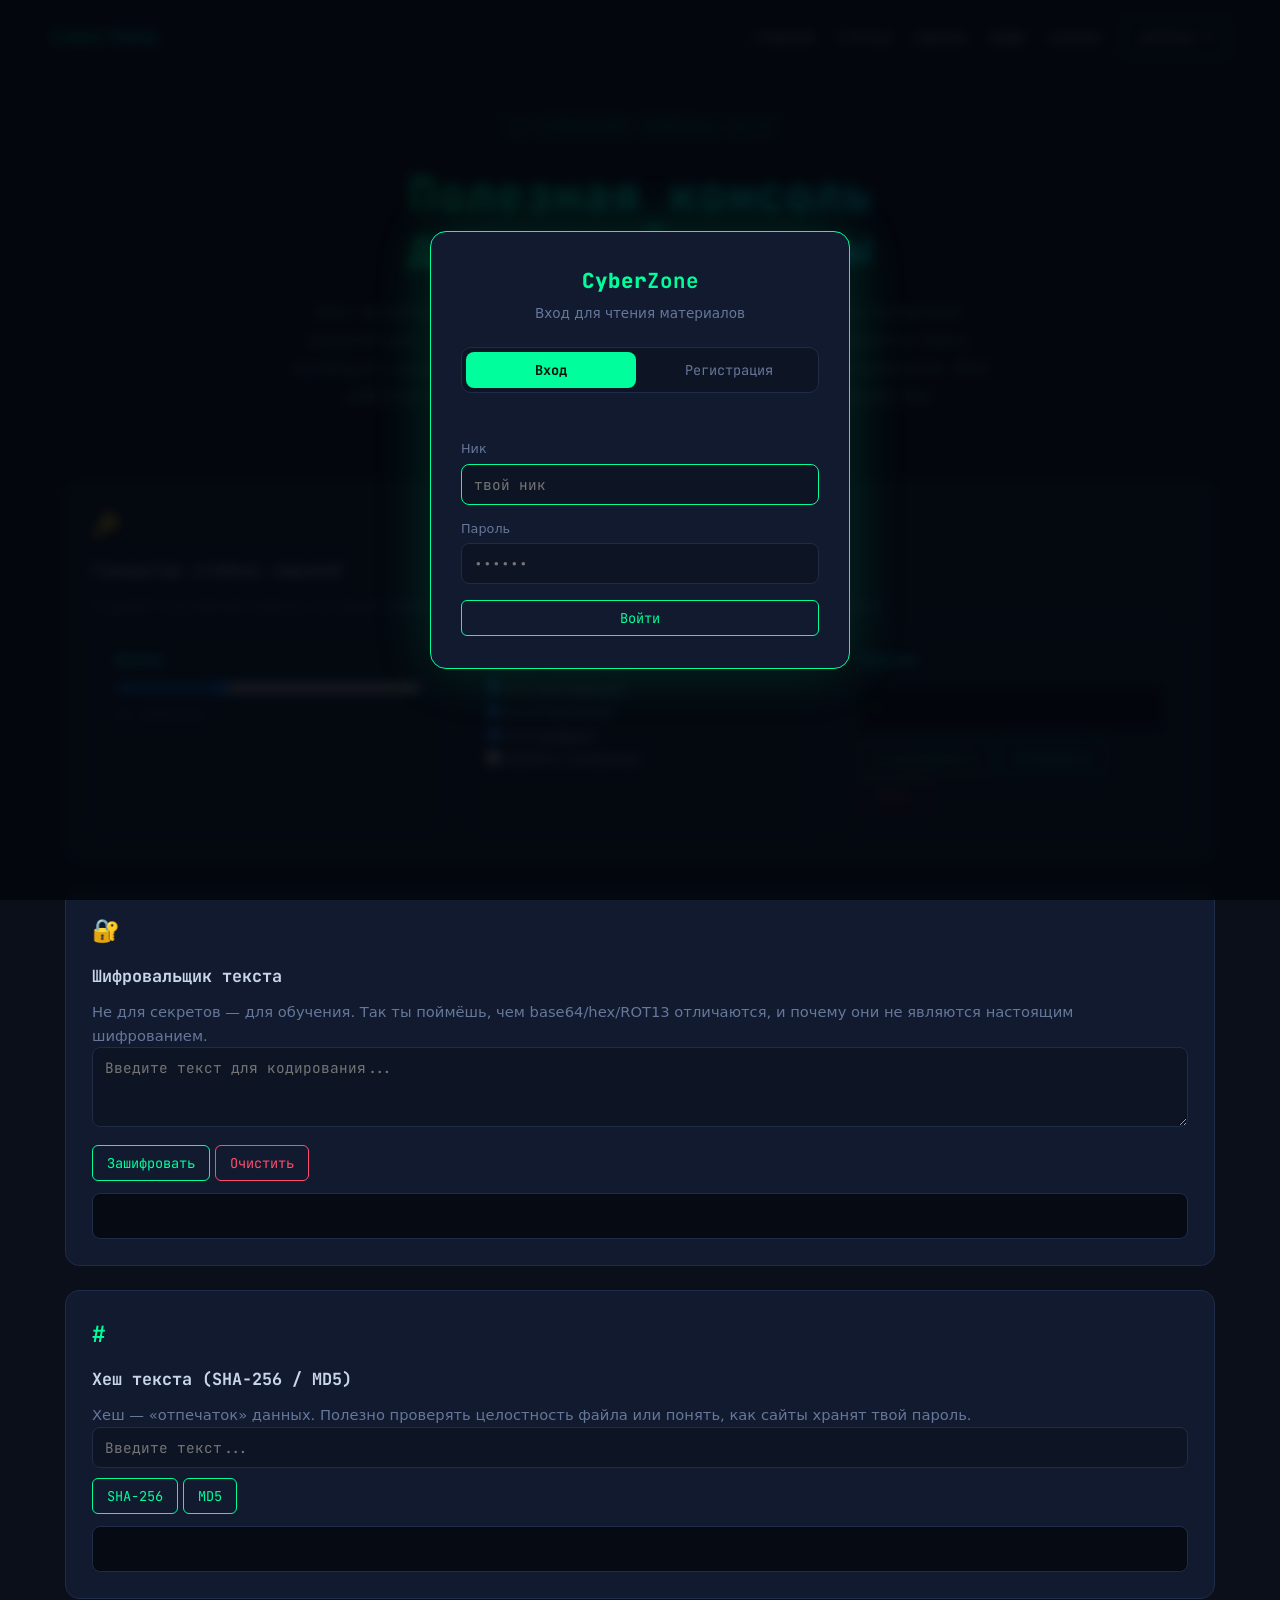
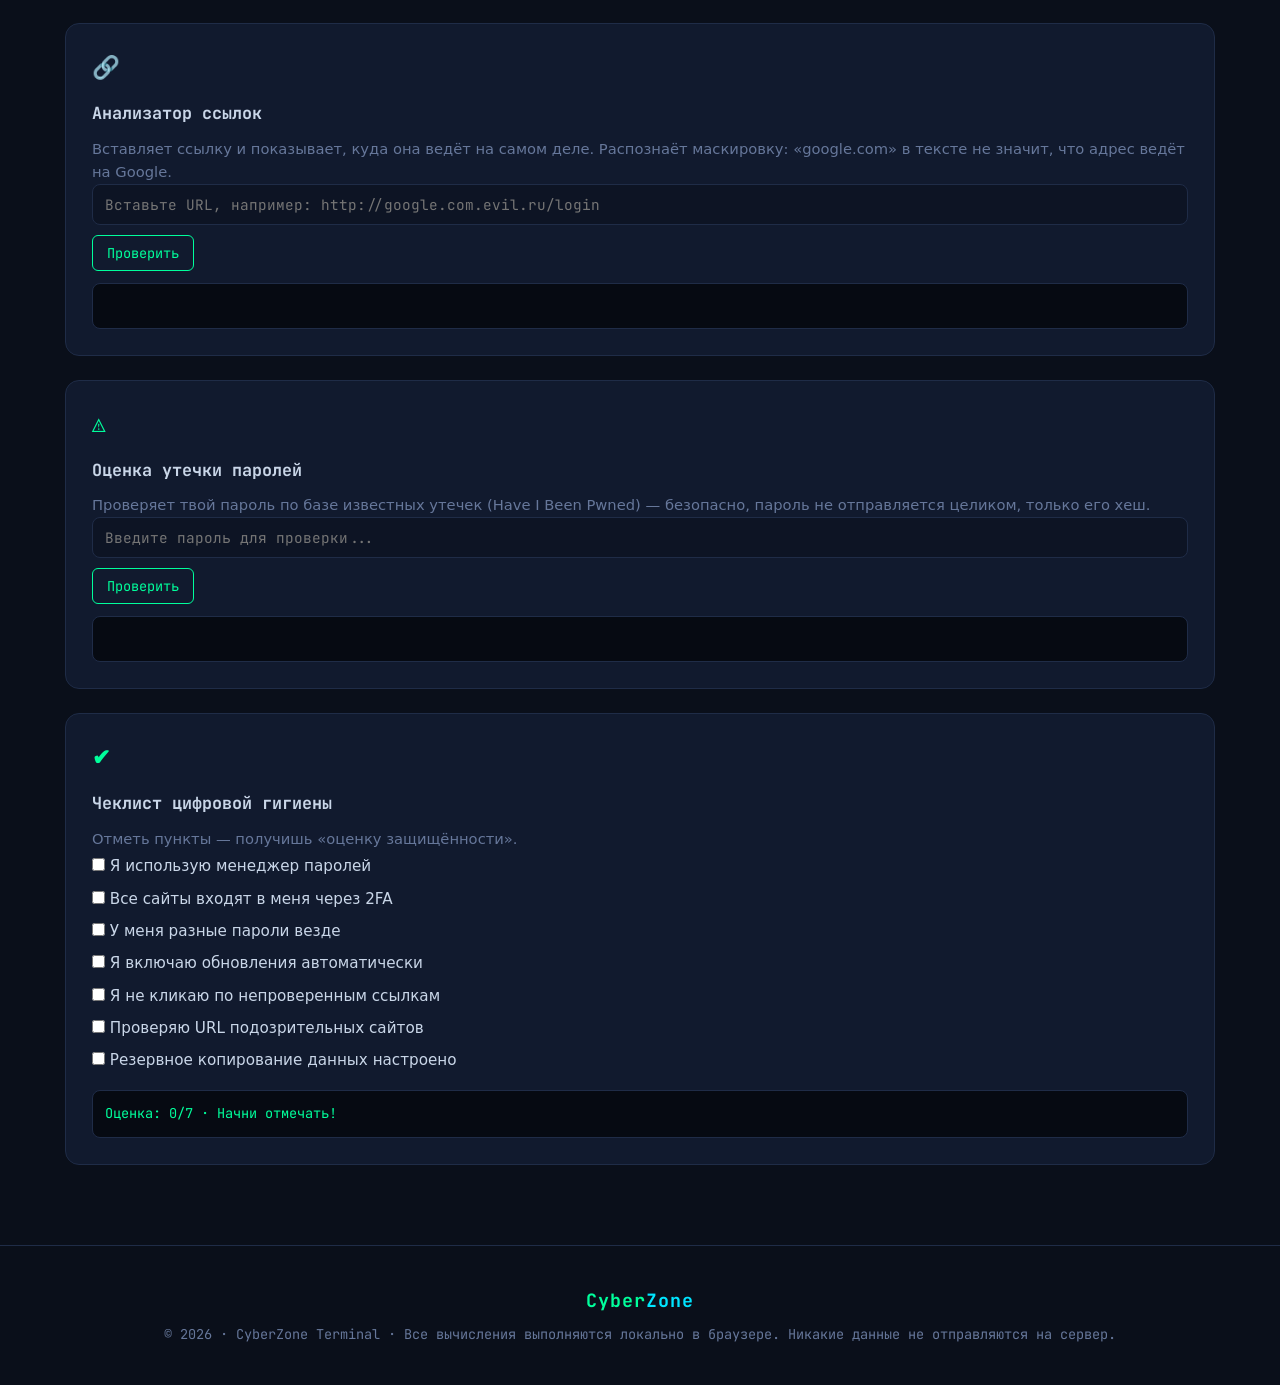
<file: hack-terminal.html>
<!DOCTYPE html>
<html lang="ru">
<head>
<meta charset="UTF-8">
<meta name="viewport" content="width=device-width, initial-scale=1.0">
<meta name="description" content="CyberZone Terminal — консоль с полезными инструментами защиты: генератор паролей, шифратор, проверка ссылок, оценка утечек.">
<title>CyberZone Terminal — инструменты защиты</title>
<link rel="stylesheet" href="css/style.css">
<link href="https://fonts.googleapis.com/css2?family=JetBrains+Mono:wght@400;700;800&display=swap" rel="stylesheet">
</head>
<body>
<canvas id="matrix"></canvas>

<nav>
  <a href="index.html" class="logo">Cyber<b>Zone</b></a>
  <div class="links">
    <a href="index.html">главная</a>
    <a href="index.html#articles">статьи</a>
    <a href="#password" data-scroll>пароли</a>
    <a href="#cipher">шифр</a>
    <a href="#links">ссылки</a>
    <a href="admin.html" class="admin-link">⚙ админ</a>
    <a href="https://github.com" target="_blank" rel="noopener" class="gh-btn">github ↗</a>
  </div>
</nav>

<header class="hero" style="min-height:auto;padding:110px 5% 50px">
  <span class="badge">// CYBERZONE TERMINAL v1.0</span>
  <h1 style="font-size:clamp(1.8rem,4vw,3rem)">Полезная консоль<br>для твоей защиты</h1>
  <p class="sub" style="max-width:700px">Без «взлома всего» и магии из фильмов. Эти инструменты помогают защититься: создать настоящий пароль, понять, как шифруется текст, проверить подозрительную ссылку и провести аудит своих привычек. Всё работает в браузере — данные не уходят с твоего устройства.</p>
</header>

<section style="padding-top:20px">
  <div class="wrap">

    <!-- Генератор паролей -->
    <div class="card" id="password" style="margin-bottom:24px">
      <span class="icon">🔑</span>
      <h3>Генератор стойких паролей</h3>
      <p>Создаёт случайный пароль, который невозможно угадать перебором. Отметь зелёные — надёжные.</p>
      <div class="terms-wrap" style="margin-top:6px">
        <div class="tool-card">
          <h3>Длина</h3>
          <input type="range" id="pwLen" min="8" max="32" value="16" style="width:100%">
          <div style="font-family:var(--mono);font-size:.8rem;color:var(--muted)"><span id="pwLenVal">16</span> символов</div>
        </div>
        <div class="tool-card">
          <h3>Набор символов</h3>
          <label style="display:block;font-size:.9rem"><input type="checkbox" id="pwUpper" checked> A-Z (заглавные)</label>
          <label style="display:block;font-size:.9rem"><input type="checkbox" id="pwLower" checked> a-z (строчные)</label>
          <label style="display:block;font-size:.9rem"><input type="checkbox" id="pwNum" checked> 0-9 (цифры)</label>
          <label style="display:block;font-size:.9rem"><input type="checkbox" id="pwSym"> !@#$% (символы)</label>
        </div>
        <div class="tool-card">
          <h3>Пароль</h3>
          <div class="output" id="pwOut">—</div>
          <div style="font-size:.8rem;color:var(--muted)" id="pwEntropy"></div>
          <button class="btn" onclick="genPassword()" style="margin-top:8px">Сгенерировать</button>
          <button class="btn cyan" onclick="copyText('pwOut')">Копировать</button>
          <button class="btn red" onclick="pwOut.innerHTML='—';pwEntropy.textContent=''">Сброс</button>
        </div>
      </div>
    </div>

    <!-- Шифровальщик -->
    <div class="card" id="cipher" style="margin-bottom:24px">
      <span class="icon">🔐</span>
      <h3>Шифровальщик текста</h3>
      <p>Не для секретов — для обучения. Так ты поймёшь, чем base64/hex/ROT13 отличаются, и почему они не являются настоящим шифрованием.</p>
      <textarea id="cipherInput" class="field" placeholder="Введите текст для кодирования..."></textarea>
      <button class="btn" onclick="encodeText()">Зашифровать</button>
      <button class="btn red" onclick="document.getElementById('cipherOut').innerHTML=''">Очистить</button>
      <div class="output" id="cipherOut"></div>
    </div>

    <!-- Генератор hash -->
    <div class="card" id="hash" style="margin-bottom:24px">
      <span class="icon">#</span>
      <h3>Хеш текста (SHA-256 / MD5)</h3>
      <p>Хеш — «отпечаток» данных. Полезно проверять целостность файла или понять, как сайты хранят твой пароль.</p>
      <input id="hashInput" class="field" placeholder="Введите текст...">
      <button class="btn" onclick="genHash('SHA-256')">SHA-256</button>
      <button class="btn" onclick="genHash('MD5')">MD5</button>
      <div class="output" id="hashOut"></div>
    </div>

    <!-- Проверка ссылок -->
    <div class="card" id="links" style="margin-bottom:24px">
      <span class="icon">🔗</span>
      <h3>Анализатор ссылок</h3>
      <p>Вставляет ссылку и показывает, куда она ведёт на самом деле. Распознаёт маскировку: «google.com» в тексте не значит, что адрес ведёт на Google.</p>
      <input id="linkInput" class="field" placeholder="Вставьте URL, например: http://google.com.evil.ru/login">
      <button class="btn" onclick="checkLink()">Проверить</button>
      <div class="output" id="linkOut"></div>
    </div>

    <!-- Оценка утечки -->
    <div class="card" id="leak" style="margin-bottom:24px">
      <span class="icon">⚠</span>
      <h3>Оценка утечки паролей</h3>
      <p>Проверяет твой пароль по базе известных утечек (Have I Been Pwned) — безопасно, пароль не отправляется целиком, только его хеш.</p>
      <input id="leakPass" class="field" type="password" placeholder="Введите пароль для проверки...">
      <button class="btn" onclick="checkLeak()">Проверить</button>
      <div class="output" id="leakOut"></div>
    </div>

    <!-- Чеклист -->
    <div class="card" id="checklist">
      <span class="icon">✔</span>
      <h3>Чеклист цифровой гигиены</h3>
      <p>Отметь пункты — получишь «оценку защищённости».</p>
      <div id="checks">
        <label style="display:block;font-size:.95rem;padding:4px 0"><input type="checkbox" class="chk" onchange="checklistScore(this)"> Я использую менеджер паролей</label>
        <label style="display:block;font-size:.95rem;padding:4px 0"><input type="checkbox" class="chk" onchange="checklistScore(this)"> Все сайты входят в меня через 2FA</label>
        <label style="display:block;font-size:.95rem;padding:4px 0"><input type="checkbox" class="chk" onchange="checklistScore(this)"> У меня разные пароли везде</label>
        <label style="display:block;font-size:.95rem;padding:4px 0"><input type="checkbox" class="chk" onchange="checklistScore(this)"> Я включаю обновления автоматически</label>
        <label style="display:block;font-size:.95rem;padding:4px 0"><input type="checkbox" class="chk" onchange="checklistScore(this)"> Я не кликаю по непроверенным ссылкам</label>
        <label style="display:block;font-size:.95rem;padding:4px 0"><input type="checkbox" class="chk" onchange="checklistScore(this)"> Проверяю URL подозрительных сайтов</label>
        <label style="display:block;font-size:.95rem;padding:4px 0"><input type="checkbox" class="chk" onchange="checklistScore(this)"> Резервное копирование данных настроено</label>
      </div>
      <div class="output" id="chkOut" style="margin-top:14px">Оценка: 0/7 · Начни отмечать!</div>
    </div>

  </div>
</section>

<footer>
  <span class="logo">Cyber<b>Zone</b></span><br>
  © 2026 · CyberZone Terminal · Все вычисления выполняются локально в браузере. Никакие данные не отправляются на сервер.
</footer>

<!-- Подключаем хеш-функции (чистый JS, без библиотек) -->
<script src="js/sha256.js"></script>
<script src="js/md5.js"></script>
<script>
/* ===== Генератор паролей ===== */
var pwLenInput=document.getElementById('pwLen');
pwLenInput.addEventListener('input',function(){document.getElementById('pwLenVal').textContent=pwLenInput.value;});
function genPassword(){
  var len=+pwLenInput.value;
  var upper='ABCDEFGHIJKLMNOPQRSTUVWXYZ',lower='abcdefghijklmnopqrstuvwxyz',num='0123456789',sym='!@#$%^&*()-_=+[]{};:,.?';
  var sets=[];
  if(document.getElementById('pwUpper').checked) sets.push(upper);
  if(document.getElementById('pwLower').checked) sets.push(lower);
  if(document.getElementById('pwNum').checked) sets.push(num);
  if(document.getElementById('pwSym').checked) sets.push(sym);
  if(!sets.length){document.getElementById('pwErr').innerHTML='<span class="err">Выбери хотя бы один набор символов</span>';return;}
  var all=sets.join(''),pw='';
  // гарантируем по одному символу из каждого выбранного набора
  sets.forEach(function(s){pw+=s[Math.floor(Math.random()*s.length)];});
  for(var i=pw.length;i<len;i++) pw+=all[Math.floor(Math.random()*all.length)];
  // тасуем, чтобы порядок не был предсказуем
  pw=pw.split('').sort(function(){return Math.random()-0.5;}).join('');
  var entropy=Math.round(len*Math.log2(all.length));
  var out=document.getElementById('pwOut');
  out.innerHTML='<span style="font-size:1.1rem;letter-spacing:1px">'+pw+'</span>';
  var ent=document.getElementById('pwEntropy');
  ent.textContent='Энтропия: ~'+entropy+' бит — '+((entropy>=60)?'🔒 отлично':((entropy>=40)?'⚠ нормально, но можно длиннее':'⛔ слабый'));
}
function copyText(id){
  var el=document.getElementById(id);
  var text=el.textContent.replace('—','').trim();
  if(!text) return;
  if(navigator.clipboard){navigator.clipboard.writeText(text);}
  el.textContent='Скопировано ✓';
  setTimeout(function(){el.innerHTML=text||'—';},1200);
}

/* ===== Шифровальщик ===== */
function encodeText(){
  var txt=document.getElementById('cipherInput').value;
  if(!txt){document.getElementById('cipherOut').innerHTML='<span class="err">Введи текст.</span>';return;}
  var b64=btoa(unescape(encodeURIComponent(txt)));
  var hex='';
  for(var i=0;i<txt.length;i++) hex+=txt.charCodeAt(i).toString(16).padStart(2,'0');
  var rot13=txt.replace(/[a-zA-Z]/g,function(c){
    return String.fromCharCode( (c<='Z'?90:122)>=(c=c.charCodeAt(0)+13) ? c : c-26 );
  });
  var out=document.getElementById('cipherOut');
  out.innerHTML='<b style="color:var(--cyan)">base64:</b> '+b64+'<br><b style="color:var(--cyan)">hex:</b> '+hex+'<br><b style="color:var(--cyan)">ROT13:</b> '+rot13+
  '<div style="margin-top:8px;color:var(--muted);font-size:.75rem">⚠ Это обучающие кодировки, не настоящий шифр: их может расшифровать кто угодно за секунды.</div>';
}

/* ===== Хеш-логика ===== */
function genHash(algo){
  var txt=document.getElementById('hashInput').value;
  if(!txt){document.getElementById('hashOut').innerHTML='<span class="err">Введи текст.</span>';return;}
  var res = (algo==='SHA-256') ? sha256(txt) : md5(txt);
  document.getElementById('hashOut').innerHTML='<b style="color:var(--cyan)">'+algo+':</b> '+res;
}

/* ===== Проверка ссылок ===== */
// ===== База официальных доменов популярных сервисов (Россия) =====
// Каждая запись — домен второго уровня (или имени). Поддомены этих доменов
// считаются законными, если суффикс совпадает (например maps.google.com — ок,
// а google.com.evil.ru — НЕТ, потому что настоящий домен тут evil.ru).
var OFFICIAL_DOMAINS={
  // Соцсети и мессенджеры
  'vk.com':'ВКонтакте','vk.ru':'ВКонтакте','mail.ru':'Почта Mail.ru','ok.ru':'Одноклассники',
  'telegram.org':'Telegram','t.me':'Telegram','telegram.me':'Telegram','whatsapp.com':'WhatsApp',
  'discord.com':'Discord','discord.gg':'Discord','signal.org':'Signal','viber.com':'Viber',
  'wechat.com':'WeChat','skype.com':'Skype','icq.com':'ICQ','element.io':'Element/Matrix',
  // Поисковики и глобальные
  'google.com':'Google','google.ru':'Google','yandex.ru':'Яндекс','yandex.com':'Яндекс','ya.ru':'Яндекс',
  'bing.com':'Bing','duckduckgo.com':'DuckDuckGo',
  // Видео и музыка
  'youtube.com':'YouTube','youtu.be':'YouTube','rutube.ru':'Rutube','vkvideo.ru':'VK Видео',
  'tiktok.com':'TikTok','spotify.com':'Spotify','music.yandex.ru':'Яндекс Музыка','zvuk.com':'Звук',
  'apple.com':'Apple','music.apple.com':'Apple Music',
  // Игры и стриминг
  'twitch.tv':'Twitch','steampowered.com':'Steam','steamcommunity.com':'Steam','epicgames.com':'Epic Games',
  'xbox.com':'Xbox','playstation.com':'PlayStation','wildberries.ru':'Wildberries','ozon.ru':'Ozon',
  // Финансы и банки (Россия)
  'sberbank.ru':'Сбербанк','sber.ru':'Сбер','vtb.ru':'ВТБ','alfabank.ru':'Альфа-Банк','tinkoff.ru':'Тинькофф',
  'gazprombank.ru':'Газпромбанк','raiffeisen.ru':'Райффайзен','otpbank.ru':'ОТП Банк','psbank.ru':'ПСБ',
  'rshb.ru':'Россельхозбанк','postbank.ru':'Почта Банк','qiwi.com':'QIWI','webmoney.ru':'Webmoney',
  'banki.ru':'Банки.ру',
  // Госуслуги и сервисы
  'gosuslugi.ru':'Госуслуги','nalog.gov.ru':'ФНС России','kremlin.ru':'Кремль','gosuslugi.ru':'Госуслуги',
  'zdrav.expert':'ЗДРАВ','avito.ru':'Авито','hh.ru':'hh.ru','superjob.ru':'Superjob','drom.ru':'Drom',
  // VPN и мессенджеры (легальные приложения)
  'nordvpn.com':'NordVPN','expressvpn.com':'ExpressVPN','mullvad.net':'Mullvad','hidemy.name':'HideMyAss',
  'windscribe.com':'Windscribe','protonvpn.com':'Proton VPN','1password.com':'1Password',
  'clamav.net':'ClamAV',
  // Облака и разработка
  'github.com':'GitHub','gitlab.com':'GitLab','dropbox.com':'Dropbox','onedrive.com':'OneDrive',
  'mega.nz':'MEGA','yadi.sk':'Яндекс.Диск','cloud.mail.ru':'Облако Mail.ru','googleusercontent.com':'Google',
  'notion.so':'Notion','trello.com':'Trello',
  // ОС и браузеры
  'microsoft.com':'Microsoft','windows.com':'Windows','linux.org':'Linux','ubuntu.com':'Ubuntu',
  'mozilla.org':'Mozilla','firefox.com':'Firefox','opera.com':'Opera','brave.com':'Brave',
  'chromium.org':'Chromium','torproject.org':'Tor Project'
};
var OFFICIAL_SUBFIXES=['yandex.ru','google.com','google.ru','mail.ru','vk.com','ok.ru','t.me','github.com'];
function getOfficialName(host){
  host=host.toLowerCase().replace(/^www\./,'');
  // точное совпадение домена
  if(OFFICIAL_DOMAINS[host]) return OFFICIAL_DOMAINS[host];
  // поддомен официального домена: maps.google.com → google.com
  var parts=host.split('.');
  for(var i=0;i<parts.length-1;i++){
    var seg=parts.slice(i).join('.');
    if(OFFICIAL_DOMAINS[seg] && OFFICIAL_SUBFIXES.indexOf(seg)!==-1) return OFFICIAL_DOMAINS[seg];
  }
  return null;
}
function checkLink(){
  var url=document.getElementById('linkInput').value.trim();
  var out=document.getElementById('linkOut');
  if(!url){out.innerHTML='<span class="err">Вставь ссылку.</span>';return;}
  var flags=[];
  var host='';
  try{
    var u=new URL(url.startsWith('www.')?'http://'+url:(url.indexOf('://')===-1?'http://'+url:url));
    host=u.hostname;
  }catch(e){out.innerHTML='<span class="err">Не могу разобрать ссылку.</span>';return;}
  var parts=host.split('.');
  var tld=parts[parts.length-1].toLowerCase();
  var interesting=['.tk','.ml','.ga','.cf','.gq','.xyz','.top','.icu','.cc','.info','.club','.work','.live','.online','.site','.buzz'];
  // смотрим, официальный ли это домен
  var official=getOfficialName(host);
  if(official){
    if(interesting.indexOf('.'+tld)!==-1) flags.push('⚠ домен официальный ('+official+'), но TLD .'+tld+' выглядит подозрительно — проверь внимательно');
    // даже на официальном домене слова-маркеры в пути могут быть подменой страницы
    var suspicious=['login','account','verify','security','confirm','update','password','signin','wallet','crypto','bonus'];
    suspicious.forEach(function(s){ if(url.toLowerCase().indexOf(s)!==-1) flags.push('⚠ слово «'+s+'» во адресе — настоящий '+official+' обычно не просит этого по ссылке'); });
    if(flags.length===0) flags.push('✓ Этот адрес принадлежит официальному сервису: <b style="color:var(--green)">'+official+'</b>. Настоящий домен — '+host+'. Маскировки нет.');
  } else {
    if(interesting.indexOf('.'+tld)!==-1) flags.push('⚠ подозрительный домен (TDL: .'+tld+')');
    if(parts.length>=3) flags.push('⚠ поддомен: возможно, маскировка настоящего домена');
    var susp2=['login','account','verify','security','confirm','update','password','signin','wallet','crypto','bonus','free'];
    susp2.forEach(function(s){ if(url.toLowerCase().indexOf(s)!==-1) flags.push('⚠ содержит слово «'+s+'» — общие признаки фишинга'); });
    if(flags.length===0) flags.push('✓ ничего подозрительного не очевидно. Но всегда проверяй URL в адресной строке.');
  }
  out.innerHTML='<b style="color:var(--cyan)">Хост:</b> '+host+'<br>'+flags.join('<br>')+
    '<div style="margin-top:8px;color:var(--muted);font-size:.75rem">Единственный надёжный способ — смотреть на ДОМЕН (например, google.com), а не на текст ссылки.</div>';
}

/* ===== Проверка утечки ===== */
async function checkLeak(){
  var pw=document.getElementById('leakPass').value;
  var out=document.getElementById('leakOut');
  if(!pw){out.innerHTML='<span class="err">Введи пароль.</span>';return;}
  out.innerHTML='<span style="color:var(--muted)">Проверяю через API Have I Been Pwned... это может занять несколько секунд.</span>';
  // SHA-1 по первым 5 символам — принцип k-anonymity
  var sha1='';
  try{
    sha1=await sha1hex(pw);
  }catch(e){out.innerHTML='<span class="err">Не могу вычислить хеш в этом браузере.</span>';return;}
  var prefix=sha1.slice(0,5).toUpperCase();
  try{
    var resp=await fetch('https://api.pwnedpasswords.com/range/'+prefix);
    var text=await resp.text();
    var suffix=sha1.slice(5).toUpperCase();
    var found=false;
    text.split('\n').forEach(function(line){
      var parts=line.split(':');
      if(parts[0]===suffix){ found=true; out.innerHTML='<span class="err">⚠ Пароль УТЁК в сети! Встречается '+parts[1].trim()+' раз.</span> <b>Немедленно смени его.</b>'; }
    });
    if(!found){ out.innerHTML='<span class="ok" style="color:var(--green)">✓ По базам известных утечек этот пароль не найден. Это хорошо, но длинный случайный пароль всё равно надёжнее.</span>'; }
  }catch(e){
    out.innerHTML='<span class="err">Не удалось подключиться к API (возможно, нет интернета). Попробуй позже.</span>';
  }
}
async function sha1hex(str){
  // SHA-1 через Web Crypto API
  var buf=await crypto.subtle.digest('SHA-1',new TextEncoder().encode(str));
  return Array.from(new Uint8Array(buf)).map(b=>b.toString(16).padStart(2,'0')).join('');
}

/* ===== Чеклист ===== */
function checklistScore(){
  var checked=document.querySelectorAll('.chk:checked').length;
  var total=document.querySelectorAll('.chk').length;
  var rating= checked>=6?'🚀 Отлично! Ты в топ-5% пользователей.'
             :checked>=4?'👍 Неплохо, но есть куда расти.':
             checked>=2?'😐 Начало положено. Защищайся дальше.'
             :'⛔ Очень опасно. Начни хотя бы с менеджера паролей.';
  document.getElementById('chkOut').innerHTML='Оценка: '+checked+'/'+total+' · '+rating;
}
</script>
<script src="js/main.js"></script>
<div id="authOverlay"></div>
</body>
</html>
</file>
<file: css/style.css>
:root{
  --bg:#0a0f1a;
  --bg2:#0d1424;
  --panel:#111a2e;
  --panel2:#16203a;
  --green:#00ff9c;
  --green-dim:#00b56c;
  --cyan:#00e5ff;
  --red:#ff4d6d;
  --orange:#ffb020;
  --text:#c9d6e8;
  --muted:#66779a;
  --line:#1f2c47;
  --mono:"JetBrains Mono","Consolas","Courier New",monospace;
  --sans:"Inter","Segoe UI",system-ui,sans-serif;
}
*{box-sizing:border-box;margin:0;padding:0}
html{scroll-behavior:smooth}
body{
  background:var(--bg);
  color:var(--text);
  font-family:var(--sans);
  line-height:1.6;
  overflow-x:hidden;
}
a{color:var(--cyan);text-decoration:none}
a:hover{text-decoration:underline}
::selection{background:rgba(0,255,156,.25)}
/* фоновый дождь */
#matrix{
  position:fixed;inset:0;z-index:0;
  opacity:.16;pointer-events:none;
}
/* навигация */
nav{
  position:fixed;top:0;left:0;right:0;z-index:50;
  display:flex;align-items:center;justify-content:space-between;
  padding:16px 4%;background:rgba(10,15,26,.85);
  backdrop-filter:blur(10px);border-bottom:1px solid var(--line);
}
.logo{font-family:var(--mono);font-weight:700;font-size:1.15rem;color:var(--green);letter-spacing:1px}
.logo b{color:var(--cyan)}
nav .links{display:flex;gap:22px;align-items:center}
nav .links a{color:var(--text);font-size:.95rem;font-family:var(--mono)}
nav .links a:hover{color:var(--green)}
.gh-btn{
  font-family:var(--mono);font-size:.85rem;
  padding:8px 16px;border:1px solid var(--green);
  color:var(--green);border-radius:6px;
}
.gh-btn:hover{background:rgba(0,255,156,.1);text-decoration:none}
/* герой */
.hero{
  position:relative;z-index:1;min-height:100vh;
  display:flex;flex-direction:column;justify-content:center;align-items:center;
  padding:120px 5% 60px;text-align:center;
}
.badge{
  font-family:var(--mono);font-size:.8rem;letter-spacing:2px;
  color:var(--green);border:1px solid var(--line);
  background:rgba(0,255,156,.05);padding:6px 16px;border-radius:999px;
  margin-bottom:24px;
}
.hero h1{
  font-size:clamp(2.2rem,6vw,4.4rem);
  font-family:var(--mono);
  font-weight:800;line-height:1.1;
  background:linear-gradient(90deg,var(--green),var(--cyan));
  -webkit-background-clip:text;background-clip:text;-webkit-text-fill-color:transparent;
}
.hero p.sub{max-width:640px;margin:24px auto 0;color:var(--muted);font-size:1.1rem}
.terminal-window{
  margin-top:44px;max-width:720px;width:100%;
  background:rgba(13,20,36,.9);border:1px solid var(--line);
  border-radius:12px;overflow:hidden;text-align:left;
  box-shadow:0 0 40px rgba(0,255,156,.08);
}
.tw-bar{
  display:flex;align-items:center;gap:8px;padding:10px 14px;
  background:#0d1424;border-bottom:1px solid var(--line);
}
.tw-bar .dot{width:11px;height:11px;border-radius:50%}
.tw-bar .r{background:#ff5f57}.tw-bar .y{background:#febc2e}.tw-bar .g{background:#28c840}
.tw-bar span.title{margin-left:10px;font-family:var(--mono);font-size:.8rem;color:var(--muted)}
.tw-body{padding:18px 20px;font-family:var(--mono);font-size:.95rem;min-height:120px}
.tw-line{color:var(--muted)}
.tw-prompt{color:var(--green)}
.term-input{
  background:transparent;border:none;outline:none;color:var(--green);
  font-family:var(--mono);font-size:.95rem;width:60%;caret-color:var(--green);
}
/* секции */
section{position:relative;z-index:1;padding:80px 5%}
.wrap{max-width:1150px;margin:0 auto}
.sec-label{font-family:var(--mono);font-size:.8rem;color:var(--green);letter-spacing:3px;text-transform:uppercase}
.sec-title{font-size:clamp(1.6rem,3.5vw,2.4rem);font-family:var(--mono);font-weight:700;margin:10px 0 40px}
.grid{display:grid;gap:24px}
.g2{grid-template-columns:repeat(auto-fit,minmax(280px,1fr))}
.g3{grid-template-columns:repeat(auto-fit,minmax(300px,1fr))}
.card{
  background:var(--panel);border:1px solid var(--line);border-radius:14px;
  padding:26px;transition:.25s;position:relative;overflow:hidden;
}
.card:hover{transform:translateY(-4px);border-color:var(--green);box-shadow:0 10px 40px rgba(0,255,156,.12)}
.card .icon{font-family:var(--mono);color:var(--green);font-size:1.4rem;font-weight:700;display:block;margin-bottom:14px}
.card h3{font-family:var(--mono);font-size:1.05rem;margin-bottom:10px}
.card p{color:var(--muted);font-size:.92rem}
.card .tag{
  display:inline-block;margin-top:14px;font-family:var(--mono);font-size:.72rem;
  color:var(--green);border:1px solid var(--line);padding:3px 10px;border-radius:5px;
}
.card a.sa{color:var(--text)}
.card a.sa:hover{text-decoration:none;color:var(--green)}
/* статьи */
.article-card{position:relative}
.article-card .cat{font-family:var(--mono);font-size:.7rem;letter-spacing:1px;color:var(--orange)}
.article-card .meta{color:var(--muted);font-size:.8rem;margin-top:8px}
/* html-статья */
.art-panel{
  background:var(--panel);border:1px solid var(--line);border-radius:14px;padding:32px;
}
.art-panel h1{font-family:var(--mono);font-size:1.8rem;margin-bottom:8px}
.art-panel .art-meta{color:var(--muted);font-family:var(--mono);font-size:.85rem;margin-bottom:24px}
.art-panel h2{font-family:var(--mono);font-size:1.3rem;color:var(--green);margin:28px 0 12px}
.art-panel p{margin:14px 0;color:var(--text)}
.art-panel ul{margin:12px 0 12px 22px;color:var(--text)}
.art-panel li{margin:6px 0}
.art-panel code{
  background:#0d1424;border:1px solid var(--line);padding:2px 7px;border-radius:4px;
  font-family:var(--mono);font-size:.85em;color:var(--green);
}
.art-panel pre{
  background:#0d1424;border:1px solid var(--line);border-radius:10px;padding:16px;overflow-x:auto;margin:16px 0;
}
.art-panel pre code{background:none;border:none;padding:0;color:var(--text);font-size:.85rem}
.callout{
  border-left:3px solid var(--green);background:rgba(0,255,156,.05);
  padding:14px 18px;border-radius:0 8px 8px 0;margin:20px 0;color:var(--text);
}
.callout.warn{border-color:var(--orange);background:rgba(255,176,32,.05)}
.back{display:inline-block;margin-bottom:20px;font-family:var(--mono)}
/* футер */
footer{
  position:relative;z-index:1;text-align:center;padding:40px 5%;
  border-top:1px solid var(--line);color:var(--muted);font-family:var(--mono);font-size:.85rem;
}
footer .logo{margin-bottom:8px;display:inline-block}
/* terminal page */
.terms-wrap{display:grid;grid-template-columns:repeat(auto-fit,minmax(280px,1fr));gap:20px;margin-top:16px}
.tool-card{background:var(--panel);border:1px solid var(--line);border-radius:12px;padding:22px}
.tool-card h3{font-family:var(--mono);font-size:1rem;margin-bottom:6px;color:var(--cyan)}
.tool-card p{color:var(--muted);font-size:.85rem;margin-bottom:12px}
.btn{
  font-family:var(--mono);font-size:.85rem;padding:8px 14px;border-radius:6px;cursor:pointer;
  border:1px solid var(--green);background:transparent;color:var(--green);
}
.btn:hover{background:rgba(0,255,156,.12)}
.btn.red{border-color:var(--red);color:var(--red)}
.btn.red:hover{background:rgba(255,77,109,.12)}
.btn.cyan{border-color:var(--cyan);color:var(--cyan)}
.btn.cyan:hover{background:rgba(0,229,255,.12)}
.btn.sm{padding:5px 10px;font-size:.75rem}
.field{
  width:100%;background:#0d1424;border:1px solid var(--line);border-radius:8px;
  padding:10px 12px;color:var(--text);font-family:var(--mono);font-size:.9rem;margin-bottom:10px;
}
textarea.field{min-height:80px;resize:vertical}
.field:focus{outline:none;border-color:var(--green)}
.output{
  margin-top:12px;background:#060a12;border:1px solid var(--line);border-radius:8px;
  padding:12px;font-family:var(--mono);font-size:.85rem;color:var(--green);
  min-height:46px;word-break:break-all;white-space:pre-wrap;
}
output .err{color:var(--red)}
/* анимированный статус хака */
.hack-status{display:none}
.hack-progress{margin-top:14px}
.bar{height:8px;background:#0d1424;border-radius:4px;overflow:hidden;border:1px solid var(--line)}
.bar i{display:block;height:100%;width:0%;background:linear-gradient(90deg,var(--green),var(--cyan));transition:width .3s}
/* консольный блок на главной */
#termOut{white-space:pre-wrap}
@media(max-width:640px){
  nav .links{gap:12px}
  nav .links a{font-size:.8rem}
  .gh-btn{display:none}
}
/* ---- окно входа / регистрации ---- */
#authOverlay{
  position:fixed;inset:0;z-index:1000;display:flex;align-items:center;justify-content:center;
  background:rgba(3,6,12,.88);backdrop-filter:blur(6px);
  opacity:0;visibility:hidden;transition:.25s;
}
#authOverlay.show{opacity:1;visibility:visible}
.auth-modal{
  width:min(420px,92vw);background:var(--panel);border:1px solid var(--green);
  border-radius:16px;padding:32px 30px;box-shadow:0 0 60px rgba(0,255,156,.15);
  transform:translateY(10px);transition:.25s;
}
#authOverlay.show .auth-modal{transform:translateY(0)}
.auth-modal .lob{font-family:var(--mono);font-weight:800;font-size:1.3rem;color:var(--green);letter-spacing:1px;text-align:center}
.auth-modal .sub{text-align:center;color:var(--muted);font-size:.85rem;margin:6px 0 22px}
.auth-modal .errline{color:var(--red);font-family:var(--mono);font-size:.8rem;min-height:18px;margin-bottom:8px}
.auth-modal label{display:block;color:var(--muted);font-size:.8rem;margin:10px 0 4px}
.auth-modal .field{margin-bottom:4px}
.auth-tabs{display:flex;gap:8px;margin-bottom:18px;background:#0d1424;border:1px solid var(--line);border-radius:10px;padding:4px}
.auth-tabs button{flex:1;border:none;background:transparent;color:var(--muted);font-family:var(--mono);font-size:.85rem;padding:9px;border-radius:8px;cursor:pointer}
.auth-tabs button.on{background:var(--green);color:#03120a;font-weight:700}
.auth-hint{text-align:center;margin-top:16px;font-size:.75rem;color:var(--muted)}
.auth-hint span{cursor:pointer;color:var(--cyan)}
/* ---- вкладка админа в меню ---- */
nav .links a.admin-link{display:none;color:var(--green);border:1px solid var(--green);border-radius:5px;padding:5px 10px}
:root.has-admin nav .links a.admin-link{display:inline-block}
.btn.block{width:100%;margin-top:12px}
.user-chip{display:none;font-family:var(--mono);font-size:.8rem;color:var(--cyan);margin-right:6px}
:root.has-admin .user-chip{display:inline-block}
</file>
